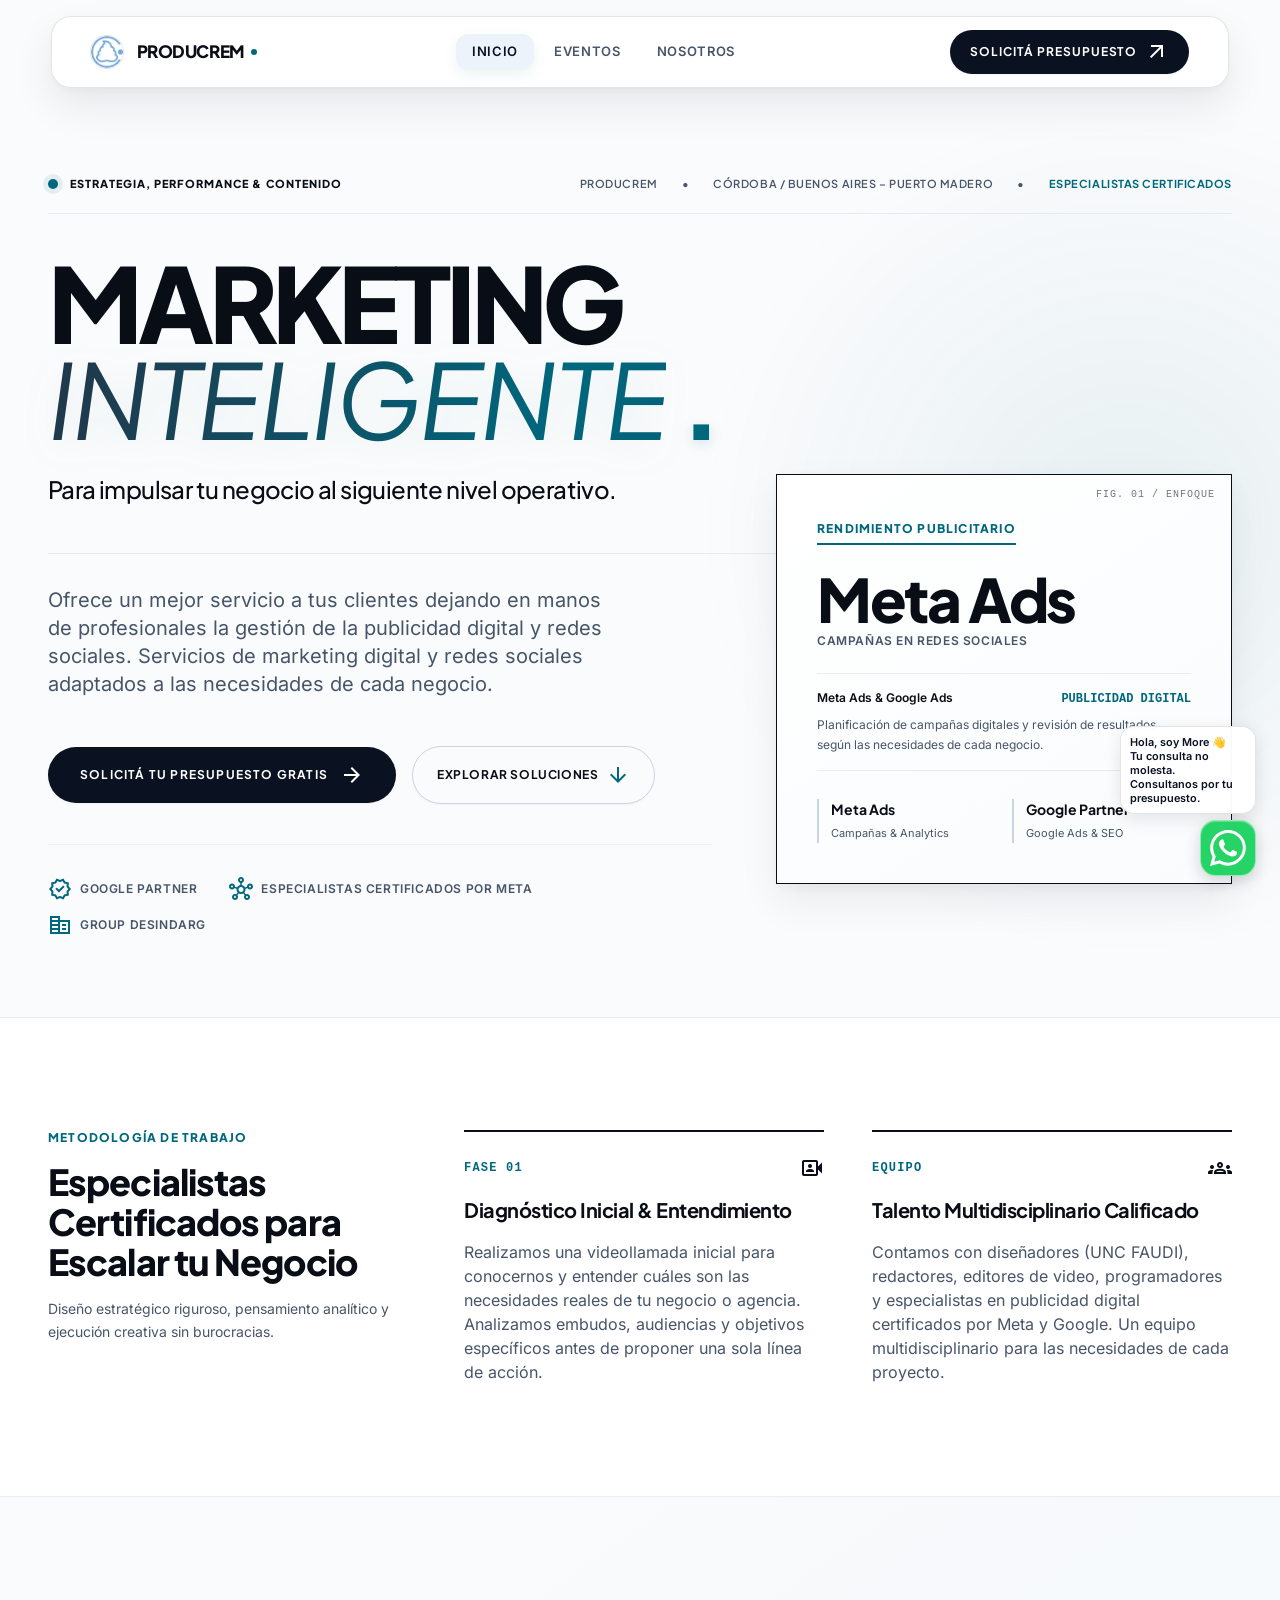
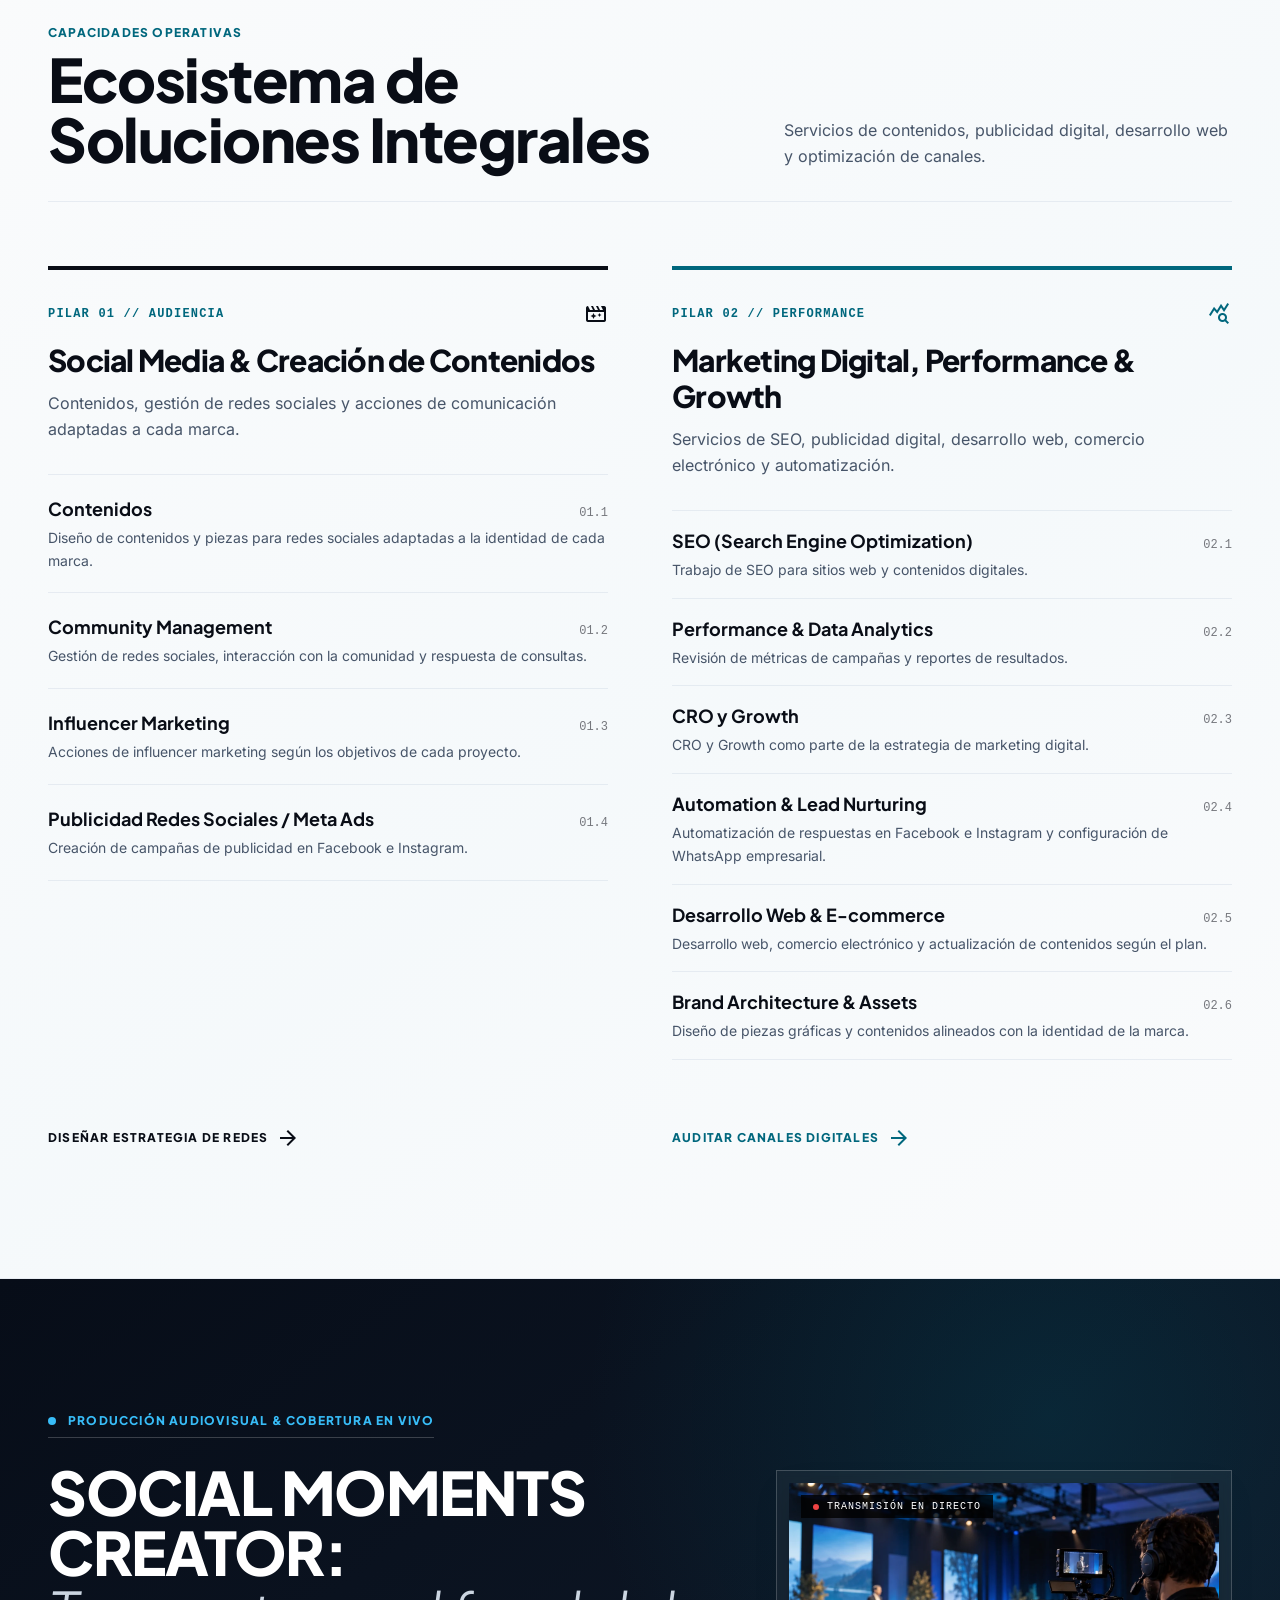
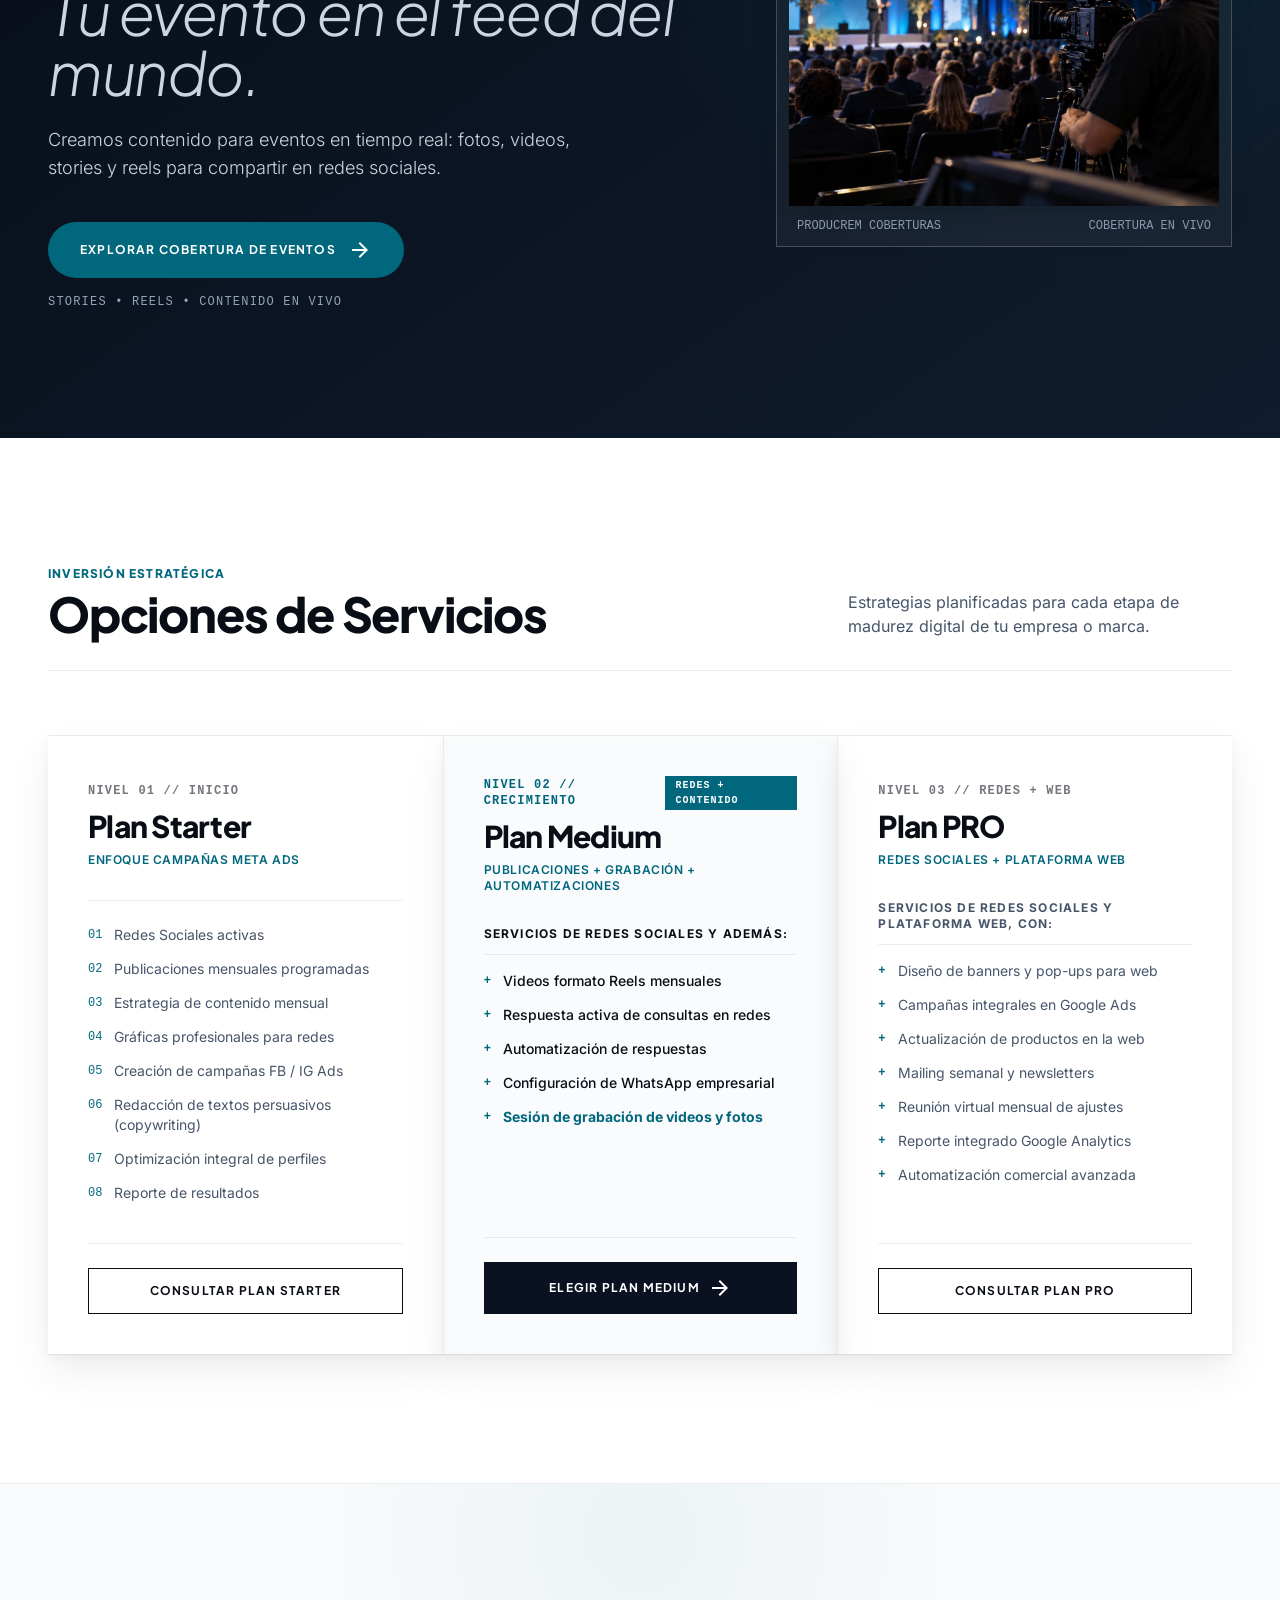
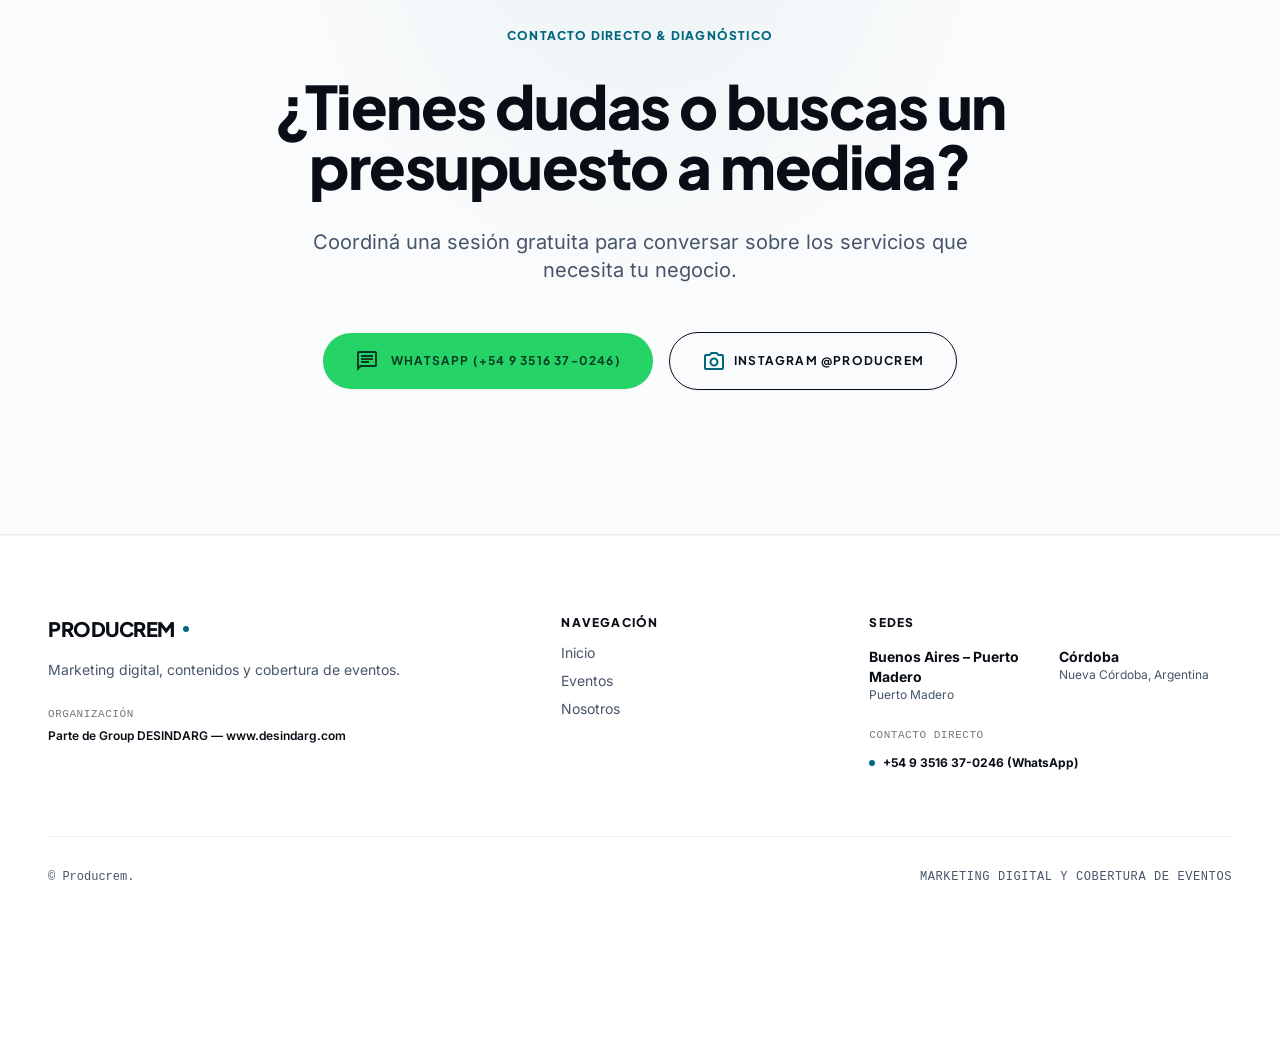
<file: index.html>
<!DOCTYPE html>

<html class="scroll-smooth" lang="es"><head>
<meta charset="utf-8"/>
<meta content="width=device-width, initial-scale=1.0" name="viewport"/>
<meta content="web_standard" name="shell-type"/>
<title>Producrem | Marketing Digital y Eventos</title>




<style>
    @layer base {
      html, body {
        margin: 0;
        padding: 0;
        text-rendering: optimizeLegibility;
        -webkit-font-smoothing: antialiased;
      }
      body {
        overscroll-behavior-y: none;
      }
    }
    ::selection {
      background-color: #00677d;
      color: #ffffff;
    }
  </style>
<link href="tailwind-home.css" rel="stylesheet"/>
<link href="fonts-home.css" rel="stylesheet"/>
<link href="site.css" rel="stylesheet"/>
<script src="site.js" defer></script>
</head>
<body class="site-home site-polished bg-background font-sans text-on-surface antialiased selection:bg-secondary selection:text-white">
<!-- 1. HEADER EDITORIAL MINIMALISTA -->
<header class="fixed top-0 left-0 right-0 z-50 w-full bg-background/90 backdrop-blur-md border-b border-outline-variant/40 transition-colors duration-200">
<div class="max-w-7xl mx-auto h-20 px-6 lg:px-12 flex items-center justify-between">
<!-- Logo Producrem -->
<a class="flex items-center gap-3.5 group" data-path="inicio" href="index.html">
<img alt="" class="w-8 h-8 rounded-full object-cover ring-1 ring-black/10 group-hover:scale-105 transition-transform" src="producrem-logo.jpg" width="150" height="150" decoding="async" fetchpriority="high"/>
<div class="flex items-center gap-1.5">
<span class="font-display font-black tracking-tight text-[17px] text-on-surface">PRODUCREM</span>
<span class="w-1.5 h-1.5 rounded-full bg-secondary inline-block"></span>
</div>
</a>
<!-- Clean Editorial Navigation -->
<nav aria-label="Navegación principal" class="hidden md:flex items-center gap-8 text-[13px] tracking-wider uppercase font-semibold text-on-surface-variant">
<a aria-current="page" class="text-on-surface border-b-2 border-primary pb-0.5" data-path="inicio" href="index.html">Inicio</a>
<a class="hover:text-on-surface transition-colors" data-path="eventos" href="eventos.html">Eventos</a>
<a class="hover:text-on-surface transition-colors" data-path="nosotros" href="nosotros.html">Nosotros</a>
</nav>
<!-- Minimal CTA -->
<div class="hidden md:flex items-center gap-4">
<a class="inline-flex items-center justify-center gap-2 px-5 py-2.5 rounded-full bg-primary text-on-primary font-display font-bold text-xs uppercase tracking-widest hover:bg-secondary transition-all duration-300 shadow-sm" href="https://wa.me/5493516370246" rel="noopener noreferrer" target="_blank">
<span>Solicitá Presupuesto</span>
<span class="material-symbols-outlined text-[15px]">arrow_outward</span>
</a>
</div>
<details class="site-mobile-menu md:hidden">
<summary aria-label="Menú de navegación"><span class="material-symbols-outlined site-menu-open-icon" aria-hidden="true">menu</span><span class="material-symbols-outlined site-menu-close-icon" aria-hidden="true">close</span></summary>
<nav class="site-mobile-panel" aria-label="Navegación móvil">
<a data-path="inicio" href="index.html" aria-current="page">Inicio</a>
<a data-path="eventos" href="eventos.html">Eventos</a>
<a data-path="nosotros" href="nosotros.html">Nosotros</a>
<a class="site-mobile-contact" href="https://wa.me/5493516370246" rel="noopener noreferrer" target="_blank">Solicitá Presupuesto</a>
</nav>
</details>
</div>
</header>
<main class="w-full pt-20">
<!-- 2. HERO EDITORIAL MONUMENTAL -->
<section class="relative w-full border-b border-outline-variant/40 pt-16 lg:pt-24 pb-20 px-6 lg:px-12 bg-background overflow-hidden">
<div class="max-w-7xl mx-auto">
<!-- Category & Volume Meta -->
<div class="flex flex-wrap items-center justify-between border-b border-outline-variant/40 pb-5 mb-10 gap-4">
<div class="flex items-center gap-3">
<span class="site-hero-kicker-dot inline-block w-2.5 h-2.5 bg-secondary rounded-full"></span>
<span class="font-display uppercase tracking-widest font-extrabold text-[11px] text-on-surface">
              Estrategia, Performance &amp; Contenido
            </span>
</div>
<div class="flex items-center gap-6 font-display text-[11px] uppercase tracking-wider text-on-surface-variant font-semibold">
<span>Producrem</span>
<span class="hidden sm:inline">•</span>
<span class="hidden sm:inline">Córdoba / Buenos Aires – Puerto Madero</span>
<span>•</span>
<span class="text-secondary font-bold">Especialistas certificados</span>
</div>
</div>
<!-- Monumental Typographic Headline -->
<div class="space-y-3 mb-12">
<h1 class="font-display font-black tracking-tightest leading-[0.92] text-[46px] sm:text-[68px] md:text-[84px] lg:text-[104px] text-on-surface uppercase">
            Marketing<br/>
<span class="site-hero-accent font-light italic tracking-tight text-on-surface-variant">Inteligente</span>
<span class="site-hero-dot inline-block text-secondary not-italic">.</span>
</h1>
<p class="font-display text-lg sm:text-2xl text-on-surface font-medium max-w-3xl pt-4 tracking-tight">
            Para impulsar tu negocio al siguiente nivel operativo.
          </p>
</div>
<!-- Two-Column Editorial Spread -->
<div class="grid grid-cols-1 lg:grid-cols-12 gap-12 lg:gap-16 pt-8 border-t border-outline-variant/40 items-start">
<!-- Column Left: Manifesto paragraph & CTAs -->
<div class="lg:col-span-7 flex flex-col justify-between h-full space-y-10">
<p class="text-on-surface-variant text-lg sm:text-xl leading-relaxed font-normal max-w-xl">
              Ofrece un mejor servicio a tus clientes dejando en manos de profesionales la gestión de la publicidad digital y redes sociales. Servicios de marketing digital y redes sociales adaptados a las necesidades de cada negocio.
            </p>
<div class="flex flex-wrap items-center gap-4 pt-2">
<a class="inline-flex items-center gap-3 px-8 py-4 bg-primary text-on-primary font-display font-bold text-xs uppercase tracking-widest rounded-full hover:bg-secondary transition-colors group shadow-sm" href="https://wa.me/5493516370246" rel="noopener noreferrer" target="_blank">
<span>Solicitá tu Presupuesto Gratis</span>
<span class="material-symbols-outlined text-[16px] group-hover:translate-x-1 transition-transform">arrow_forward</span>
</a>
<a class="inline-flex items-center gap-2 px-6 py-4 border border-outline-variant text-on-surface font-display font-bold text-xs uppercase tracking-wider rounded-full hover:border-on-surface transition-colors" href="#ecosistema">
<span>Explorar Soluciones</span>
<span class="material-symbols-outlined text-[16px] text-secondary">arrow_downward</span>
</a>
</div>
<!-- Certified Endorsement Line -->
<div class="pt-8 border-t border-outline-variant/30 flex flex-wrap items-center gap-y-3 gap-x-8 text-xs uppercase tracking-wider font-semibold text-on-surface-variant">
<div class="flex items-center gap-2">
<span class="material-symbols-outlined text-secondary text-[18px]">verified</span>
<span>Google Partner</span>
</div>
<div class="flex items-center gap-2">
<span class="material-symbols-outlined text-secondary text-[18px]">hub</span>
<span>Especialistas certificados por Meta</span>
</div>
<div class="flex items-center gap-2">
<span class="material-symbols-outlined text-secondary text-[18px]">corporate_fare</span>
<span>Group DESINDARG</span>
</div>
</div>
</div>
<!-- Column Right: Editorial Architecture Frame (No floating generic card) -->
<div class="lg:col-span-5">
<div class="site-feature-card border border-on-surface bg-surface-container-lowest p-8 lg:p-10 relative">
<!-- Corner index mark -->
<span class="absolute top-3 right-4 font-mono text-[10px] uppercase tracking-widest text-outline">FIG. 01 / ENFOQUE</span>
<div class="space-y-6">
<div class="inline-block border-b-2 border-secondary pb-1">
<span class="font-display text-xs uppercase tracking-widest font-extrabold text-secondary">Rendimiento Publicitario</span>
</div>
<div>
<div class="font-display font-black text-5xl sm:text-6xl text-on-surface tracking-tighter leading-none mb-1">
                    Meta Ads
                  </div>
<p class="font-sans text-xs text-on-surface-variant uppercase tracking-wider font-semibold">
                    Campañas en redes sociales
                  </p>
</div>
<div class="py-4 border-y border-outline-variant/40 space-y-2">
<div class="flex justify-between items-baseline text-xs">
<span class="font-semibold text-on-surface">Meta Ads &amp; Google Ads</span>
<span class="font-mono text-secondary font-bold">PUBLICIDAD DIGITAL</span>
</div>
<p class="text-xs text-on-surface-variant leading-relaxed">
                    Planificación de campañas digitales y revisión de resultados según las necesidades de cada negocio.
                  </p>
</div>
<div class="grid grid-cols-2 gap-4 pt-1">
<div class="border-l-2 border-outline-variant pl-3">
<span class="block font-display font-bold text-sm text-on-surface">Meta Ads</span>
<span class="text-[11px] text-on-surface-variant">Campañas &amp; Analytics</span>
</div>
<div class="border-l-2 border-outline-variant pl-3">
<span class="block font-display font-bold text-sm text-on-surface">Google Partner</span>
<span class="text-[11px] text-on-surface-variant">Google Ads &amp; SEO</span>
</div>
</div>
</div>
</div>
</div>
</div>
</div>
</section>
<!-- 3. MANIFIESTO Y VALOR: Editorial Text & Method -->
<section class="w-full border-b border-outline-variant/40 px-6 lg:px-12 py-20 lg:py-28 bg-white">
<div class="max-w-7xl mx-auto">
<div class="grid grid-cols-1 lg:grid-cols-12 gap-12 lg:gap-16">
<!-- Left: Subheader -->
<div class="lg:col-span-4 space-y-4">
<span class="font-display text-xs uppercase tracking-widest font-extrabold text-secondary block">
              Metodología de Trabajo
            </span>
<h2 class="font-display font-extrabold text-3xl sm:text-4xl text-on-surface tracking-tight leading-tight">
              Especialistas Certificados para Escalar tu Negocio
            </h2>
<p class="text-on-surface-variant text-sm leading-relaxed">
              Diseño estratégico riguroso, pensamiento analítico y ejecución creativa sin burocracias.
            </p>
</div>
<!-- Right: Two Long-form Editorial Columns -->
<div class="lg:col-span-8 grid grid-cols-1 md:grid-cols-2 gap-8 lg:gap-12">
<div class="site-method-card border-t-2 border-on-surface pt-6 space-y-4">
<div class="flex items-center justify-between">
<span class="font-mono text-xs font-bold text-secondary tracking-widest">FASE 01</span>
<span class="material-symbols-outlined text-on-surface text-[22px]">video_camera_front</span>
</div>
<h3 class="font-display font-bold text-xl text-on-surface tracking-tight">
                Diagnóstico Inicial &amp; Entendimiento
              </h3>
<p class="text-on-surface-variant text-sm sm:text-base leading-relaxed">
                Realizamos una videollamada inicial para conocernos y entender cuáles son las necesidades reales de tu negocio o agencia. Analizamos embudos, audiencias y objetivos específicos antes de proponer una sola línea de acción.
              </p>
</div>
<div class="site-method-card border-t-2 border-on-surface pt-6 space-y-4">
<div class="flex items-center justify-between">
<span class="font-mono text-xs font-bold text-secondary tracking-widest">EQUIPO</span>
<span class="material-symbols-outlined text-on-surface text-[22px]">groups</span>
</div>
<h3 class="font-display font-bold text-xl text-on-surface tracking-tight">
                Talento Multidisciplinario Calificado
              </h3>
<p class="text-on-surface-variant text-sm sm:text-base leading-relaxed">
                Contamos con diseñadores (UNC FAUDI), redactores, editores de video, programadores y especialistas en publicidad digital certificados por Meta y Google. Un equipo multidisciplinario para las necesidades de cada proyecto.
              </p>
</div>
</div>
</div>
</div>
</section>
<!-- 4. ECOSISTEMA DE SOLUCIONES: Editorial Spread & Typographic Hierarchy -->
<section class="w-full border-b border-outline-variant/40 px-6 lg:px-12 py-20 lg:py-32 bg-background" id="ecosistema">
<div class="max-w-7xl mx-auto">
<!-- Header -->
<div class="flex flex-col lg:flex-row lg:items-end justify-between border-b border-outline-variant/40 pb-8 mb-16 gap-6">
<div class="max-w-2xl">
<span class="font-display text-xs uppercase tracking-widest font-extrabold text-secondary block mb-2">
              Capacidades Operativas
            </span>
<h2 class="font-display font-black text-3xl sm:text-5xl lg:text-6xl text-on-surface tracking-tight">
              Ecosistema de Soluciones Integrales
            </h2>
</div>
<p class="text-on-surface-variant text-base max-w-md font-normal leading-relaxed">
            Servicios de contenidos, publicidad digital, desarrollo web y optimización de canales.
          </p>
</div>
<!-- 2 Massive Editorial Pillars -->
<div class="grid grid-cols-1 lg:grid-cols-2 gap-12 lg:gap-16">
<!-- Pillar 1: Social Media & Contenidos -->
<div class="flex flex-col justify-between border-t-4 border-on-surface pt-8 space-y-10">
<div>
<div class="flex items-center justify-between mb-4">
<span class="font-mono text-xs font-bold uppercase tracking-widest text-secondary">PILAR 01 // AUDIENCIA</span>
<span class="material-symbols-outlined text-on-surface text-[26px]">movie_filter</span>
</div>
<h3 class="font-display font-extrabold text-2xl sm:text-3xl text-on-surface tracking-tight mb-3">
                Social Media &amp; Creación de Contenidos
              </h3>
<p class="text-on-surface-variant text-base leading-relaxed mb-8">
                Contenidos, gestión de redes sociales y acciones de comunicación adaptadas a cada marca.
              </p>
<!-- Typographic Line Items -->
<div class="divide-y divide-outline-variant/40 border-y border-outline-variant/40">
<div class="py-5 group">
<div class="flex items-baseline justify-between gap-4 mb-1">
<span class="font-display font-bold text-lg text-on-surface">Contenidos</span>
<span class="font-mono text-xs text-outline group-hover:text-secondary transition-colors">01.1</span>
</div>
<p class="text-sm text-on-surface-variant leading-relaxed">
                    Diseño de contenidos y piezas para redes sociales adaptadas a la identidad de cada marca.
                  </p>
</div>
<div class="py-5 group">
<div class="flex items-baseline justify-between gap-4 mb-1">
<span class="font-display font-bold text-lg text-on-surface">Community Management</span>
<span class="font-mono text-xs text-outline group-hover:text-secondary transition-colors">01.2</span>
</div>
<p class="text-sm text-on-surface-variant leading-relaxed">
                    Gestión de redes sociales, interacción con la comunidad y respuesta de consultas.
                  </p>
</div>
<div class="py-5 group">
<div class="flex items-baseline justify-between gap-4 mb-1">
<span class="font-display font-bold text-lg text-on-surface">Influencer Marketing</span>
<span class="font-mono text-xs text-outline group-hover:text-secondary transition-colors">01.3</span>
</div>
<p class="text-sm text-on-surface-variant leading-relaxed">
                    Acciones de influencer marketing según los objetivos de cada proyecto.
                  </p>
</div>
<div class="py-5 group">
<div class="flex items-baseline justify-between gap-4 mb-1">
<span class="font-display font-bold text-lg text-on-surface">Publicidad Redes Sociales / Meta Ads</span>
<span class="font-mono text-xs text-outline group-hover:text-secondary transition-colors">01.4</span>
</div>
<p class="text-sm text-on-surface-variant leading-relaxed">
                    Creación de campañas de publicidad en Facebook e Instagram.
                  </p>
</div>
</div>
</div>
<div class="pt-6">
<a class="inline-flex items-center gap-2 font-display text-xs uppercase tracking-widest font-extrabold text-on-surface hover:text-secondary transition-colors" href="https://wa.me/5493516370246" rel="noopener noreferrer" target="_blank">
<span>Diseñar estrategia de redes</span>
<span class="material-symbols-outlined text-[16px]">arrow_forward</span>
</a>
</div>
</div>
<!-- Pillar 2: Marketing Digital & Performance -->
<div class="flex flex-col justify-between border-t-4 border-secondary pt-8 space-y-10">
<div>
<div class="flex items-center justify-between mb-4">
<span class="font-mono text-xs font-bold uppercase tracking-widest text-secondary">PILAR 02 // PERFORMANCE</span>
<span class="material-symbols-outlined text-secondary text-[26px]">query_stats</span>
</div>
<h3 class="font-display font-extrabold text-2xl sm:text-3xl text-on-surface tracking-tight mb-3">
                Marketing Digital, Performance &amp; Growth
              </h3>
<p class="text-on-surface-variant text-base leading-relaxed mb-8">
                Servicios de SEO, publicidad digital, desarrollo web, comercio electrónico y automatización.
              </p>
<!-- Typographic Line Items -->
<div class="divide-y divide-outline-variant/40 border-y border-outline-variant/40">
<div class="py-4 group">
<div class="flex items-baseline justify-between gap-4 mb-1">
<span class="font-display font-bold text-lg text-on-surface">SEO (Search Engine Optimization)</span>
<span class="font-mono text-xs text-outline group-hover:text-secondary transition-colors">02.1</span>
</div>
<p class="text-sm text-on-surface-variant leading-relaxed">
                    Trabajo de SEO para sitios web y contenidos digitales.
                  </p>
</div>
<div class="py-4 group">
<div class="flex items-baseline justify-between gap-4 mb-1">
<span class="font-display font-bold text-lg text-on-surface">Performance &amp; Data Analytics</span>
<span class="font-mono text-xs text-outline group-hover:text-secondary transition-colors">02.2</span>
</div>
<p class="text-sm text-on-surface-variant leading-relaxed">
                    Revisión de métricas de campañas y reportes de resultados.
                  </p>
</div>
<div class="py-4 group">
<div class="flex items-baseline justify-between gap-4 mb-1">
<span class="font-display font-bold text-lg text-on-surface">CRO y Growth</span>
<span class="font-mono text-xs text-outline group-hover:text-secondary transition-colors">02.3</span>
</div>
<p class="text-sm text-on-surface-variant leading-relaxed">
                    CRO y Growth como parte de la estrategia de marketing digital.
                  </p>
</div>
<div class="py-4 group">
<div class="flex items-baseline justify-between gap-4 mb-1">
<span class="font-display font-bold text-lg text-on-surface">Automation &amp; Lead Nurturing</span>
<span class="font-mono text-xs text-outline group-hover:text-secondary transition-colors">02.4</span>
</div>
<p class="text-sm text-on-surface-variant leading-relaxed">
                    Automatización de respuestas en Facebook e Instagram y configuración de WhatsApp empresarial.
                  </p>
</div>
<div class="py-4 group">
<div class="flex items-baseline justify-between gap-4 mb-1">
<span class="font-display font-bold text-lg text-on-surface">Desarrollo Web &amp; E-commerce</span>
<span class="font-mono text-xs text-outline group-hover:text-secondary transition-colors">02.5</span>
</div>
<p class="text-sm text-on-surface-variant leading-relaxed">
                    Desarrollo web, comercio electrónico y actualización de contenidos según el plan.
                  </p>
</div>
<div class="py-4 group">
<div class="flex items-baseline justify-between gap-4 mb-1">
<span class="font-display font-bold text-lg text-on-surface">Brand Architecture &amp; Assets</span>
<span class="font-mono text-xs text-outline group-hover:text-secondary transition-colors">02.6</span>
</div>
<p class="text-sm text-on-surface-variant leading-relaxed">
                    Diseño de piezas gráficas y contenidos alineados con la identidad de la marca.
                  </p>
</div>
</div>
</div>
<div class="pt-6">
<a class="inline-flex items-center gap-2 font-display text-xs uppercase tracking-widest font-extrabold text-secondary hover:text-on-surface transition-colors" href="https://wa.me/5493516370246" rel="noopener noreferrer" target="_blank">
<span>Auditar canales digitales</span>
<span class="material-symbols-outlined text-[16px]">arrow_forward</span>
</a>
</div>
</div>
</div>
</div>
</section>
<!-- 5. BANNER EDITORIAL DE EVENTOS: Cinematográfico a sangre / Midnight architecture -->
<section class="w-full bg-[#070d18] text-white py-20 lg:py-32 px-6 lg:px-12 relative overflow-hidden">
<div class="max-w-7xl mx-auto relative z-10">
<div class="grid grid-cols-1 lg:grid-cols-12 gap-12 lg:gap-16 items-center">
<!-- Left Column -->
<div class="lg:col-span-7 space-y-6">
<div class="inline-flex items-center gap-3 border-b border-white/20 pb-2">
<span class="w-2 h-2 rounded-full bg-secondary-container animate-pulse"></span>
<span class="font-display uppercase tracking-widest font-extrabold text-xs text-secondary-container">
                Producción Audiovisual &amp; Cobertura en Vivo
              </span>
</div>
<h2 class="font-display font-black text-3xl sm:text-5xl lg:text-6xl tracking-tight leading-tight uppercase">
              Social Moments Creator: <br/>
<span class="font-light italic text-slate-300 normal-case">Tu evento en el feed del mundo.</span>
</h2>
<p class="text-slate-300 text-base sm:text-lg font-light leading-relaxed max-w-xl">
              Creamos contenido para eventos en tiempo real: fotos, videos, stories y reels para compartir en redes sociales.
            </p>
<div class="pt-4 flex flex-wrap items-center gap-4">
<a class="inline-flex items-center gap-3 px-8 py-4 bg-secondary text-white font-display font-bold text-xs uppercase tracking-widest rounded-full hover:bg-white hover:text-primary transition-all duration-300" data-path="eventos" href="eventos.html">
<span>Explorar Cobertura de Eventos</span>
<span class="material-symbols-outlined text-[16px]">arrow_forward</span>
</a>
<span class="text-xs uppercase tracking-widest text-slate-400 font-mono">Stories • Reels • Contenido en vivo</span>
</div>
</div>
<!-- Right Column: Cinematic Photography Spread Frame -->
<div class="lg:col-span-5">
<div class="relative border border-white/20 p-2 sm:p-3 bg-white/5 backdrop-blur-sm">
<div class="site-social-frame relative w-full aspect-[4/3] overflow-hidden">
<div class="w-full h-full bg-cover bg-center transition-transform duration-700 hover:scale-105" role="img" aria-label="Camarógrafo cubriendo una conferencia corporativa." style="background-image: url('inicio-cobertura-evento.webp')"></div>
<div class="absolute top-3 left-3 px-3 py-1 bg-black/80 text-white font-mono text-[10px] uppercase tracking-widest flex items-center gap-2">
<span class="w-1.5 h-1.5 rounded-full bg-red-500 animate-pulse"></span>
<span>TRANSMISIÓN EN DIRECTO</span>
</div>
</div>
<div class="pt-3 px-2 flex items-center justify-between font-mono text-xs text-slate-400">
<span>PRODUCREM COBERTURAS</span>
<span>COBERTURA EN VIVO</span>
</div>
</div>
</div>
</div>
</div>
</section>
<!-- 6. ESTRUCTURA DE PLANES TRANSPARENTES: Editorial Pricing Table -->
<section class="w-full border-b border-outline-variant/40 px-6 lg:px-12 py-20 lg:py-32 bg-white">
<div class="max-w-7xl mx-auto">
<div class="flex flex-col md:flex-row md:items-end justify-between border-b border-outline-variant/40 pb-8 mb-16 gap-6">
<div class="max-w-2xl">
<span class="font-display text-xs uppercase tracking-widest font-extrabold text-secondary block mb-2">
              Inversión Estratégica
            </span>
<h2 class="font-display font-black text-3xl sm:text-5xl text-on-surface tracking-tight">
              Opciones de Servicios
            </h2>
</div>
<p class="text-on-surface-variant text-base max-w-sm font-normal">
            Estrategias planificadas para cada etapa de madurez digital de tu empresa o marca.
          </p>
</div>
<!-- 3-Column Integrated Editorial Matrix (No cards, pure typographic architecture) -->
<div class="grid grid-cols-1 lg:grid-cols-3 border-y border-outline-variant/40 divide-y lg:divide-y-0 lg:divide-x divide-outline-variant/40">
<!-- Column 1: Starter -->
<div class="site-plan p-8 lg:p-10 flex flex-col justify-between space-y-10">
<div>
<div class="space-y-2 mb-8">
<span class="font-mono text-xs uppercase tracking-widest text-outline font-bold">NIVEL 01 // INICIO</span>
<h3 class="font-display font-extrabold text-3xl text-on-surface tracking-tight">Plan Starter</h3>
<p class="text-xs uppercase tracking-wider font-semibold text-secondary">Enfoque Campañas Meta Ads</p>
</div>
<ul class="space-y-3.5 text-sm text-on-surface-variant border-t border-outline-variant/40 pt-6">
<li class="flex items-start gap-3">
<span class="font-mono text-secondary text-xs mt-0.5">01</span>
<span>Redes Sociales activas</span>
</li>
<li class="flex items-start gap-3">
<span class="font-mono text-secondary text-xs mt-0.5">02</span>
<span>Publicaciones mensuales programadas</span>
</li>
<li class="flex items-start gap-3">
<span class="font-mono text-secondary text-xs mt-0.5">03</span>
<span>Estrategia de contenido mensual</span>
</li>
<li class="flex items-start gap-3">
<span class="font-mono text-secondary text-xs mt-0.5">04</span>
<span>Gráficas profesionales para redes</span>
</li>
<li class="flex items-start gap-3">
<span class="font-mono text-secondary text-xs mt-0.5">05</span>
<span>Creación de campañas FB / IG Ads</span>
</li>
<li class="flex items-start gap-3">
<span class="font-mono text-secondary text-xs mt-0.5">06</span>
<span>Redacción de textos persuasivos (copywriting)</span>
</li>
<li class="flex items-start gap-3">
<span class="font-mono text-secondary text-xs mt-0.5">07</span>
<span>Optimización integral de perfiles</span>
</li>
<li class="flex items-start gap-3">
<span class="font-mono text-secondary text-xs mt-0.5">08</span>
<span>Reporte de resultados</span>
</li>
</ul>
</div>
<div class="pt-6 border-t border-outline-variant/40">
<a class="w-full inline-flex items-center justify-center py-3.5 border border-on-surface text-on-surface font-display font-bold text-xs uppercase tracking-widest hover:bg-on-surface hover:text-white transition-colors" href="https://wa.me/5493516370246?text=Hola,%20me%20interesa%20el%20Plan%20Starter" rel="noopener noreferrer" target="_blank">
<span>Consultar Plan Starter</span>
</a>
</div>
</div>
<!-- Column 2: Medium (Destacado por contraste editorial) -->
<div class="site-plan p-8 lg:p-10 flex flex-col justify-between space-y-10 bg-slate-50/80 border-t-4 lg:border-t-0 lg:border-t-4 border-secondary relative">
<div>
<div class="space-y-2 mb-8">
<div class="flex items-center justify-between">
<span class="font-mono text-xs uppercase tracking-widest text-secondary font-bold">NIVEL 02 // CRECIMIENTO</span>
<span class="px-2.5 py-0.5 bg-secondary text-white font-mono text-[10px] uppercase tracking-widest font-bold">REDES + CONTENIDO</span>
</div>
<h3 class="font-display font-extrabold text-3xl text-on-surface tracking-tight">Plan Medium</h3>
<p class="text-xs uppercase tracking-wider font-semibold text-secondary">Publicaciones + Grabación + Automatizaciones</p>
</div>
<div class="text-xs uppercase tracking-widest font-bold text-on-surface pb-3 border-b border-outline-variant/40">
                Servicios de redes sociales y además:
              </div>
<ul class="space-y-3.5 text-sm text-on-surface font-medium pt-4">
<li class="flex items-start gap-3">
<span class="font-mono text-secondary text-xs mt-0.5 font-bold">+</span>
<span>Videos formato Reels mensuales</span>
</li>
<li class="flex items-start gap-3">
<span class="font-mono text-secondary text-xs mt-0.5 font-bold">+</span>
<span>Respuesta activa de consultas en redes</span>
</li>
<li class="flex items-start gap-3">
<span class="font-mono text-secondary text-xs mt-0.5 font-bold">+</span>
<span>Automatización de respuestas</span>
</li>
<li class="flex items-start gap-3">
<span class="font-mono text-secondary text-xs mt-0.5 font-bold">+</span>
<span>Configuración de WhatsApp empresarial</span>
</li>
<li class="flex items-start gap-3">
<span class="font-mono text-secondary text-xs mt-0.5 font-bold">+</span>
<span class="font-bold text-secondary">Sesión de grabación de videos y fotos</span>
</li>
</ul>
</div>
<div class="pt-6 border-t border-outline-variant/40">
<a class="w-full inline-flex items-center justify-center gap-2 py-3.5 bg-primary text-white font-display font-bold text-xs uppercase tracking-widest hover:bg-secondary transition-colors" href="https://wa.me/5493516370246?text=Hola,%20me%20interesa%20el%20Plan%20Medium" rel="noopener noreferrer" target="_blank">
<span>Elegir Plan Medium</span>
<span class="material-symbols-outlined text-[16px]">arrow_forward</span>
</a>
</div>
</div>
<!-- Column 3: PRO -->
<div class="site-plan p-8 lg:p-10 flex flex-col justify-between space-y-10">
<div>
<div class="space-y-2 mb-8">
<span class="font-mono text-xs uppercase tracking-widest text-outline font-bold">NIVEL 03 // REDES + WEB</span>
<h3 class="font-display font-extrabold text-3xl text-on-surface tracking-tight">Plan PRO</h3>
<p class="text-xs uppercase tracking-wider font-semibold text-secondary">Redes Sociales + Plataforma Web</p>
</div>
<div class="text-xs uppercase tracking-widest font-bold text-on-surface-variant pb-3 border-b border-outline-variant/40">
                Servicios de redes sociales y plataforma web, con:
              </div>
<ul class="space-y-3.5 text-sm text-on-surface-variant pt-4">
<li class="flex items-start gap-3">
<span class="font-mono text-secondary text-xs mt-0.5 font-bold">+</span>
<span>Diseño de banners y pop-ups para web</span>
</li>
<li class="flex items-start gap-3">
<span class="font-mono text-secondary text-xs mt-0.5 font-bold">+</span>
<span>Campañas integrales en Google Ads</span>
</li>
<li class="flex items-start gap-3">
<span class="font-mono text-secondary text-xs mt-0.5 font-bold">+</span>
<span>Actualización de productos en la web</span>
</li>
<li class="flex items-start gap-3">
<span class="font-mono text-secondary text-xs mt-0.5 font-bold">+</span>
<span>Mailing semanal y newsletters</span>
</li>
<li class="flex items-start gap-3">
<span class="font-mono text-secondary text-xs mt-0.5 font-bold">+</span>
<span>Reunión virtual mensual de ajustes</span>
</li>
<li class="flex items-start gap-3">
<span class="font-mono text-secondary text-xs mt-0.5 font-bold">+</span>
<span>Reporte integrado Google Analytics</span>
</li>
<li class="flex items-start gap-3">
<span class="font-mono text-secondary text-xs mt-0.5 font-bold">+</span>
<span>Automatización comercial avanzada</span>
</li>
</ul>
</div>
<div class="pt-6 border-t border-outline-variant/40">
<a class="w-full inline-flex items-center justify-center py-3.5 border border-on-surface text-on-surface font-display font-bold text-xs uppercase tracking-widest hover:bg-on-surface hover:text-white transition-colors" href="https://wa.me/5493516370246?text=Hola,%20me%20interesa%20el%20Plan%20PRO" rel="noopener noreferrer" target="_blank">
<span>Consultar Plan PRO</span>
</a>
</div>
</div>
</div>
</div>
</section>
<!-- 7. CIERRE / CONVERSIÓN: Editorial Statement -->
<section class="w-full px-6 lg:px-12 py-24 lg:py-36 bg-background">
<div class="max-w-5xl mx-auto text-center space-y-8">
<span class="font-display text-xs uppercase tracking-widest font-extrabold text-secondary block">
          Contacto Directo &amp; Diagnóstico
        </span>
<h2 class="font-display font-black text-4xl sm:text-6xl text-on-surface tracking-tight leading-tight">
          ¿Tienes dudas o buscas un presupuesto a medida?
        </h2>
<p class="text-on-surface-variant text-lg sm:text-xl font-normal max-w-2xl mx-auto leading-relaxed">
          Coordiná una sesión gratuita para conversar sobre los servicios que necesita tu negocio.
        </p>
<div class="pt-4 flex flex-wrap items-center justify-center gap-4">
<a class="site-whatsapp-cta inline-flex items-center gap-3 px-8 py-4 bg-primary text-white font-display font-bold text-xs uppercase tracking-widest rounded-full hover:bg-secondary transition-colors shadow-sm" href="https://wa.me/5493516370246" rel="noopener noreferrer" target="_blank">
<span class="material-symbols-outlined text-[18px]">chat</span>
<span>WhatsApp (+54 9 3516 37-0246)</span>
</a>
<a class="inline-flex items-center gap-2 px-8 py-4 border border-on-surface text-on-surface font-display font-bold text-xs uppercase tracking-widest rounded-full hover:bg-on-surface hover:text-white transition-colors" href="https://instagram.com/producrem" rel="noopener noreferrer" target="_blank">
<span class="material-symbols-outlined text-[18px] text-secondary">photo_camera</span>
<span>Instagram @producrem</span>
</a>
</div>
</div>
</section>
</main>
<!-- 8. FOOTER EDITORIAL CONSOLIDADO -->
<footer class="w-full border-t border-outline-variant/40 bg-white">
<div class="max-w-7xl mx-auto px-6 lg:px-12 py-16 lg:py-20">
<div class="grid grid-cols-1 md:grid-cols-12 gap-12 pb-16 border-b border-outline-variant/40">
<!-- Brand & Group DESINDARG -->
<div class="md:col-span-5 space-y-4">
<div class="flex items-center gap-2">
<span class="font-display font-black tracking-tight text-xl text-on-surface">PRODUCREM</span>
<span class="w-1.5 h-1.5 rounded-full bg-secondary"></span>
</div>
<p class="text-on-surface-variant text-sm leading-relaxed max-w-sm">
            Marketing digital, contenidos y cobertura de eventos.
          </p>
<div class="pt-2">
<span class="font-mono text-[11px] uppercase tracking-wider text-outline block">Organización</span>
<a class="text-xs font-semibold text-on-surface hover:text-secondary transition-colors" href="https://www.desindarg.com" rel="noopener noreferrer" target="_blank">
              Parte de Group DESINDARG — www.desindarg.com
            </a>
</div>
</div>
<!-- Navigation -->
<div class="md:col-span-3 space-y-3">
<span class="font-display text-xs uppercase tracking-widest font-extrabold text-on-surface block">
            Navegación
          </span>
<ul class="space-y-2 text-sm text-on-surface-variant">
<li><a class="hover:text-on-surface transition-colors" data-path="inicio" href="index.html">Inicio</a></li>
<li><a class="hover:text-on-surface transition-colors" data-path="eventos" href="eventos.html">Eventos</a></li>
<li><a class="hover:text-on-surface transition-colors" data-path="nosotros" href="nosotros.html">Nosotros</a></li>
</ul>
</div>
<!-- Sedes & Contacto -->
<div class="md:col-span-4 space-y-4">
<span class="font-display text-xs uppercase tracking-widest font-extrabold text-on-surface block">
            Sedes
          </span>
<div class="grid grid-cols-2 gap-4 text-sm">
<div>
<p class="font-bold text-on-surface">Buenos Aires – Puerto Madero</p>
<p class="text-xs text-on-surface-variant">Puerto Madero</p>
</div>
<div>
<p class="font-bold text-on-surface">Córdoba</p>
<p class="text-xs text-on-surface-variant">Nueva Córdoba, Argentina</p>
</div>
</div>
<div class="pt-2">
<span class="font-mono text-[11px] uppercase tracking-wider text-outline block mb-1">Contacto Directo</span>
<a class="inline-flex items-center gap-2 text-xs font-bold text-on-surface hover:text-secondary transition-colors" href="https://wa.me/5493516370246" rel="noopener noreferrer" target="_blank">
<span class="w-1.5 h-1.5 rounded-full bg-secondary"></span>
              +54 9 3516 37-0246 (WhatsApp)
            </a>
</div>
</div>
</div>
<!-- Copyright strip -->
<div class="pt-8 flex flex-col sm:flex-row items-center justify-between gap-4 font-mono text-xs text-on-surface-variant">
<p>© Producrem.</p>
<p class="uppercase tracking-wider">Marketing digital y cobertura de eventos</p>
</div>
</div>
</footer>
<a class="site-whatsapp-float" href="https://wa.me/5493516370246?text=Hola%2C%20More.%20Quisiera%20consultar%20por%20un%20presupuesto." target="_blank" rel="noopener noreferrer" aria-label="WhatsApp de Producrem. Hola, soy More. Tu consulta no molesta. Consultanos por tu presupuesto. Abre una pestaña nueva" title="Escribir por WhatsApp"><span class="site-whatsapp-message">Hola, soy More 👋<br/>Tu consulta no molesta.<br/>Consultanos por tu presupuesto.</span><span class="site-whatsapp-icon"><img src="whatsapp-icon.svg" alt="" width="28" height="28" aria-hidden="true"/></span></a>
</body></html>
</file>
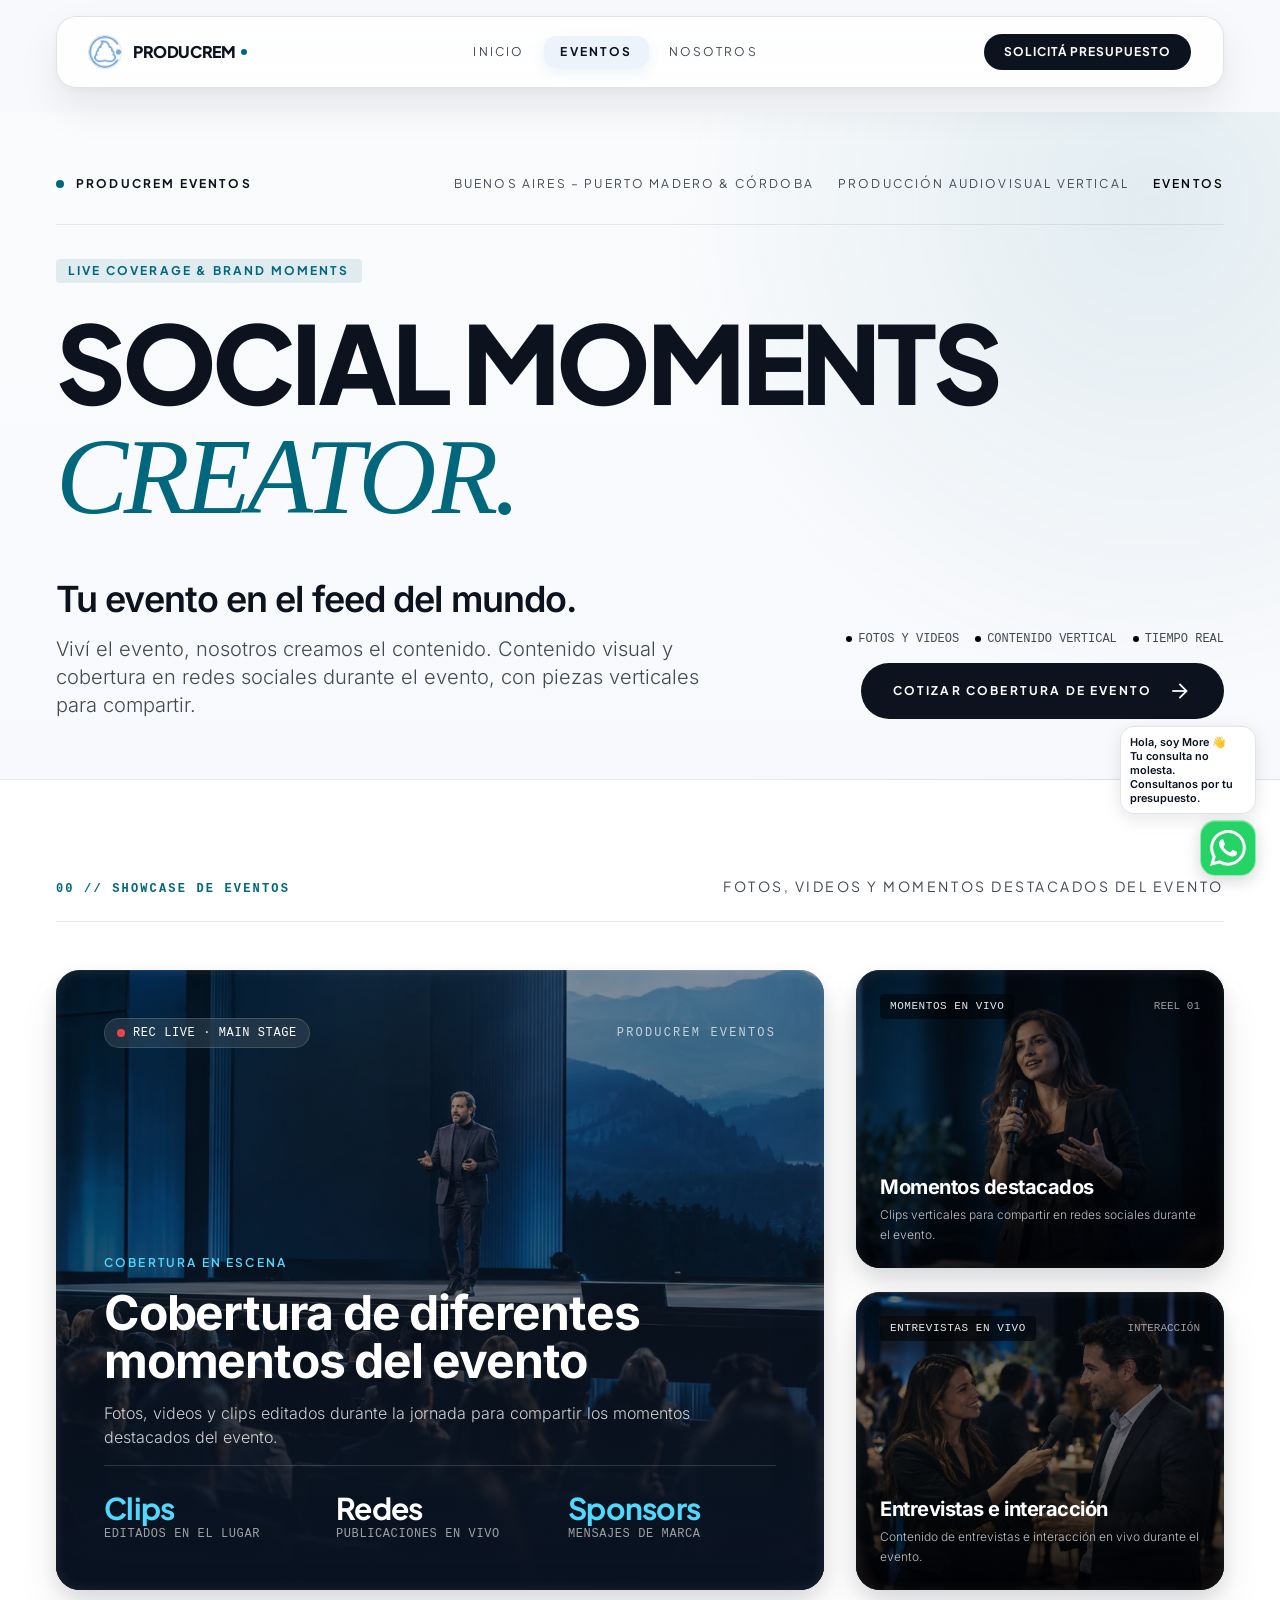
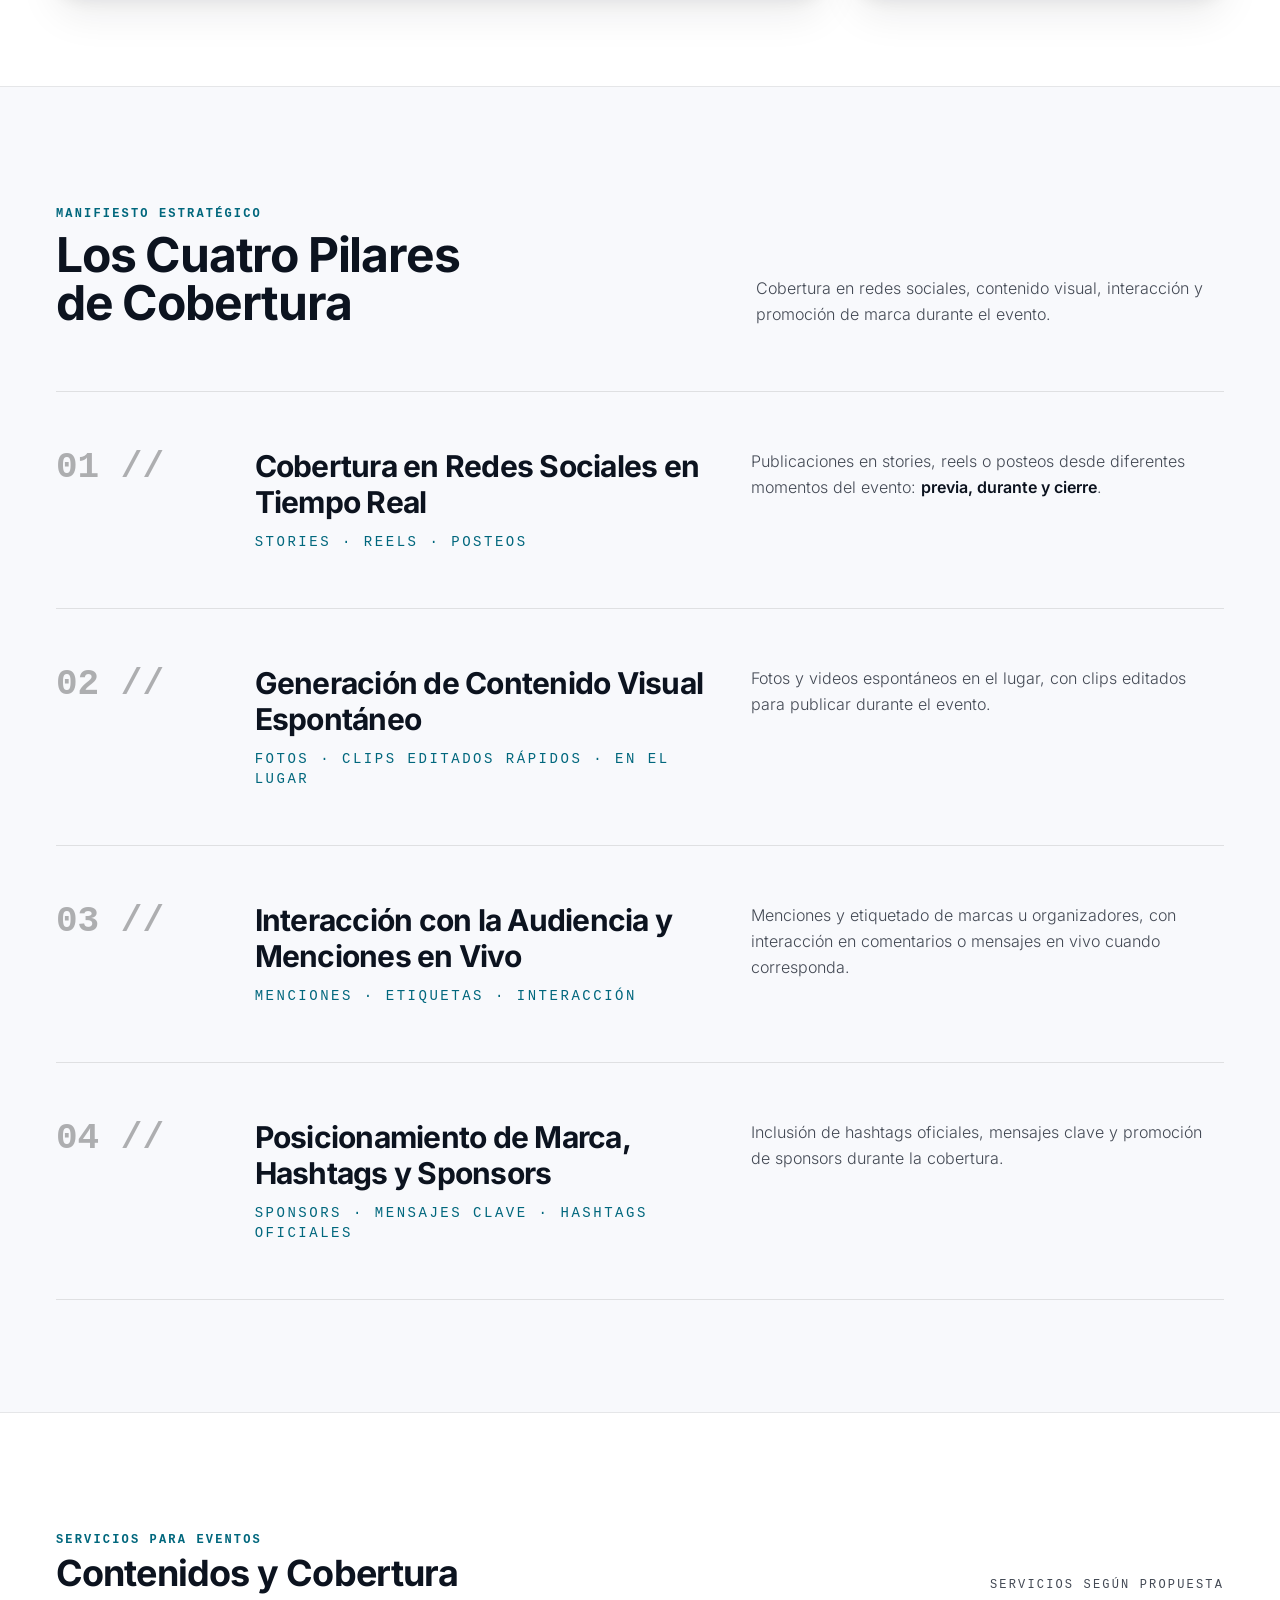
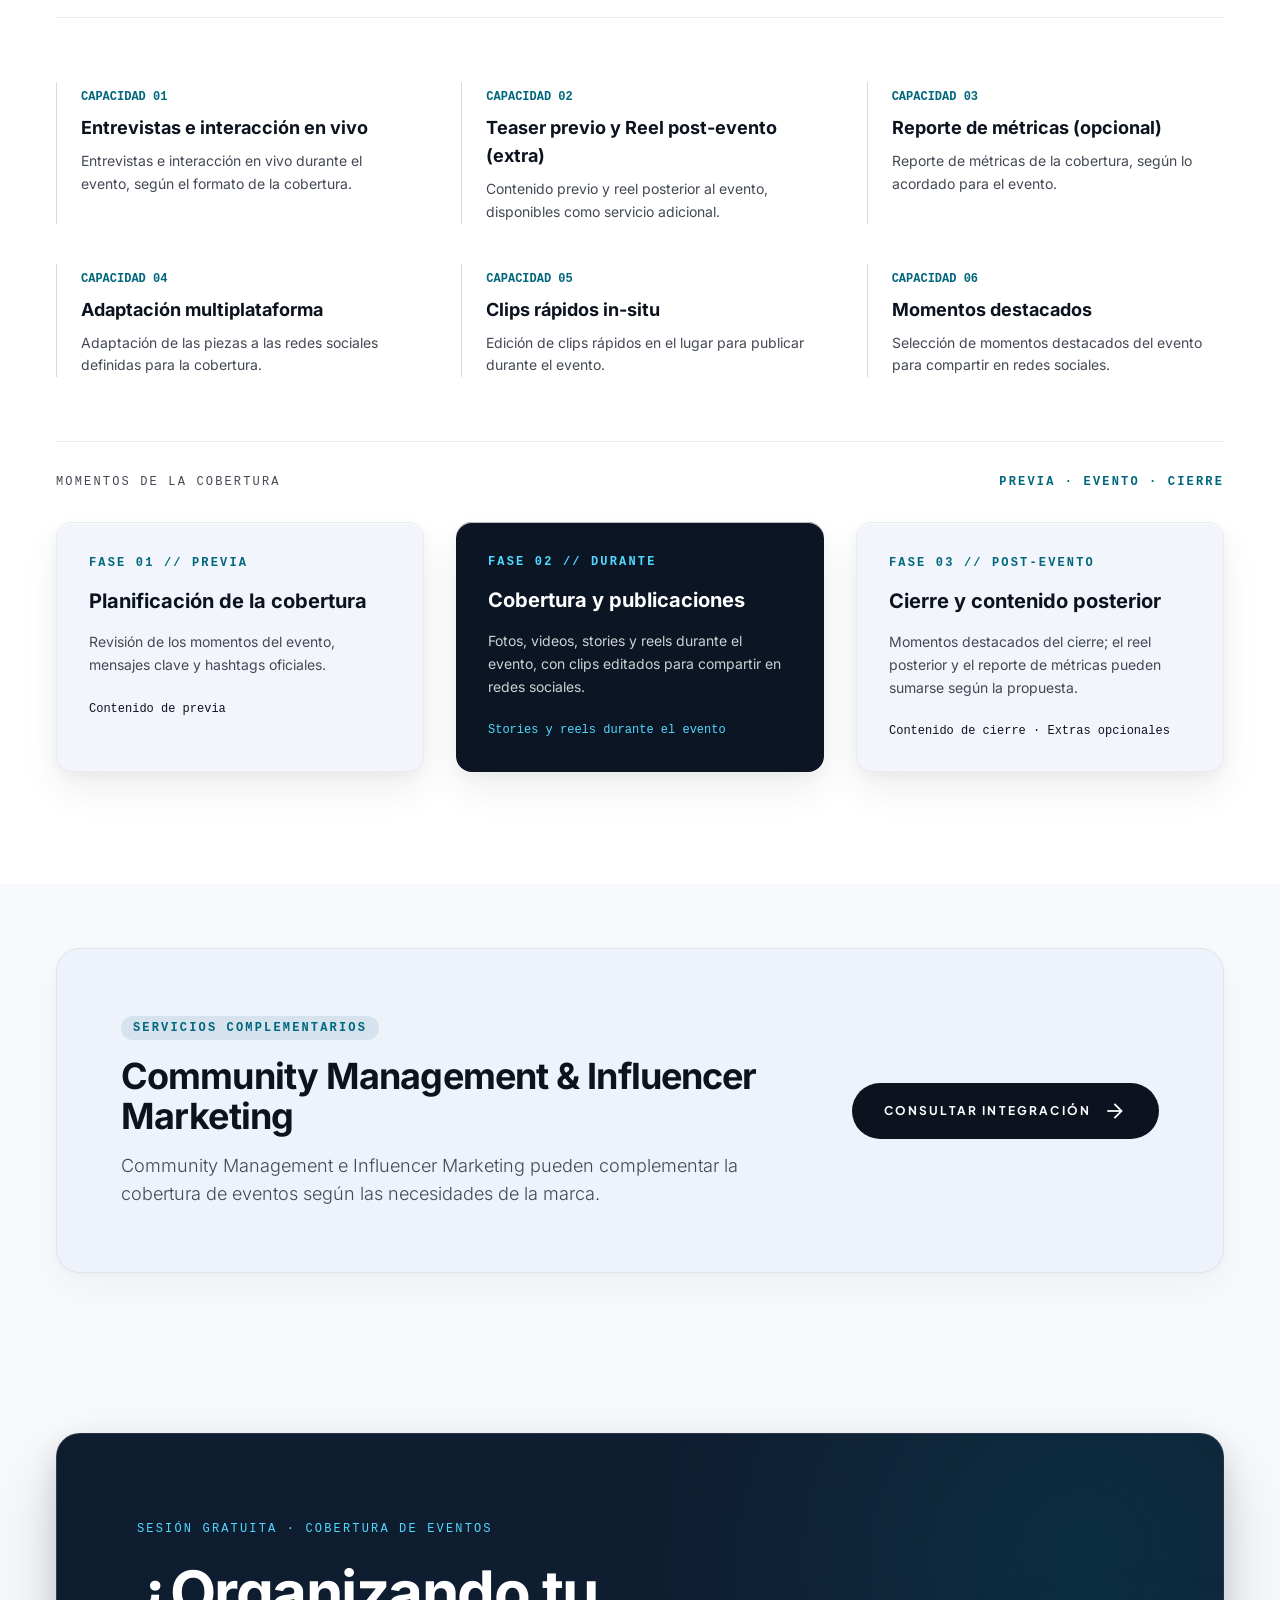
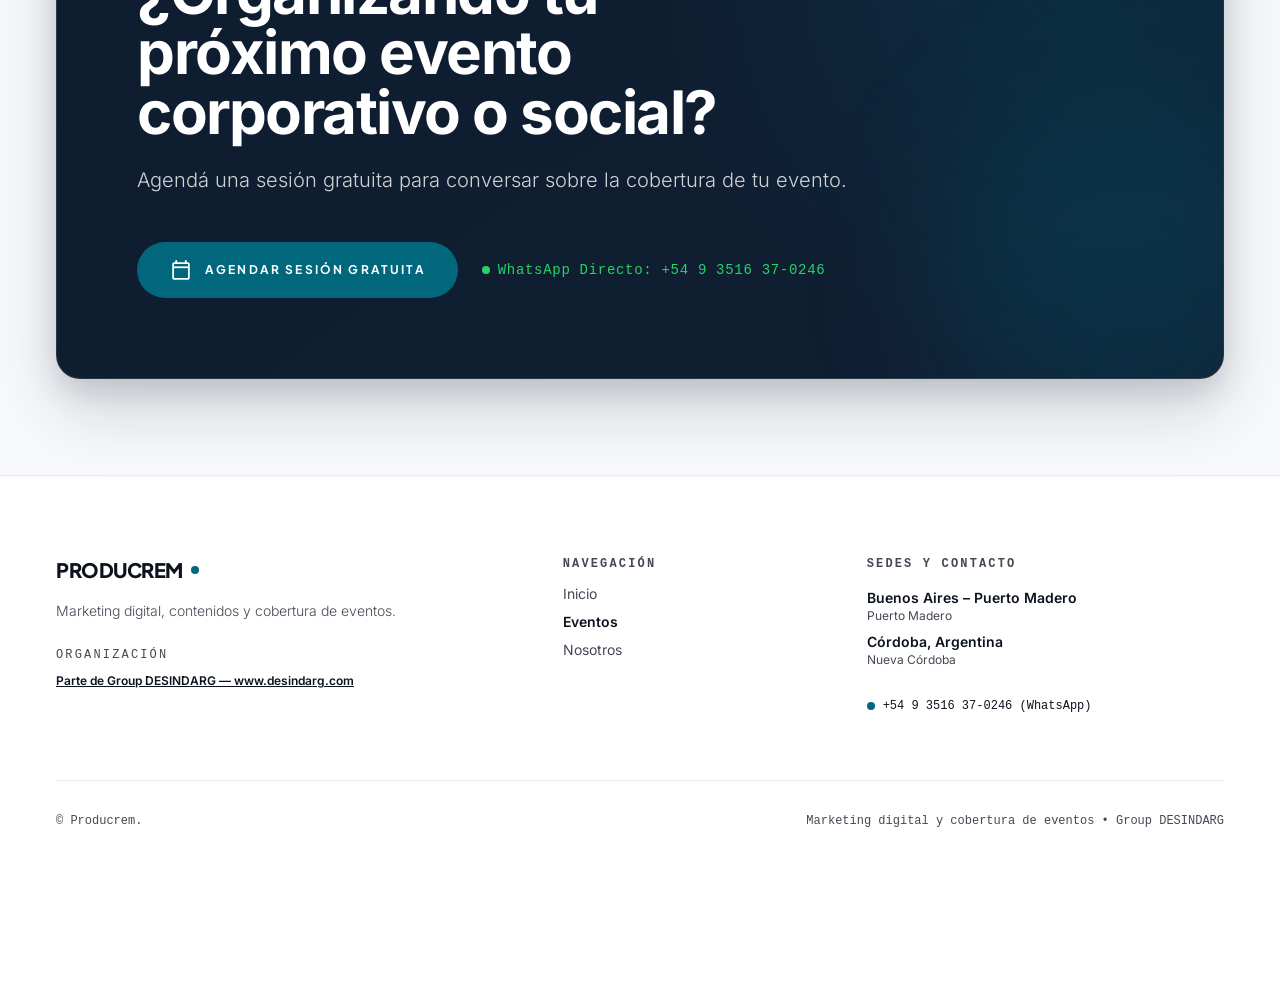
<file: eventos.html>
<!DOCTYPE html>

<html class="scroll-smooth" lang="es"><head>
<meta charset="utf-8"/>
<meta content="width=device-width, initial-scale=1.0" name="viewport"/>
<title>Producrem | Eventos y Cobertura en Redes Sociales</title>




<link href="tailwind-events.css" rel="stylesheet"/>
<style>
    @layer base {
      html, body { margin: 0; padding: 0; }
      body { -webkit-font-smoothing: antialiased; }
    }
    .material-symbols-outlined {
      font-variation-settings: 'FILL' 0, 'wght' 350, 'GRAD' 0, 'opsz' 24;
    }
  </style>
<link href="fonts-events.css" rel="stylesheet"/>
<link href="site.css" rel="stylesheet"/>
<script src="site.js" defer></script>
</head>
<body class="site-events site-polished bg-background text-on-surface font-body-default selection:bg-secondary selection:text-white">
<!-- HEADER -->
<header class="fixed top-0 left-0 right-0 z-50 w-full px-4 sm:px-8 lg:px-14 py-4 transition-all">
<div class="max-w-7xl mx-auto h-16 px-6 lg:px-8 rounded-full bg-surface-bright/85 backdrop-blur-xl border border-black/[0.06] shadow-[0_4px_24px_rgba(0,0,0,0.03)] flex items-center justify-between">
<a class="flex items-center gap-3 group" data-path="inicio" href="index.html">
<div class="relative flex items-center justify-center">
<img alt="" class="w-7 h-7 rounded-full object-cover ring-1 ring-black/10" src="producrem-logo.jpg" width="150" height="150" decoding="async" fetchpriority="high"/>
</div>
<div class="flex items-center gap-1.5">
<span class="font-headline-sm font-extrabold tracking-tight text-on-surface text-base">PRODUCREM</span>
<span class="w-1.5 h-1.5 rounded-full bg-secondary inline-block"></span>
</div>
</a>
<nav aria-label="Navegación principal" class="hidden md:flex items-center gap-1">
<a class="px-4 py-2 font-label-badge text-xs uppercase tracking-widest text-on-surface-variant hover:text-on-surface transition-colors" data-path="inicio" href="index.html">INICIO</a>
<a aria-current="page" class="px-4 py-2 font-label-badge text-xs uppercase tracking-widest text-on-surface bg-surface-container font-bold rounded-full" data-path="eventos" href="eventos.html">EVENTOS</a>
<a class="px-4 py-2 font-label-badge text-xs uppercase tracking-widest text-on-surface-variant hover:text-on-surface transition-colors" data-path="nosotros" href="nosotros.html">NOSOTROS</a>
</nav>
<div class="hidden md:flex items-center gap-3">
<a class="inline-flex items-center justify-center px-5 py-2.5 rounded-full bg-primary text-on-primary font-label-badge text-xs uppercase tracking-widest font-bold transition-all duration-200 hover:bg-neutral-800" href="https://wa.me/5493516370246" rel="noopener noreferrer" target="_blank">
<span>Solicitá Presupuesto</span>
</a>
</div>
<details class="site-mobile-menu md:hidden">
<summary aria-label="Menú de navegación"><span class="material-symbols-outlined site-menu-open-icon" aria-hidden="true">menu</span><span class="material-symbols-outlined site-menu-close-icon" aria-hidden="true">close</span></summary>
<nav class="site-mobile-panel" aria-label="Navegación móvil">
<a data-path="inicio" href="index.html">Inicio</a>
<a data-path="eventos" href="eventos.html" aria-current="page">Eventos</a>
<a data-path="nosotros" href="nosotros.html">Nosotros</a>
<a class="site-mobile-contact" href="https://wa.me/5493516370246" rel="noopener noreferrer" target="_blank">Solicitá Presupuesto</a>
</nav>
</details>
</div>
</header>
<main class="w-full pt-28">
<!-- HERO CINEMATOGRÁFICO MONUMENTAL Y ASIMÉTRICO -->
<section class="relative w-full pt-10 pb-20 lg:pt-16 lg:pb-28 px-4 sm:px-8 lg:px-14 border-b border-black/[0.06]">
<div class="max-w-7xl mx-auto">
<!-- Editorial Index Meta -->
<div class="flex flex-wrap items-center justify-between gap-4 pb-8 mb-8 border-b border-black/[0.08] text-xs font-label-badge uppercase tracking-widest text-on-surface-variant">
<div class="flex items-center gap-3">
<span class="w-2 h-2 rounded-full bg-secondary animate-pulse"></span>
<span class="text-on-surface font-bold">PRODUCREM EVENTOS</span>
</div>
<div class="flex items-center gap-6">
<span>BUENOS AIRES – PUERTO MADERO &amp; CÓRDOBA</span>
<span class="hidden sm:inline">PRODUCCIÓN AUDIOVISUAL VERTICAL</span>
<span class="text-black font-semibold">EVENTOS</span>
</div>
</div>
<!-- Monumental Typography -->
<div class="space-y-6">
<div class="inline-block text-secondary font-label-badge uppercase tracking-widest text-xs font-bold bg-secondary/10 px-3 py-1 rounded">
            Live Coverage &amp; Brand Moments
          </div>
<h1 class="text-5xl sm:text-7xl lg:text-[6.75rem] font-extrabold tracking-tighter leading-[0.92] text-on-surface font-display-hero">
            SOCIAL MOMENTS<br/>
<span class="text-secondary italic font-serif font-light">CREATOR.</span>
</h1>
<div class="grid grid-cols-1 lg:grid-cols-12 gap-8 pt-6 items-end">
<div class="lg:col-span-7 space-y-4">
<h2 class="text-2xl sm:text-3xl lg:text-4xl font-semibold tracking-tight text-on-surface">
                Tu evento en el feed del mundo.
              </h2>
<p class="text-lg sm:text-xl text-on-surface-variant font-light leading-relaxed max-w-2xl">
                Viví el evento, nosotros creamos el contenido. Contenido visual y cobertura en redes sociales durante el evento, con piezas verticales para compartir.
              </p>
</div>
<div class="lg:col-span-5 flex flex-col lg:items-end justify-end space-y-4">
<div class="flex items-center gap-4 text-xs font-mono text-on-surface-variant">
<span class="flex items-center gap-1.5"><span class="w-1.5 h-1.5 bg-black rounded-full"></span> FOTOS Y VIDEOS</span>
<span class="flex items-center gap-1.5"><span class="w-1.5 h-1.5 bg-black rounded-full"></span> CONTENIDO VERTICAL</span>
<span class="flex items-center gap-1.5"><span class="w-1.5 h-1.5 bg-black rounded-full"></span> TIEMPO REAL</span>
</div>
<a class="inline-flex items-center justify-between gap-4 w-full sm:w-auto px-8 py-4 rounded-full bg-primary text-on-primary font-label-badge text-xs uppercase tracking-widest font-bold hover:bg-neutral-800 transition-all group" href="https://wa.me/5493516370246?text=Hola%20Producrem,%20quiero%20cotizar%20la%20cobertura%20de%20nuestro%20próximo%20evento." rel="noopener noreferrer" target="_blank">
<span>Cotizar Cobertura de Evento</span>
<span class="material-symbols-outlined text-base group-hover:translate-x-1 transition-transform">arrow_forward</span>
</a>
</div>
</div>
</div>
</div>
</section>
<!-- COMPOSICIÓN EDITORIAL DE COBERTURA: FOTOGRAFÍA PROTAGONISTA SIN CARDS GENÉRICAS -->
<section class="w-full py-16 lg:py-24 px-4 sm:px-8 lg:px-14 bg-surface-bright">
<div class="max-w-7xl mx-auto space-y-12">
<div class="flex flex-col md:flex-row md:items-baseline justify-between gap-4 pb-6 border-b border-black/[0.08]">
<span class="font-mono text-xs uppercase tracking-widest text-secondary font-bold">00 // SHOWCASE DE EVENTOS</span>
<span class="font-headline-sm text-sm uppercase tracking-widest text-on-surface-variant">Fotos, videos y momentos destacados del evento</span>
</div>
<!-- Asymmetric Editorial Grid (Large Hero Canvas + 2 Vertical Cine-Stills) -->
<div class="grid grid-cols-1 lg:grid-cols-12 gap-8 items-stretch">
<!-- Master Stage Canvas (8 Cols) -->
<div class="site-cine-card lg:col-span-8 relative min-h-[540px] lg:min-h-[620px] rounded-3xl overflow-hidden bg-primary-container text-white flex flex-col justify-between p-8 sm:p-12 group">
<img alt="Orador frente a un auditorio durante una conferencia" class="absolute inset-0 w-full h-full object-cover object-center opacity-65 group-hover:scale-105 transition-transform duration-700 ease-out" src="evento-escenario.webp" width="1916" height="821" decoding="async" loading="lazy"/>
<div class="absolute inset-0 bg-gradient-to-t from-primary-container via-primary-container/40 to-transparent"></div>
<!-- Top Cine Badges -->
<div class="relative z-10 flex items-center justify-between gap-4">
<div class="inline-flex items-center gap-2 px-3 py-1.5 rounded-full bg-white/10 backdrop-blur-md border border-white/15 text-xs font-mono tracking-wider">
<span class="w-2 h-2 rounded-full bg-red-500 animate-pulse"></span>
<span>REC LIVE · MAIN STAGE</span>
</div>
<span class="text-xs font-mono tracking-widest uppercase text-white/70">PRODUCREM EVENTOS</span>
</div>
<!-- Bottom Editorial Content -->
<div class="relative z-10 space-y-4 max-w-2xl">
<span class="text-xs font-label-badge uppercase tracking-widest text-secondary-container font-semibold">Cobertura en Escena</span>
<h3 class="text-3xl sm:text-4xl lg:text-5xl font-bold tracking-tight leading-tight">
                Cobertura de diferentes momentos del evento
              </h3>
<p class="text-white/80 text-sm sm:text-base font-light leading-relaxed">
                Fotos, videos y clips editados durante la jornada para compartir los momentos destacados del evento.
              </p>
<div class="pt-6 grid grid-cols-3 gap-6 border-t border-white/15">
<div>
<div class="text-2xl sm:text-3xl font-bold tracking-tight font-display-hero text-secondary-container">Clips</div>
<div class="text-xs text-white/60 uppercase font-mono tracking-wider">Editados en el lugar</div>
</div>
<div>
<div class="text-2xl sm:text-3xl font-bold tracking-tight font-display-hero text-white">Redes</div>
<div class="text-xs text-white/60 uppercase font-mono tracking-wider">Publicaciones en vivo</div>
</div>
<div>
<div class="text-2xl sm:text-3xl font-bold tracking-tight font-display-hero text-secondary-container">Sponsors</div>
<div class="text-xs text-white/60 uppercase font-mono tracking-wider">Mensajes de marca</div>
</div>
</div>
</div>
</div>
<!-- Vertical Stills / Stories Column (4 Cols) -->
<div class="lg:col-span-4 flex flex-col gap-6">
<!-- Still 1: Momentos en Vivo -->
<div class="site-cine-card relative rounded-3xl overflow-hidden bg-primary-container text-white flex-1 min-h-[290px] p-6 flex flex-col justify-between group">
<img alt="Oradora durante una conferencia" class="absolute inset-0 w-full h-full object-cover object-top opacity-70 group-hover:scale-105 transition-transform duration-700 ease-out" src="evento-keynote.webp" width="1122" height="1402" decoding="async" loading="lazy"/>
<div class="absolute inset-0 bg-gradient-to-t from-black/85 via-black/30 to-black/40"></div>
<div class="relative z-10 flex items-center justify-between">
<span class="px-2.5 py-1 rounded bg-black/50 backdrop-blur-md text-[11px] font-mono tracking-wider uppercase text-white/90">Momentos en vivo</span>
<span class="text-[11px] font-mono text-white/60">REEL 01</span>
</div>
<div class="relative z-10 space-y-1">
<h4 class="text-xl font-bold text-white tracking-tight">Momentos destacados</h4>
<p class="text-xs text-white/75 font-light leading-relaxed">Clips verticales para compartir en redes sociales durante el evento.</p>
</div>
</div>
<!-- Still 2: Networking & Aftermovie -->
<div class="site-cine-card relative rounded-3xl overflow-hidden bg-primary-container text-white flex-1 min-h-[290px] p-6 flex flex-col justify-between group">
<img alt="Entrevista durante un encuentro profesional" class="absolute inset-0 w-full h-full object-cover opacity-70 group-hover:scale-105 transition-transform duration-700 ease-out" src="evento-networking.webp" width="1536" height="1024" decoding="async" loading="lazy"/>
<div class="absolute inset-0 bg-gradient-to-t from-black/85 via-black/30 to-black/40"></div>
<div class="relative z-10 flex items-center justify-between">
<span class="px-2.5 py-1 rounded bg-black/50 backdrop-blur-md text-[11px] font-mono tracking-wider uppercase text-white/90">Entrevistas en vivo</span>
<span class="text-[11px] font-mono text-white/60">INTERACCIÓN</span>
</div>
<div class="relative z-10 space-y-1">
<h4 class="text-xl font-bold text-white tracking-tight">Entrevistas e interacción</h4>
<p class="text-xs text-white/75 font-light leading-relaxed">Contenido de entrevistas e interacción en vivo durante el evento.</p>
</div>
</div>
</div>
</div>
</div>
</section>
<!-- LOS CUATRO PILARES EN FORMATO EDITORIAL / MANIFIESTO (SIN CARDS REPETITIVAS) -->
<section class="w-full py-20 lg:py-28 px-4 sm:px-8 lg:px-14 border-t border-b border-black/[0.08] bg-background">
<div class="max-w-7xl mx-auto space-y-16">
<div class="grid grid-cols-1 lg:grid-cols-12 gap-8 items-end">
<div class="lg:col-span-7 space-y-2">
<span class="font-mono text-xs uppercase tracking-widest text-secondary font-bold">MANIFIESTO ESTRATÉGICO</span>
<h2 class="text-3xl sm:text-5xl font-extrabold tracking-tight text-on-surface">
              Los Cuatro Pilares de Cobertura
            </h2>
</div>
<div class="lg:col-span-5">
<p class="text-on-surface-variant text-base font-light leading-relaxed">
              Cobertura en redes sociales, contenido visual, interacción y promoción de marca durante el evento.
            </p>
</div>
</div>
<!-- Editorial Strips / Dossier Layout -->
<div class="divide-y divide-black/[0.1] border-t border-b border-black/[0.1]">
<!-- Pilar 01 -->
<article class="site-pillar py-10 lg:py-14 grid grid-cols-1 lg:grid-cols-12 gap-6 items-start group">
<div class="lg:col-span-2">
<span class="font-mono text-3xl sm:text-4xl font-extrabold text-black/30 group-hover:text-secondary transition-colors">01 //</span>
</div>
<div class="lg:col-span-5 space-y-3">
<h3 class="text-2xl sm:text-3xl font-bold text-on-surface tracking-tight group-hover:translate-x-1 transition-transform">
                Cobertura en Redes Sociales en Tiempo Real
              </h3>
<p class="text-sm font-mono uppercase tracking-widest text-secondary font-medium">Stories · Reels · Posteos</p>
</div>
<div class="lg:col-span-5 text-on-surface-variant text-base font-light leading-relaxed">
              Publicaciones en stories, reels o posteos desde diferentes momentos del evento: <strong class="text-on-surface font-semibold">previa, durante y cierre</strong>.
            </div>
</article>
<!-- Pilar 02 -->
<article class="site-pillar py-10 lg:py-14 grid grid-cols-1 lg:grid-cols-12 gap-6 items-start group">
<div class="lg:col-span-2">
<span class="font-mono text-3xl sm:text-4xl font-extrabold text-black/30 group-hover:text-secondary transition-colors">02 //</span>
</div>
<div class="lg:col-span-5 space-y-3">
<h3 class="text-2xl sm:text-3xl font-bold text-on-surface tracking-tight group-hover:translate-x-1 transition-transform">
                Generación de Contenido Visual Espontáneo
              </h3>
<p class="text-sm font-mono uppercase tracking-widest text-secondary font-medium">Fotos · Clips Editados Rápidos · En el Lugar</p>
</div>
<div class="lg:col-span-5 text-on-surface-variant text-base font-light leading-relaxed">
              Fotos y videos espontáneos en el lugar, con clips editados para publicar durante el evento.
            </div>
</article>
<!-- Pilar 03 -->
<article class="site-pillar py-10 lg:py-14 grid grid-cols-1 lg:grid-cols-12 gap-6 items-start group">
<div class="lg:col-span-2">
<span class="font-mono text-3xl sm:text-4xl font-extrabold text-black/30 group-hover:text-secondary transition-colors">03 //</span>
</div>
<div class="lg:col-span-5 space-y-3">
<h3 class="text-2xl sm:text-3xl font-bold text-on-surface tracking-tight group-hover:translate-x-1 transition-transform">
                Interacción con la Audiencia y Menciones en Vivo
              </h3>
<p class="text-sm font-mono uppercase tracking-widest text-secondary font-medium">Menciones · Etiquetas · Interacción</p>
</div>
<div class="lg:col-span-5 text-on-surface-variant text-base font-light leading-relaxed">
              Menciones y etiquetado de marcas u organizadores, con interacción en comentarios o mensajes en vivo cuando corresponda.
            </div>
</article>
<!-- Pilar 04 -->
<article class="site-pillar py-10 lg:py-14 grid grid-cols-1 lg:grid-cols-12 gap-6 items-start group">
<div class="lg:col-span-2">
<span class="font-mono text-3xl sm:text-4xl font-extrabold text-black/30 group-hover:text-secondary transition-colors">04 //</span>
</div>
<div class="lg:col-span-5 space-y-3">
<h3 class="text-2xl sm:text-3xl font-bold text-on-surface tracking-tight group-hover:translate-x-1 transition-transform">
                Posicionamiento de Marca, Hashtags y Sponsors
              </h3>
<p class="text-sm font-mono uppercase tracking-widest text-secondary font-medium">Sponsors · Mensajes clave · Hashtags oficiales</p>
</div>
<div class="lg:col-span-5 text-on-surface-variant text-base font-light leading-relaxed">
              Inclusión de hashtags oficiales, mensajes clave y promoción de sponsors durante la cobertura.
            </div>
</article>
</div>
</div>
</section>
<!-- CAPACIDADES DEL PAQUETE INTEGRAL & METODOLOGÍA TÉCNICA -->
<section class="w-full py-20 lg:py-28 px-4 sm:px-8 lg:px-14 bg-surface-bright">
<div class="max-w-7xl mx-auto space-y-16">
<div class="border-b border-black/[0.08] pb-6 flex flex-col sm:flex-row sm:items-end justify-between gap-4">
<div>
<span class="font-mono text-xs uppercase tracking-widest text-secondary font-bold">SERVICIOS PARA EVENTOS</span>
<h2 class="text-3xl sm:text-4xl font-extrabold tracking-tight text-on-surface mt-1">
              Contenidos y Cobertura
            </h2>
</div>
<div class="text-xs font-mono tracking-widest uppercase text-on-surface-variant">
            SERVICIOS SEGÚN PROPUESTA
          </div>
</div>
<!-- Technical Manifest Grid -->
<div class="grid grid-cols-1 md:grid-cols-2 lg:grid-cols-3 gap-x-12 gap-y-10">
<div class="space-y-2 border-l border-black/15 pl-6">
<span class="text-xs font-mono uppercase text-secondary font-bold">CAPACIDAD 01</span>
<h4 class="text-lg font-bold text-on-surface">Entrevistas e interacción en vivo</h4>
<p class="text-sm text-on-surface-variant leading-relaxed">Entrevistas e interacción en vivo durante el evento, según el formato de la cobertura.</p>
</div>
<div class="space-y-2 border-l border-black/15 pl-6">
<span class="text-xs font-mono uppercase text-secondary font-bold">CAPACIDAD 02</span>
<h4 class="text-lg font-bold text-on-surface">Teaser previo y Reel post-evento (extra)</h4>
<p class="text-sm text-on-surface-variant leading-relaxed">Contenido previo y reel posterior al evento, disponibles como servicio adicional.</p>
</div>
<div class="space-y-2 border-l border-black/15 pl-6">
<span class="text-xs font-mono uppercase text-secondary font-bold">CAPACIDAD 03</span>
<h4 class="text-lg font-bold text-on-surface">Reporte de métricas (opcional)</h4>
<p class="text-sm text-on-surface-variant leading-relaxed">Reporte de métricas de la cobertura, según lo acordado para el evento.</p>
</div>
<div class="space-y-2 border-l border-black/15 pl-6">
<span class="text-xs font-mono uppercase text-secondary font-bold">CAPACIDAD 04</span>
<h4 class="text-lg font-bold text-on-surface">Adaptación multiplataforma</h4>
<p class="text-sm text-on-surface-variant leading-relaxed">Adaptación de las piezas a las redes sociales definidas para la cobertura.</p>
</div>
<div class="space-y-2 border-l border-black/15 pl-6">
<span class="text-xs font-mono uppercase text-secondary font-bold">CAPACIDAD 05</span>
<h4 class="text-lg font-bold text-on-surface">Clips rápidos in-situ</h4>
<p class="text-sm text-on-surface-variant leading-relaxed">Edición de clips rápidos en el lugar para publicar durante el evento.</p>
</div>
<div class="space-y-2 border-l border-black/15 pl-6">
<span class="text-xs font-mono uppercase text-secondary font-bold">CAPACIDAD 06</span>
<h4 class="text-lg font-bold text-on-surface">Momentos destacados</h4>
<p class="text-sm text-on-surface-variant leading-relaxed">Selección de momentos destacados del evento para compartir en redes sociales.</p>
</div>
</div>
<!-- Fases Operativas: Linear Editorial Sequence -->
<div class="pt-8 border-t border-black/[0.08] space-y-8">
<div class="flex items-center justify-between">
<span class="text-xs font-mono uppercase tracking-widest text-on-surface-variant">MOMENTOS DE LA COBERTURA</span>
<span class="text-xs font-mono uppercase tracking-widest text-secondary font-semibold">PREVIA · EVENTO · CIERRE</span>
</div>
<div class="grid grid-cols-1 md:grid-cols-3 gap-8">
<div class="site-phase-card p-8 rounded-2xl bg-surface-container-low border border-black/[0.04] space-y-4">
<div class="text-xs font-mono uppercase tracking-widest text-secondary font-bold">FASE 01 // PREVIA</div>
<h3 class="text-xl font-bold text-on-surface">Planificación de la cobertura</h3>
<p class="text-sm text-on-surface-variant leading-relaxed">
                Revisión de los momentos del evento, mensajes clave y hashtags oficiales.
              </p>
<div class="pt-2 text-xs font-mono text-on-surface font-medium">Contenido de previa</div>
</div>
<div class="site-phase-card p-8 rounded-2xl bg-primary-container text-white space-y-4 shadow-xl">
<div class="text-xs font-mono uppercase tracking-widest text-secondary-container font-bold">FASE 02 // DURANTE</div>
<h3 class="text-xl font-bold text-white">Cobertura y publicaciones</h3>
<p class="text-sm text-white/80 leading-relaxed">
                Fotos, videos, stories y reels durante el evento, con clips editados para compartir en redes sociales.
              </p>
<div class="pt-2 text-xs font-mono text-secondary-container font-medium">Stories y reels durante el evento</div>
</div>
<div class="site-phase-card p-8 rounded-2xl bg-surface-container-low border border-black/[0.04] space-y-4">
<div class="text-xs font-mono uppercase tracking-widest text-secondary font-bold">FASE 03 // POST-EVENTO</div>
<h3 class="text-xl font-bold text-on-surface">Cierre y contenido posterior</h3>
<p class="text-sm text-on-surface-variant leading-relaxed">
                Momentos destacados del cierre; el reel posterior y el reporte de métricas pueden sumarse según la propuesta.
              </p>
<div class="pt-2 text-xs font-mono text-on-surface font-medium">Contenido de cierre · Extras opcionales</div>
</div>
</div>
</div>
</div>
</section>
<!-- SECCIÓN COMMUNITY MANAGEMENT & INFLUENCERS: BLOQUE EDITORIAL HORIZONTAL SOFISTICADO -->
<section class="w-full py-16 px-4 sm:px-8 lg:px-14 bg-background">
<div class="max-w-7xl mx-auto">
<div class="rounded-3xl p-8 sm:p-12 lg:p-16 bg-surface-container border border-black/[0.06] flex flex-col lg:flex-row items-start lg:items-center justify-between gap-10">
<div class="space-y-4 max-w-3xl">
<div class="inline-flex items-center gap-2 px-3 py-1 rounded-full bg-secondary/10 text-secondary text-xs font-mono uppercase tracking-widest font-semibold">
              Servicios Complementarios
            </div>
<h3 class="text-2xl sm:text-4xl font-bold text-on-surface tracking-tight">
              Community Management &amp; Influencer Marketing
            </h3>
<p class="text-on-surface-variant text-base sm:text-lg font-light leading-relaxed">
              Community Management e Influencer Marketing pueden complementar la cobertura de eventos según las necesidades de la marca.
            </p>
</div>
<div class="flex-shrink-0 w-full lg:w-auto">
<a class="inline-flex items-center justify-center gap-3 w-full lg:w-auto px-8 py-4 rounded-full bg-primary text-on-primary font-label-badge text-xs uppercase tracking-widest font-bold hover:bg-neutral-800 transition-all group" href="https://wa.me/5493516370246?text=Hola%20Producrem,%20me%20interesa%20sumar%20Community%20Management%20e%20Influencers%20a%20nuestro%20evento." rel="noopener noreferrer" target="_blank">
<span>Consultar Integración</span>
<span class="material-symbols-outlined text-base group-hover:translate-x-1 transition-transform">arrow_forward</span>
</a>
</div>
</div>
</div>
</section>
<!-- CTA FINAL: BLOQUE AZUL NOCHE ELEGANTE -->
<section class="w-full py-16 lg:py-24 px-4 sm:px-8 lg:px-14 bg-background">
<div class="max-w-7xl mx-auto">
<div class="relative rounded-3xl bg-primary-container text-white p-10 sm:p-16 lg:p-20 overflow-hidden shadow-2xl border border-white/10">
<div class="absolute -right-24 -bottom-24 w-96 h-96 rounded-full bg-secondary/20 blur-3xl pointer-events-none"></div>
<div class="relative z-10 max-w-3xl space-y-6">
<span class="inline-block text-xs font-mono uppercase tracking-widest text-secondary-container">
              Sesión Gratuita · Cobertura de Eventos
            </span>
<h2 class="text-3xl sm:text-5xl lg:text-6xl font-extrabold tracking-tight leading-tight">
              ¿Organizando tu próximo evento corporativo o social?
            </h2>
<p class="text-white/80 text-lg sm:text-xl font-light leading-relaxed">
              Agendá una sesión gratuita para conversar sobre la cobertura de tu evento.
            </p>
<div class="pt-6 flex flex-col sm:flex-row sm:items-center gap-6">
<a class="inline-flex items-center justify-center gap-3 px-8 py-4 rounded-full bg-secondary text-white font-label-badge text-xs uppercase tracking-widest font-bold hover:bg-cyan-600 transition-all" href="https://wa.me/5493516370246?text=Hola%20Producrem,%20quiero%20agendar%20una%20sesión%20gratuita%20para%20la%20cobertura%20de%20nuestro%20evento." rel="noopener noreferrer" target="_blank">
<span class="material-symbols-outlined text-lg">calendar_today</span>
<span>Agendar Sesión Gratuita</span>
</a>
<a class="site-whatsapp-link inline-flex items-center gap-2 text-white/90 hover:text-white font-mono text-sm tracking-wider transition-colors" href="https://wa.me/5493516370246" rel="noopener noreferrer" target="_blank">
<span class="w-2 h-2 rounded-full bg-emerald-400 animate-pulse"></span>
<span>WhatsApp Directo: +54 9 3516 37-0246</span>
</a>
</div>
</div>
</div>
</div>
</section>
</main>
<!-- FOOTER OFICIAL INSTITUCIONAL -->
<footer class="w-full bg-surface-bright border-t border-black/[0.08]">
<div class="max-w-7xl mx-auto px-4 sm:px-8 lg:px-14 py-16 lg:py-20">
<div class="grid grid-cols-1 md:grid-cols-12 gap-12 mb-16">
<div class="md:col-span-5 space-y-4">
<div class="flex items-center gap-2">
<span class="font-headline-sm font-extrabold tracking-tight text-on-surface text-xl">PRODUCREM</span>
<span class="w-2 h-2 rounded-full bg-secondary"></span>
</div>
<p class="text-sm text-on-surface-variant font-light leading-relaxed max-w-sm">
            Marketing digital, contenidos y cobertura de eventos.
          </p>
<div class="pt-2">
<span class="text-xs font-mono uppercase tracking-widest text-on-surface-variant block mb-1">Organización</span>
<a class="text-xs font-semibold text-on-surface hover:text-secondary transition-colors underline" href="https://www.desindarg.com" rel="noopener noreferrer" target="_blank">
              Parte de Group DESINDARG — www.desindarg.com
            </a>
</div>
</div>
<div class="md:col-span-3 space-y-3">
<span class="text-xs font-mono uppercase tracking-widest text-on-surface-variant font-bold block">Navegación</span>
<ul class="space-y-2 text-sm">
<li><a class="text-on-surface-variant hover:text-on-surface transition-colors" data-path="inicio" href="index.html">Inicio</a></li>
<li><a class="text-on-surface font-semibold" data-path="eventos" href="eventos.html">Eventos</a></li>
<li><a class="text-on-surface-variant hover:text-on-surface transition-colors" data-path="nosotros" href="nosotros.html">Nosotros</a></li>
</ul>
</div>
<div class="md:col-span-4 space-y-4">
<span class="text-xs font-mono uppercase tracking-widest text-on-surface-variant font-bold block">Sedes y Contacto</span>
<div class="space-y-2 text-sm text-on-surface">
<div>
<p class="font-semibold">Buenos Aires – Puerto Madero</p>
<p class="text-xs text-on-surface-variant">Puerto Madero</p>
</div>
<div>
<p class="font-semibold">Córdoba, Argentina</p>
<p class="text-xs text-on-surface-variant">Nueva Córdoba</p>
</div>
</div>
<div class="pt-2">
<a class="inline-flex items-center gap-2 text-xs font-mono text-on-surface hover:text-secondary transition-colors" href="https://wa.me/5493516370246" rel="noopener noreferrer" target="_blank">
<span class="w-2 h-2 rounded-full bg-secondary"></span>
<span>+54 9 3516 37-0246 (WhatsApp)</span>
</a>
</div>
</div>
</div>
<div class="pt-8 border-t border-black/[0.08] flex flex-col sm:flex-row items-center justify-between gap-4 text-xs font-mono text-on-surface-variant">
<p>© Producrem.</p>
<p>Marketing digital y cobertura de eventos • Group DESINDARG</p>
</div>
</div>
</footer>
<a class="site-whatsapp-float" href="https://wa.me/5493516370246?text=Hola%2C%20More.%20Quisiera%20consultar%20por%20un%20presupuesto." target="_blank" rel="noopener noreferrer" aria-label="WhatsApp de Producrem. Hola, soy More. Tu consulta no molesta. Consultanos por tu presupuesto. Abre una pestaña nueva" title="Escribir por WhatsApp"><span class="site-whatsapp-message">Hola, soy More 👋<br/>Tu consulta no molesta.<br/>Consultanos por tu presupuesto.</span><span class="site-whatsapp-icon"><img src="whatsapp-icon.svg" alt="" width="28" height="28" aria-hidden="true"/></span></a>
</body></html>
</file>
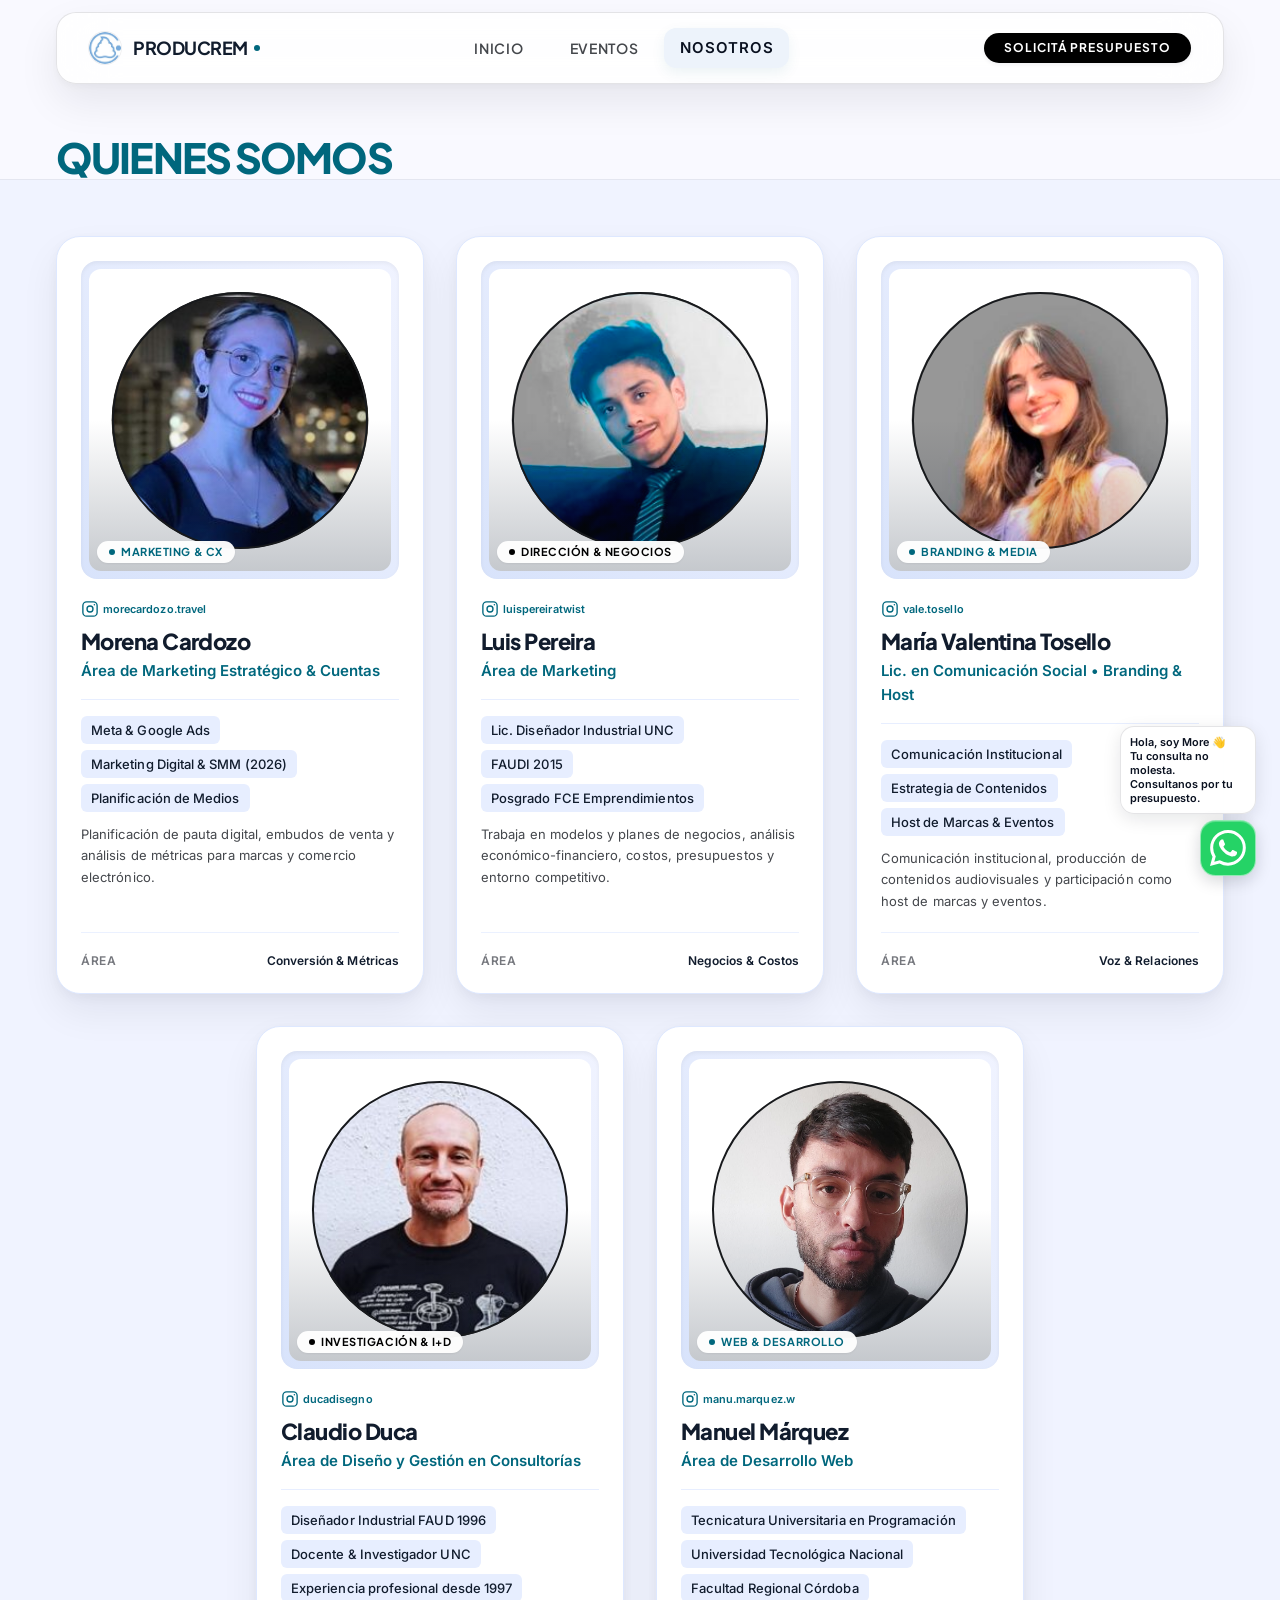
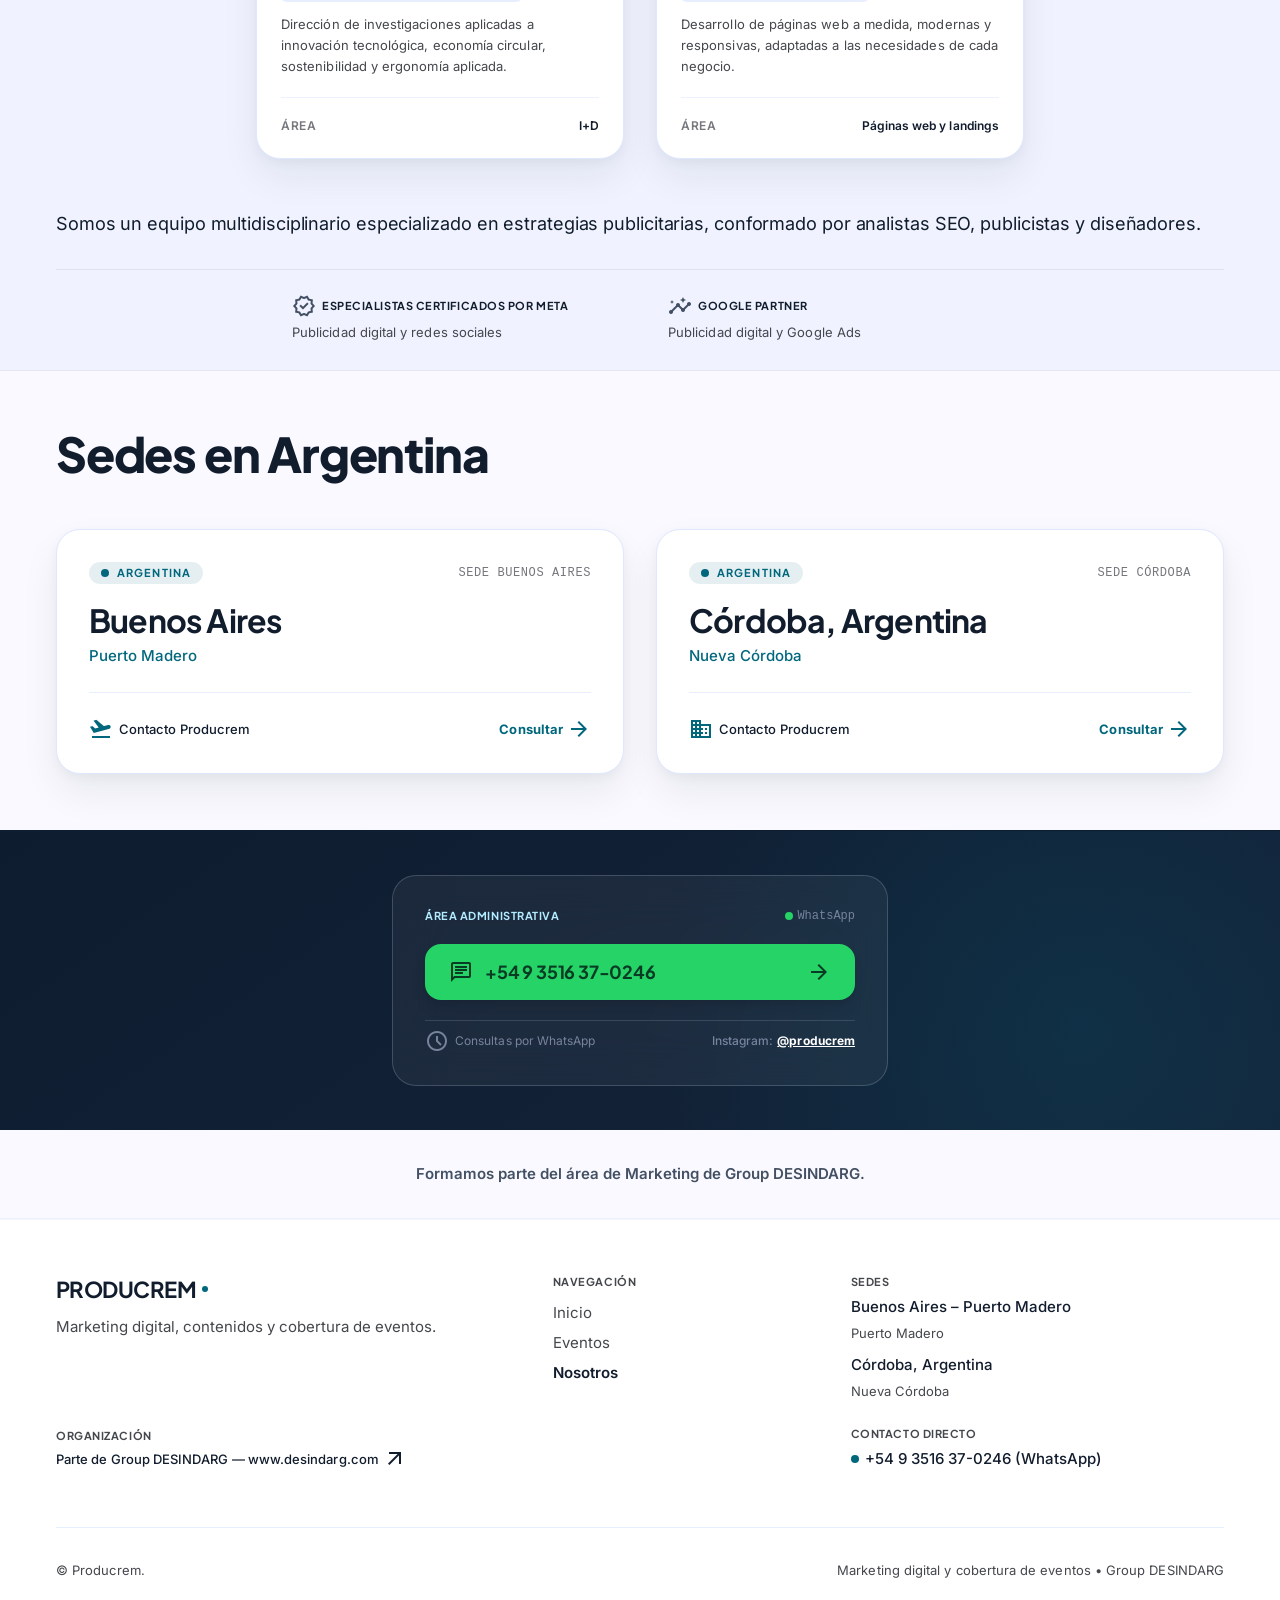
<file: nosotros.html>
<!DOCTYPE html>

<html lang="es"><head><meta charset="utf-8"/><meta content="width=device-width, initial-scale=1.0" name="viewport"/><meta content="web_standard" name="shell-type"/><title>Producrem | Nosotros</title>

<style>@layer base{html,body{margin:0;padding:0;}body{overscroll-behavior:none;}main>:first-child{margin-top:0!important;}main>:last-child{margin-bottom:0!important;}}</style><link href="tailwind-about.css" rel="stylesheet"/><link href="fonts-about.css" rel="stylesheet"/>
<link href="site.css" rel="stylesheet"/>
<script src="site.js" defer></script>
</head><body class="site-about site-polished bg-background font-body-default text-body-default text-on-surface antialiased selection:bg-secondary selection:text-white"><header class="fixed top-0 left-0 right-0 z-50 w-full transition-all duration-300 py-space-sm px-margin-mobile lg:px-margin"><div class="max-w-7xl mx-auto h-20 px-space-md lg:px-space-lg rounded-xl bg-surface-container-lowest/90 backdrop-blur-md shadow-[0_1px_12px_rgba(0,0,0,0.05)] border border-surface-container-high/60 flex items-center justify-between"><a class="flex items-center gap-space-sm group" data-path="inicio" href="index.html"><div class="relative flex items-center justify-center"><img alt="" class="w-8 h-8 rounded-full object-cover ring-1 ring-outline-variant/30" src="producrem-logo.jpg" width="150" height="150" decoding="async" fetchpriority="high"/></div><div class="flex items-center gap-1.5"><span class="font-headline-sm text-headline-sm font-bold tracking-tight text-on-surface">PRODUCREM</span><span class="w-1.5 h-1.5 rounded-full bg-secondary inline-block animate-pulse"></span></div></a><nav aria-label="Navegación principal" class="hidden md:flex items-center gap-space-xs p-1 rounded-xl" data-active-classes="text-on-surface bg-surface-container font-semibold rounded-lg"><a class="px-space-md py-space-xs font-label-lg text-label-lg uppercase tracking-wider text-on-surface-variant hover:text-on-surface transition-colors" data-path="inicio" href="index.html">INICIO</a><a class="px-space-md py-space-xs font-label-lg text-label-lg uppercase tracking-wider text-on-surface-variant hover:text-on-surface transition-colors" data-path="eventos" href="eventos.html">EVENTOS</a><a aria-current="page" class="px-space-md py-space-xs uppercase tracking-wider transition-colors text-on-surface bg-surface-container font-semibold rounded-lg" data-path="nosotros" href="nosotros.html">NOSOTROS</a></nav><div class="hidden md:flex items-center gap-space-sm"><a class="hidden sm:inline-flex items-center justify-center gap-space-xs px-space-md py-space-xs rounded-xl bg-primary text-on-primary font-label-lg text-label-lg transition-all duration-200 hover:bg-primary-container hover:text-on-primary-container shadow-[0_2px_4px_rgba(11,25,44,0.06)]" href="https://wa.me/5493516370246" rel="noopener noreferrer" target="_blank"><span>Solicitá Presupuesto</span></a></div><details class="site-mobile-menu md:hidden">
<summary aria-label="Menú de navegación"><span class="material-symbols-outlined site-menu-open-icon" aria-hidden="true">menu</span><span class="material-symbols-outlined site-menu-close-icon" aria-hidden="true">close</span></summary>
<nav class="site-mobile-panel" aria-label="Navegación móvil">
<a data-path="inicio" href="index.html">Inicio</a>
<a data-path="eventos" href="eventos.html">Eventos</a>
<a data-path="nosotros" href="nosotros.html" aria-current="page">Nosotros</a>
<a class="site-mobile-contact" href="https://wa.me/5493516370246" rel="noopener noreferrer" target="_blank">Solicitá Presupuesto</a>
</nav>
</details></div></header><main class="w-full pt-20 bg-background min-h-screen"><div class="flex flex-col w-full">
<!-- SECTION 1: EDITORIAL HEADER -->
<section class="site-about-intro relative w-full max-w-7xl mx-auto px-margin-mobile lg:px-margin pt-space-lg lg:pt-space-xl pb-space-lg overflow-hidden">
<h1 class="font-headline-xl text-secondary font-extrabold tracking-[-0.03em]">QUIENES SOMOS</h1>
</section>
<!-- SECTION 2: EQUIPO PROFESIONAL — PROTAGONISMO EDITORIAL DE RETRATO -->
<section class="site-about-team w-full bg-surface-container-low py-space-xl border-y border-outline-variant/30">
<div class="max-w-7xl mx-auto px-margin-mobile lg:px-margin">
<!-- Editorial Gallery: 5 High-Impact Visual Profiles -->
<div class="site-team-grid grid grid-cols-1 md:grid-cols-2 lg:grid-cols-4 gap-8">
<!-- PROFILE 1: MORENA CARDOZO -->
<article class="site-team-card group flex flex-col justify-between bg-surface-container-lowest rounded-3xl p-6 shadow-[0_4px_24px_rgba(0,0,0,0.03)] border border-surface-container-high transition-all duration-300 hover:-translate-y-1 hover:shadow-xl">
<div class="flex flex-col">
<!-- Portrait Hero Frame -->
<div class="relative w-full aspect-square rounded-2xl overflow-hidden bg-gradient-to-tr from-surface-container-highest to-surface-container-low p-2 shadow-inner">
<div class="w-full h-full rounded-xl overflow-hidden relative flex items-center justify-center bg-surface-container-lowest">
<img alt="Morena Cardozo" class="w-full h-full object-cover object-center group-hover:scale-105 transition-transform duration-500" src="morena-cardozo.jpg" width="300" height="300" decoding="async" loading="lazy"/>
<div class="absolute inset-0 bg-gradient-to-t from-primary-container/40 via-transparent to-transparent opacity-60"></div>
</div>
<!-- Role pill overlay -->
<span class="absolute bottom-4 left-4 inline-flex items-center gap-1.5 px-3 py-1 rounded-full bg-surface-container-lowest/95 backdrop-blur-md text-secondary font-label-badge text-label-badge uppercase tracking-wider font-bold shadow-sm">
<span class="w-1.5 h-1.5 rounded-full bg-secondary"></span>
              Marketing &amp; CX
            </span>
</div>
<!-- Name & Primary Title -->
<div class="pt-5 flex flex-col gap-1">
<div class="flex items-center">
<a class="site-team-instagram inline-flex items-center gap-1 font-body-sm text-body-sm font-semibold text-secondary hover:underline" href="https://instagram.com/morecardozo.travel" rel="noopener noreferrer" target="_blank" aria-label="Instagram de Morena Cardozo: @morecardozo.travel (abre una pestaña nueva)">
<svg viewBox="0 0 24 24" width="18" height="18" fill="none" stroke="currentColor" stroke-width="1.8" aria-hidden="true"><rect x="2.5" y="2.5" width="19" height="19" rx="5"/><circle cx="12" cy="12" r="4"/><circle cx="17.8" cy="6.3" r="1" fill="currentColor" stroke="none"/></svg>
<span>morecardozo.travel</span>
</a>
</div>
<h3 class="font-headline-md text-headline-md font-extrabold text-on-surface tracking-tight mt-1">Morena Cardozo</h3>
<p class="font-body-default text-body-default text-secondary font-semibold">Área de Marketing Estratégico &amp; Cuentas</p>
</div>
<!-- Editorial Credentials & Focus -->
<div class="pt-4 mt-4 border-t border-surface-container flex flex-col gap-3">
<div class="flex flex-wrap gap-1.5">
<span class="px-2.5 py-1 rounded-md bg-surface-container text-on-surface font-body-sm text-body-sm font-medium">Meta &amp; Google Ads</span>
<span class="px-2.5 py-1 rounded-md bg-surface-container text-on-surface font-body-sm text-body-sm font-medium">Marketing Digital &amp; SMM (2026)</span>
<span class="px-2.5 py-1 rounded-md bg-surface-container text-on-surface font-body-sm text-body-sm font-medium">Planificación de Medios</span>
</div>
<p class="font-body-sm text-body-sm text-on-surface-variant leading-relaxed">
              Planificación de pauta digital, embudos de venta y análisis de métricas para marcas y comercio electrónico.
            </p>
</div>
</div>
<div class="pt-5 mt-5 border-t border-surface-container-high/60 flex items-center justify-between text-body-sm text-on-surface-variant">
<span class="text-xs uppercase tracking-wider font-semibold text-outline">Área</span>
<span class="text-xs font-semibold text-on-surface">Conversión &amp; Métricas</span>
</div>
</article>
<!-- PROFILE 2: LUIS PEREIRA -->
<article class="site-team-card group flex flex-col justify-between bg-surface-container-lowest rounded-3xl p-6 shadow-[0_4px_24px_rgba(0,0,0,0.03)] border border-surface-container-high transition-all duration-300 hover:-translate-y-1 hover:shadow-xl">
<div class="flex flex-col">
<!-- Portrait Hero Frame -->
<div class="relative w-full aspect-square rounded-2xl overflow-hidden bg-gradient-to-tr from-surface-container-highest to-surface-container-low p-2 shadow-inner">
<div class="w-full h-full rounded-xl overflow-hidden relative flex items-center justify-center bg-surface-container-lowest">
<img alt="Luis Pereira" class="w-full h-full object-cover object-center group-hover:scale-105 transition-transform duration-500" src="luis-pereira.jpg" width="300" height="300" decoding="async" loading="lazy"/>
<div class="absolute inset-0 bg-gradient-to-t from-primary-container/40 via-transparent to-transparent opacity-60"></div>
</div>
<!-- Role pill overlay -->
<span class="absolute bottom-4 left-4 inline-flex items-center gap-1.5 px-3 py-1 rounded-full bg-surface-container-lowest/95 backdrop-blur-md text-primary font-label-badge text-label-badge uppercase tracking-wider font-bold shadow-sm">
<span class="w-1.5 h-1.5 rounded-full bg-primary"></span>
              Dirección &amp; Negocios
            </span>
</div>
<!-- Name & Primary Title -->
<div class="pt-5 flex flex-col gap-1">
<div class="flex items-center">
<a class="site-team-instagram inline-flex items-center gap-1 font-body-sm text-body-sm font-semibold text-secondary hover:underline" href="https://instagram.com/luispereiratwist" rel="noopener noreferrer" target="_blank" aria-label="Instagram de Luis Pereira: @luispereiratwist (abre una pestaña nueva)">
<svg viewBox="0 0 24 24" width="18" height="18" fill="none" stroke="currentColor" stroke-width="1.8" aria-hidden="true"><rect x="2.5" y="2.5" width="19" height="19" rx="5"/><circle cx="12" cy="12" r="4"/><circle cx="17.8" cy="6.3" r="1" fill="currentColor" stroke="none"/></svg>
<span>luispereiratwist</span>
</a>
</div>
<h3 class="font-headline-md text-headline-md font-extrabold text-on-surface tracking-tight mt-1">Luis Pereira</h3>
<p class="font-body-default text-body-default text-secondary font-semibold">Área de Marketing</p>
</div>
<!-- Editorial Credentials & Focus -->
<div class="pt-4 mt-4 border-t border-surface-container flex flex-col gap-3">
<div class="flex flex-col gap-1.5" style="align-items: flex-start;">
<span class="px-2.5 py-1 rounded-md bg-surface-container text-on-surface font-body-sm text-body-sm font-medium">Lic. Diseñador Industrial UNC</span>
<span class="px-2.5 py-1 rounded-md bg-surface-container text-on-surface font-body-sm text-body-sm font-medium">FAUDI 2015</span>
<span class="px-2.5 py-1 rounded-md bg-surface-container text-on-surface font-body-sm text-body-sm font-medium">Posgrado FCE Emprendimientos</span>
</div>
<p class="font-body-sm text-body-sm text-on-surface-variant leading-relaxed">
              Trabaja en modelos y planes de negocios, análisis económico-financiero, costos, presupuestos y entorno competitivo.
            </p>
</div>
</div>
<div class="pt-5 mt-5 border-t border-surface-container-high/60 flex items-center justify-between text-body-sm text-on-surface-variant">
<span class="text-xs uppercase tracking-wider font-semibold text-outline">Área</span>
<span class="text-xs font-semibold text-on-surface">Negocios &amp; Costos</span>
</div>
</article>
<!-- PROFILE 3: MARÍA VALENTINA TOSELLO -->
<article class="site-team-card group flex flex-col justify-between bg-surface-container-lowest rounded-3xl p-6 shadow-[0_4px_24px_rgba(0,0,0,0.03)] border border-surface-container-high transition-all duration-300 hover:-translate-y-1 hover:shadow-xl">
<div class="flex flex-col">
<!-- Portrait Hero Frame -->
<div class="relative w-full aspect-square rounded-2xl overflow-hidden bg-gradient-to-tr from-surface-container-highest to-surface-container-low p-2 shadow-inner">
<div class="w-full h-full rounded-xl overflow-hidden relative flex items-center justify-center bg-surface-container-lowest">
<img alt="María Valentina Tosello" class="w-full h-full object-cover object-center group-hover:scale-105 transition-transform duration-500" src="maria-valentina-tosello.jpg" width="300" height="298" decoding="async" loading="lazy"/>
<div class="absolute inset-0 bg-gradient-to-t from-primary-container/40 via-transparent to-transparent opacity-60"></div>
</div>
<!-- Role pill overlay -->
<span class="absolute bottom-4 left-4 inline-flex items-center gap-1.5 px-3 py-1 rounded-full bg-surface-container-lowest/95 backdrop-blur-md text-secondary font-label-badge text-label-badge uppercase tracking-wider font-bold shadow-sm">
<span class="w-1.5 h-1.5 rounded-full bg-secondary"></span>
              Branding &amp; Media
            </span>
</div>
<!-- Name & Primary Title -->
<div class="pt-5 flex flex-col gap-1">
<div class="flex items-center">
<a class="site-team-instagram inline-flex items-center gap-1 font-body-sm text-body-sm font-semibold text-secondary hover:underline" href="https://www.instagram.com/vale.tosello/" rel="noopener noreferrer" target="_blank" aria-label="Instagram de María Valentina Tosello: @vale.tosello (abre una pestaña nueva)">
<svg viewBox="0 0 24 24" width="18" height="18" fill="none" stroke="currentColor" stroke-width="1.8" aria-hidden="true"><rect x="2.5" y="2.5" width="19" height="19" rx="5"/><circle cx="12" cy="12" r="4"/><circle cx="17.8" cy="6.3" r="1" fill="currentColor" stroke="none"/></svg>
<span>vale.tosello</span>
</a>
</div>
<h3 class="font-headline-md text-headline-md font-extrabold text-on-surface tracking-tight mt-1">María Valentina Tosello</h3>
<p class="font-body-default text-body-default text-secondary font-semibold">Lic. en Comunicación Social • Branding &amp; Host</p>
</div>
<!-- Editorial Credentials & Focus -->
<div class="pt-4 mt-4 border-t border-surface-container flex flex-col gap-3">
<div class="flex flex-wrap gap-1.5">
<span class="px-2.5 py-1 rounded-md bg-surface-container text-on-surface font-body-sm text-body-sm font-medium">Comunicación Institucional</span>
<span class="px-2.5 py-1 rounded-md bg-surface-container text-on-surface font-body-sm text-body-sm font-medium">Estrategia de Contenidos</span>
<span class="px-2.5 py-1 rounded-md bg-surface-container text-on-surface font-body-sm text-body-sm font-medium">Host de Marcas &amp; Eventos</span>
</div>
<p class="font-body-sm text-body-sm text-on-surface-variant leading-relaxed">
              Comunicación institucional, producción de contenidos audiovisuales y participación como host de marcas y eventos.
            </p>
</div>
</div>
<div class="pt-5 mt-5 border-t border-surface-container-high/60 flex items-center justify-between text-body-sm text-on-surface-variant">
<span class="text-xs uppercase tracking-wider font-semibold text-outline">Área</span>
<span class="text-xs font-semibold text-on-surface">Voz &amp; Relaciones</span>
</div>
</article>
<!-- PROFILE 4: DUCA CLAUDIO -->
<article class="site-team-card group flex flex-col justify-between bg-surface-container-lowest rounded-3xl p-6 shadow-[0_4px_24px_rgba(0,0,0,0.03)] border border-surface-container-high transition-all duration-300 hover:-translate-y-1 hover:shadow-xl">
<div class="flex flex-col">
<!-- Portrait Hero Frame -->
<div class="relative w-full aspect-square rounded-2xl overflow-hidden bg-gradient-to-tr from-surface-container-highest to-surface-container-low p-2 shadow-inner">
<div class="w-full h-full rounded-xl overflow-hidden relative flex items-center justify-center bg-surface-container-lowest">
<img alt="Claudio Duca" class="w-full h-full object-cover object-center group-hover:scale-105 transition-transform duration-500" src="duca-claudio.jpg" width="300" height="300" decoding="async" loading="lazy"/>
<div class="absolute inset-0 bg-gradient-to-t from-primary-container/40 via-transparent to-transparent opacity-60"></div>
</div>
<!-- Role pill overlay -->
<span class="absolute bottom-4 left-4 inline-flex items-center gap-1.5 px-3 py-1 rounded-full bg-surface-container-lowest/95 backdrop-blur-md text-primary font-label-badge text-label-badge uppercase tracking-wider font-bold shadow-sm">
<span class="w-1.5 h-1.5 rounded-full bg-primary"></span>
              Investigación &amp; I+D
            </span>
</div>
<!-- Name & Primary Title -->
<div class="pt-5 flex flex-col gap-1">
<div class="flex items-center">
<a class="site-team-instagram inline-flex items-center gap-1 font-body-sm text-body-sm font-semibold text-secondary hover:underline" href="https://instagram.com/ducadisegno" rel="noopener noreferrer" target="_blank" aria-label="Instagram de Claudio Duca: @ducadisegno (abre una pestaña nueva)">
<svg viewBox="0 0 24 24" width="18" height="18" fill="none" stroke="currentColor" stroke-width="1.8" aria-hidden="true"><rect x="2.5" y="2.5" width="19" height="19" rx="5"/><circle cx="12" cy="12" r="4"/><circle cx="17.8" cy="6.3" r="1" fill="currentColor" stroke="none"/></svg>
<span>ducadisegno</span>
</a>
</div>
<h3 class="font-headline-md text-headline-md font-extrabold text-on-surface tracking-tight mt-1">Claudio Duca</h3>
<p class="font-body-default text-body-default text-secondary font-semibold">Área de Diseño y Gestión en Consultorías</p>
</div>
<!-- Editorial Credentials & Focus -->
<div class="pt-4 mt-4 border-t border-surface-container flex flex-col gap-3">
<div class="flex flex-wrap gap-1.5">
<span class="px-2.5 py-1 rounded-md bg-surface-container text-on-surface font-body-sm text-body-sm font-medium">Diseñador Industrial FAUD 1996</span>
<span class="px-2.5 py-1 rounded-md bg-surface-container text-on-surface font-body-sm text-body-sm font-medium">Docente &amp; Investigador UNC</span>
<span class="px-2.5 py-1 rounded-md bg-surface-container text-on-surface font-body-sm text-body-sm font-medium">Experiencia profesional desde 1997</span>
</div>
<p class="font-body-sm text-body-sm text-on-surface-variant leading-relaxed">
              Dirección de investigaciones aplicadas a innovación tecnológica, economía circular, sostenibilidad y ergonomía aplicada.
            </p>
</div>
</div>
<div class="pt-5 mt-5 border-t border-surface-container-high/60 flex items-center justify-between text-body-sm text-on-surface-variant">
<span class="text-xs uppercase tracking-wider font-semibold text-outline">Área</span>
<span class="text-xs font-semibold text-on-surface">I+D</span>
</div>
</article>
<!-- PROFILE 5: MANUEL MÁRQUEZ -->
<article class="site-team-card group flex flex-col justify-between bg-surface-container-lowest rounded-3xl p-6 shadow-[0_4px_24px_rgba(0,0,0,0.03)] border border-surface-container-high transition-all duration-300 hover:-translate-y-1 hover:shadow-xl">
<div class="flex flex-col">
<!-- Portrait Hero Frame -->
<div class="relative w-full aspect-square rounded-2xl overflow-hidden bg-gradient-to-tr from-surface-container-highest to-surface-container-low p-2 shadow-inner">
<div class="w-full h-full rounded-xl overflow-hidden relative flex items-center justify-center bg-surface-container-lowest">
<img alt="Manuel Márquez" class="site-team-portrait-manuel w-full h-full object-cover object-center group-hover:scale-105 transition-transform duration-500" src="manuel-marquez.jpg" width="640" height="640" decoding="async" loading="lazy"/>
<div class="absolute inset-0 bg-gradient-to-t from-primary-container/40 via-transparent to-transparent opacity-60"></div>
</div>
<!-- Role pill overlay -->
<span class="absolute bottom-4 left-4 inline-flex items-center gap-1.5 px-3 py-1 rounded-full bg-surface-container-lowest/95 backdrop-blur-md text-secondary font-label-badge text-label-badge uppercase tracking-wider font-bold shadow-sm">
<span class="w-1.5 h-1.5 rounded-full bg-secondary"></span>
              Web &amp; Desarrollo
            </span>
</div>
<!-- Name & Primary Title -->
<div class="pt-5 flex flex-col gap-1">
<div class="flex items-center">
<a class="site-team-instagram inline-flex items-center gap-1 font-body-sm text-body-sm font-semibold text-secondary hover:underline" href="https://www.instagram.com/manu.marquez.w/" rel="noopener noreferrer" target="_blank" aria-label="Instagram de Manuel Márquez: @manu.marquez.w (abre una pestaña nueva)">
<svg viewBox="0 0 24 24" width="18" height="18" fill="none" stroke="currentColor" stroke-width="1.8" aria-hidden="true"><rect x="2.5" y="2.5" width="19" height="19" rx="5"/><circle cx="12" cy="12" r="4"/><circle cx="17.8" cy="6.3" r="1" fill="currentColor" stroke="none"/></svg>
<span>manu.marquez.w</span>
</a>
</div>
<h3 class="font-headline-md text-headline-md font-extrabold text-on-surface tracking-tight mt-1">Manuel Márquez</h3>
<p class="font-body-default text-body-default text-secondary font-semibold">Área de Desarrollo Web</p>
</div>
<!-- Editorial Credentials & Focus -->
<div class="pt-4 mt-4 border-t border-surface-container flex flex-col gap-3">
<div class="flex flex-wrap gap-1.5">
<span class="px-2.5 py-1 rounded-md bg-surface-container text-on-surface font-body-sm text-body-sm font-medium">Tecnicatura Universitaria en Programación</span>
<span class="px-2.5 py-1 rounded-md bg-surface-container text-on-surface font-body-sm text-body-sm font-medium">Universidad Tecnológica Nacional</span>
<span class="px-2.5 py-1 rounded-md bg-surface-container text-on-surface font-body-sm text-body-sm font-medium">Facultad Regional Córdoba</span>
</div>
<p class="font-body-sm text-body-sm text-on-surface-variant leading-relaxed">
              Desarrollo de páginas web a medida, modernas y responsivas, adaptadas a las necesidades de cada negocio.
            </p>
</div>
</div>
<div class="pt-5 mt-5 border-t border-surface-container-high/60 flex items-center justify-between text-body-sm text-on-surface-variant">
<span class="text-xs uppercase tracking-wider font-semibold text-outline">Área</span>
<span class="text-xs font-semibold text-on-surface">Páginas web y landings</span>
</div>
</article>
</div>
<p class="site-about-statement font-body-lead text-body-lead text-on-surface max-w-4xl">Somos un equipo multidisciplinario especializado en estrategias publicitarias, conformado por analistas SEO, publicistas y diseñadores.</p>
<div class="site-about-credentials border-t border-outline-variant/40 grid grid-cols-1 md:grid-cols-2 gap-6">
<div class="flex flex-col gap-1"><div class="flex items-center gap-1.5"><span class="material-symbols-outlined text-lg" aria-hidden="true">verified</span><span class="font-label-badge text-label-badge uppercase tracking-wider font-bold text-on-surface">Especialistas certificados por Meta</span></div><p class="font-body-sm text-body-sm text-on-surface-variant">Publicidad digital y redes sociales</p></div>
<div class="flex flex-col gap-1"><div class="flex items-center gap-1.5"><span class="material-symbols-outlined text-lg" aria-hidden="true">insights</span><span class="font-label-badge text-label-badge uppercase tracking-wider font-bold text-on-surface">Google Partner</span></div><p class="font-body-sm text-body-sm text-on-surface-variant">Publicidad digital y Google Ads</p></div>
</div>
</div>
</section>
<!-- SECTION 3: SEDES ESTRATÉGICAS (GLOBAL HUBS) - EDITORIAL PRESENTATION -->
<section class="w-full max-w-7xl mx-auto px-margin-mobile lg:px-margin py-space-xl">
<div class="flex flex-col gap-space-lg">
<div class="flex flex-col md:flex-row md:items-end justify-between gap-4">
<div>
<h2 class="font-headline-xl text-headline-xl text-on-surface font-extrabold tracking-tight">Sedes en Argentina</h2>
</div>
</div>
<div class="grid grid-cols-1 md:grid-cols-2 gap-8 pt-4">
<!-- Sede Buenos Aires -->
<div class="site-location-card site-location-buenos-aires relative bg-surface-container-lowest rounded-3xl p-8 border border-surface-container-high shadow-sm hover:shadow-md transition-shadow">
<div class="flex items-center justify-between mb-4">
<div class="inline-flex items-center gap-2 px-3 py-1 rounded-full bg-secondary/10 text-secondary font-label-badge text-label-badge font-bold uppercase tracking-widest">
<span class="w-2 h-2 rounded-full bg-secondary"></span>
            Argentina
          </div>
<span class="font-mono text-xs uppercase tracking-wider text-outline">Sede Buenos Aires</span>
</div>
<h3 class="font-headline-lg text-headline-lg font-bold text-on-surface">Buenos Aires</h3>
<p class="text-secondary font-medium mt-1">Puerto Madero</p>
<div class="mt-6 pt-6 border-t border-surface-container flex items-center justify-between">
<span class="font-body-sm text-body-sm text-on-surface font-medium flex items-center gap-1.5">
<span class="material-symbols-outlined text-secondary text-base">flight_takeoff</span>
            Contacto Producrem
          </span>
<a class="font-body-sm text-body-sm text-secondary font-bold hover:underline inline-flex items-center gap-1" href="https://wa.me/5493516370246" rel="noopener noreferrer" target="_blank">
<span>Consultar</span>
<span class="material-symbols-outlined text-sm">arrow_forward</span>
</a>
</div>
</div>
<!-- Sede Argentina: Córdoba -->
<div class="site-location-card relative bg-surface-container-lowest rounded-3xl p-8 border border-surface-container-high shadow-sm hover:shadow-md transition-shadow">
<div class="flex items-center justify-between mb-4">
<div class="inline-flex items-center gap-2 px-3 py-1 rounded-full bg-secondary/10 text-secondary font-label-badge text-label-badge font-bold uppercase tracking-widest">
<span class="w-2 h-2 rounded-full bg-secondary"></span>
            Argentina
          </div>
<span class="font-mono text-xs uppercase tracking-wider text-outline">Sede Córdoba</span>
</div>
<h3 class="font-headline-lg text-headline-lg font-bold text-on-surface">Córdoba, Argentina</h3>
<p class="text-secondary font-medium mt-1">Nueva Córdoba</p>
<div class="mt-6 pt-6 border-t border-surface-container flex items-center justify-between">
<span class="font-body-sm text-body-sm text-on-surface font-medium flex items-center gap-1.5">
<span class="material-symbols-outlined text-secondary text-base">domain</span>
            Contacto Producrem
          </span>
<a class="font-body-sm text-body-sm text-secondary font-bold hover:underline inline-flex items-center gap-1" href="https://wa.me/5493516370246" rel="noopener noreferrer" target="_blank">
<span>Consultar</span>
<span class="material-symbols-outlined text-sm">arrow_forward</span>
</a>
</div>
</div>
</div>
</div>
</section>
<!-- SECTION 4: CALL TO ACTION (AZUL NOCHE REFINADO & CONTACTO DIRECTO) -->
<section class="site-about-contact w-full bg-primary-container text-on-primary py-space-xl border-t border-primary-container">
<div class="max-w-7xl mx-auto px-margin-mobile lg:px-margin">
<div class="site-about-contact-card bg-surface-container-lowest/5 border border-surface-container-highest/20 backdrop-blur-xl p-8 rounded-3xl flex flex-col gap-5">
<div class="flex items-center justify-between">
<span class="font-label-badge text-label-badge uppercase tracking-wider text-secondary-fixed font-bold">Área Administrativa</span>
<span class="inline-flex items-center gap-1 text-xs text-on-primary-container font-mono">
<span class="site-whatsapp-status-dot w-2 h-2 rounded-full bg-emerald-400"></span> WhatsApp
          </span>
</div>
<a class="site-whatsapp-cta site-contact-button flex items-center justify-between px-6 py-4 rounded-2xl bg-secondary text-on-secondary font-headline-sm text-headline-sm font-bold transition-all duration-300 hover:bg-secondary-fixed hover:text-on-secondary-fixed shadow-lg group" href="https://wa.me/5493516370246" rel="noopener noreferrer" target="_blank">
<div class="flex items-center gap-3">
<span class="site-contact-icon material-symbols-outlined text-2xl group-hover:scale-110 transition-transform">chat</span>
<span>+54 9 3516 37-0246</span>
</div>
<span class="site-contact-arrow material-symbols-outlined text-xl group-hover:translate-x-1 transition-transform">arrow_forward</span>
</a>
<div class="flex items-center justify-between text-body-sm text-on-primary-container pt-2 border-t border-surface-container-highest/15">
<span class="flex items-center gap-1.5 text-xs">
<span class="material-symbols-outlined text-sm">schedule</span>
            Consultas por WhatsApp
          </span>
<a class="flex items-center gap-1 text-xs hover:text-on-primary font-medium transition-colors" href="https://instagram.com/producrem" rel="noopener noreferrer" target="_blank">
<span>Instagram:</span>
<strong class="text-on-primary underline">@producrem</strong>
</a>
</div>
</div>
</div>
</section>
<div class="site-about-group-note max-w-7xl mx-auto px-margin-mobile lg:px-margin"><p>Formamos parte del área de Marketing de Group DESINDARG.</p></div>
</div></main><footer class="w-full bg-surface-container-lowest mt-0 border-t border-surface-container-high/60"><div class="max-w-7xl mx-auto px-margin-mobile lg:px-margin py-space-xl"><div class="grid grid-cols-1 md:grid-cols-12 gap-gutter mb-space-xl"><div class="md:col-span-5 flex flex-col justify-between space-y-space-md"><div class="space-y-space-sm"><div class="flex items-center gap-space-xs"><span class="font-headline-md text-headline-md font-bold tracking-tight text-on-surface">PRODUCREM</span><span class="w-1.5 h-1.5 rounded-full bg-secondary"></span></div><p class="font-body-default text-body-default text-on-surface-variant max-w-sm">Marketing digital, contenidos y cobertura de eventos.</p></div><div class="pt-space-xs"><p class="font-label-badge text-label-badge text-on-surface-variant uppercase tracking-wider mb-1">Organización</p><a class="font-body-sm text-body-sm text-on-surface hover:text-secondary transition-colors font-medium inline-flex items-center gap-1" href="https://www.desindarg.com" rel="noopener noreferrer" target="_blank"><span>Parte de Group DESINDARG — www.desindarg.com</span><span class="material-symbols-outlined text-xs">arrow_outward</span></a></div></div><div class="md:col-span-3 space-y-space-sm"><span class="font-label-badge text-label-badge uppercase text-on-surface-variant tracking-wider block">Navegación</span><ul class="space-y-space-xs"><li data-active-classes="text-on-surface font-semibold"><a class="font-body-default text-body-default text-on-surface-variant hover:text-on-surface transition-colors block" data-path="inicio" href="index.html">Inicio</a></li><li data-active-classes="text-on-surface font-semibold"><a class="font-body-default text-body-default text-on-surface-variant hover:text-on-surface transition-colors block" data-path="eventos" href="eventos.html">Eventos</a></li><li data-active-classes="text-on-surface font-semibold"><a class="font-body-default text-body-default text-on-surface font-semibold hover:text-on-surface transition-colors block" data-path="nosotros" href="nosotros.html">Nosotros</a></li></ul></div><div class="md:col-span-4 space-y-space-md"><div class="space-y-space-xs"><span class="font-label-badge text-label-badge uppercase text-on-surface-variant tracking-wider block">Sedes</span><div class="space-y-1"><p class="font-body-default text-body-default text-on-surface font-medium">Buenos Aires – Puerto Madero</p><p class="font-body-sm text-body-sm text-on-surface-variant">Puerto Madero</p></div><div class="space-y-1 pt-1"><p class="font-body-default text-body-default text-on-surface font-medium">Córdoba, Argentina</p><p class="font-body-sm text-body-sm text-on-surface-variant">Nueva Córdoba</p></div></div><div class="space-y-space-xs pt-space-xs"><span class="font-label-badge text-label-badge uppercase text-on-surface-variant tracking-wider block">Contacto Directo</span><a class="inline-flex items-center gap-space-xs font-body-default text-body-default text-on-surface hover:text-secondary transition-colors font-medium" href="https://wa.me/5493516370246" rel="noopener noreferrer" target="_blank"><span class="w-2 h-2 rounded-full bg-secondary inline-block"></span>+54 9 3516 37-0246 (WhatsApp)</a></div></div></div><div class="pt-space-lg border-t border-surface-container flex flex-col sm:flex-row items-center justify-between gap-space-sm"><p class="font-body-sm text-body-sm text-on-surface-variant">© Producrem.</p><p class="font-body-sm text-body-sm text-on-surface-variant">Marketing digital y cobertura de eventos • Group DESINDARG</p></div></div></footer><a class="site-whatsapp-float" href="https://wa.me/5493516370246?text=Hola%2C%20More.%20Quisiera%20consultar%20por%20un%20presupuesto." target="_blank" rel="noopener noreferrer" aria-label="WhatsApp de Producrem. Hola, soy More. Tu consulta no molesta. Consultanos por tu presupuesto. Abre una pestaña nueva" title="Escribir por WhatsApp"><span class="site-whatsapp-message">Hola, soy More 👋<br/>Tu consulta no molesta.<br/>Consultanos por tu presupuesto.</span><span class="site-whatsapp-icon"><img src="whatsapp-icon.svg" alt="" width="28" height="28" aria-hidden="true"/></span></a></body></html>
</file>
<file: fonts-home.css>
/* cyrillic-ext */
@font-face {
  font-family: 'Inter';
  font-style: normal;
  font-weight: 300;
  font-display: swap;
  src: url(95b9ea830580b57e.woff2) format('woff2');
  unicode-range: U+0460-052F, U+1C80-1C8A, U+20B4, U+2DE0-2DFF, U+A640-A69F, U+FE2E-FE2F;
}
/* cyrillic */
@font-face {
  font-family: 'Inter';
  font-style: normal;
  font-weight: 300;
  font-display: swap;
  src: url(1e8edb2fc100b7f7.woff2) format('woff2');
  unicode-range: U+0301, U+0400-045F, U+0490-0491, U+04B0-04B1, U+2116;
}
/* greek-ext */
@font-face {
  font-family: 'Inter';
  font-style: normal;
  font-weight: 300;
  font-display: swap;
  src: url(6d0a674525fee3dd.woff2) format('woff2');
  unicode-range: U+1F00-1FFF;
}
/* greek */
@font-face {
  font-family: 'Inter';
  font-style: normal;
  font-weight: 300;
  font-display: swap;
  src: url(dbc85b0dfbaaa315.woff2) format('woff2');
  unicode-range: U+0370-0377, U+037A-037F, U+0384-038A, U+038C, U+038E-03A1, U+03A3-03FF;
}
/* vietnamese */
@font-face {
  font-family: 'Inter';
  font-style: normal;
  font-weight: 300;
  font-display: swap;
  src: url(4c2d4a14f23a8ed5.woff2) format('woff2');
  unicode-range: U+0102-0103, U+0110-0111, U+0128-0129, U+0168-0169, U+01A0-01A1, U+01AF-01B0, U+0300-0301, U+0303-0304, U+0308-0309, U+0323, U+0329, U+1EA0-1EF9, U+20AB;
}
/* latin-ext */
@font-face {
  font-family: 'Inter';
  font-style: normal;
  font-weight: 300;
  font-display: swap;
  src: url(a9d11b3ffe7aa537.woff2) format('woff2');
  unicode-range: U+0100-02BA, U+02BD-02C5, U+02C7-02CC, U+02CE-02D7, U+02DD-02FF, U+0304, U+0308, U+0329, U+1D00-1DBF, U+1E00-1E9F, U+1EF2-1EFF, U+2020, U+20A0-20AB, U+20AD-20C0, U+2113, U+2C60-2C7F, U+A720-A7FF;
}
/* latin */
@font-face {
  font-family: 'Inter';
  font-style: normal;
  font-weight: 300;
  font-display: swap;
  src: url(e3237528af752eed.woff2) format('woff2');
  unicode-range: U+0000-00FF, U+0131, U+0152-0153, U+02BB-02BC, U+02C6, U+02DA, U+02DC, U+0304, U+0308, U+0329, U+2000-206F, U+20AC, U+2122, U+2191, U+2193, U+2212, U+2215, U+FEFF, U+FFFD;
}
/* cyrillic-ext */
@font-face {
  font-family: 'Inter';
  font-style: normal;
  font-weight: 400;
  font-display: swap;
  src: url(95b9ea830580b57e.woff2) format('woff2');
  unicode-range: U+0460-052F, U+1C80-1C8A, U+20B4, U+2DE0-2DFF, U+A640-A69F, U+FE2E-FE2F;
}
/* cyrillic */
@font-face {
  font-family: 'Inter';
  font-style: normal;
  font-weight: 400;
  font-display: swap;
  src: url(1e8edb2fc100b7f7.woff2) format('woff2');
  unicode-range: U+0301, U+0400-045F, U+0490-0491, U+04B0-04B1, U+2116;
}
/* greek-ext */
@font-face {
  font-family: 'Inter';
  font-style: normal;
  font-weight: 400;
  font-display: swap;
  src: url(6d0a674525fee3dd.woff2) format('woff2');
  unicode-range: U+1F00-1FFF;
}
/* greek */
@font-face {
  font-family: 'Inter';
  font-style: normal;
  font-weight: 400;
  font-display: swap;
  src: url(dbc85b0dfbaaa315.woff2) format('woff2');
  unicode-range: U+0370-0377, U+037A-037F, U+0384-038A, U+038C, U+038E-03A1, U+03A3-03FF;
}
/* vietnamese */
@font-face {
  font-family: 'Inter';
  font-style: normal;
  font-weight: 400;
  font-display: swap;
  src: url(4c2d4a14f23a8ed5.woff2) format('woff2');
  unicode-range: U+0102-0103, U+0110-0111, U+0128-0129, U+0168-0169, U+01A0-01A1, U+01AF-01B0, U+0300-0301, U+0303-0304, U+0308-0309, U+0323, U+0329, U+1EA0-1EF9, U+20AB;
}
/* latin-ext */
@font-face {
  font-family: 'Inter';
  font-style: normal;
  font-weight: 400;
  font-display: swap;
  src: url(a9d11b3ffe7aa537.woff2) format('woff2');
  unicode-range: U+0100-02BA, U+02BD-02C5, U+02C7-02CC, U+02CE-02D7, U+02DD-02FF, U+0304, U+0308, U+0329, U+1D00-1DBF, U+1E00-1E9F, U+1EF2-1EFF, U+2020, U+20A0-20AB, U+20AD-20C0, U+2113, U+2C60-2C7F, U+A720-A7FF;
}
/* latin */
@font-face {
  font-family: 'Inter';
  font-style: normal;
  font-weight: 400;
  font-display: swap;
  src: url(e3237528af752eed.woff2) format('woff2');
  unicode-range: U+0000-00FF, U+0131, U+0152-0153, U+02BB-02BC, U+02C6, U+02DA, U+02DC, U+0304, U+0308, U+0329, U+2000-206F, U+20AC, U+2122, U+2191, U+2193, U+2212, U+2215, U+FEFF, U+FFFD;
}
/* cyrillic-ext */
@font-face {
  font-family: 'Inter';
  font-style: normal;
  font-weight: 500;
  font-display: swap;
  src: url(95b9ea830580b57e.woff2) format('woff2');
  unicode-range: U+0460-052F, U+1C80-1C8A, U+20B4, U+2DE0-2DFF, U+A640-A69F, U+FE2E-FE2F;
}
/* cyrillic */
@font-face {
  font-family: 'Inter';
  font-style: normal;
  font-weight: 500;
  font-display: swap;
  src: url(1e8edb2fc100b7f7.woff2) format('woff2');
  unicode-range: U+0301, U+0400-045F, U+0490-0491, U+04B0-04B1, U+2116;
}
/* greek-ext */
@font-face {
  font-family: 'Inter';
  font-style: normal;
  font-weight: 500;
  font-display: swap;
  src: url(6d0a674525fee3dd.woff2) format('woff2');
  unicode-range: U+1F00-1FFF;
}
/* greek */
@font-face {
  font-family: 'Inter';
  font-style: normal;
  font-weight: 500;
  font-display: swap;
  src: url(dbc85b0dfbaaa315.woff2) format('woff2');
  unicode-range: U+0370-0377, U+037A-037F, U+0384-038A, U+038C, U+038E-03A1, U+03A3-03FF;
}
/* vietnamese */
@font-face {
  font-family: 'Inter';
  font-style: normal;
  font-weight: 500;
  font-display: swap;
  src: url(4c2d4a14f23a8ed5.woff2) format('woff2');
  unicode-range: U+0102-0103, U+0110-0111, U+0128-0129, U+0168-0169, U+01A0-01A1, U+01AF-01B0, U+0300-0301, U+0303-0304, U+0308-0309, U+0323, U+0329, U+1EA0-1EF9, U+20AB;
}
/* latin-ext */
@font-face {
  font-family: 'Inter';
  font-style: normal;
  font-weight: 500;
  font-display: swap;
  src: url(a9d11b3ffe7aa537.woff2) format('woff2');
  unicode-range: U+0100-02BA, U+02BD-02C5, U+02C7-02CC, U+02CE-02D7, U+02DD-02FF, U+0304, U+0308, U+0329, U+1D00-1DBF, U+1E00-1E9F, U+1EF2-1EFF, U+2020, U+20A0-20AB, U+20AD-20C0, U+2113, U+2C60-2C7F, U+A720-A7FF;
}
/* latin */
@font-face {
  font-family: 'Inter';
  font-style: normal;
  font-weight: 500;
  font-display: swap;
  src: url(e3237528af752eed.woff2) format('woff2');
  unicode-range: U+0000-00FF, U+0131, U+0152-0153, U+02BB-02BC, U+02C6, U+02DA, U+02DC, U+0304, U+0308, U+0329, U+2000-206F, U+20AC, U+2122, U+2191, U+2193, U+2212, U+2215, U+FEFF, U+FFFD;
}
/* cyrillic-ext */
@font-face {
  font-family: 'Inter';
  font-style: normal;
  font-weight: 600;
  font-display: swap;
  src: url(95b9ea830580b57e.woff2) format('woff2');
  unicode-range: U+0460-052F, U+1C80-1C8A, U+20B4, U+2DE0-2DFF, U+A640-A69F, U+FE2E-FE2F;
}
/* cyrillic */
@font-face {
  font-family: 'Inter';
  font-style: normal;
  font-weight: 600;
  font-display: swap;
  src: url(1e8edb2fc100b7f7.woff2) format('woff2');
  unicode-range: U+0301, U+0400-045F, U+0490-0491, U+04B0-04B1, U+2116;
}
/* greek-ext */
@font-face {
  font-family: 'Inter';
  font-style: normal;
  font-weight: 600;
  font-display: swap;
  src: url(6d0a674525fee3dd.woff2) format('woff2');
  unicode-range: U+1F00-1FFF;
}
/* greek */
@font-face {
  font-family: 'Inter';
  font-style: normal;
  font-weight: 600;
  font-display: swap;
  src: url(dbc85b0dfbaaa315.woff2) format('woff2');
  unicode-range: U+0370-0377, U+037A-037F, U+0384-038A, U+038C, U+038E-03A1, U+03A3-03FF;
}
/* vietnamese */
@font-face {
  font-family: 'Inter';
  font-style: normal;
  font-weight: 600;
  font-display: swap;
  src: url(4c2d4a14f23a8ed5.woff2) format('woff2');
  unicode-range: U+0102-0103, U+0110-0111, U+0128-0129, U+0168-0169, U+01A0-01A1, U+01AF-01B0, U+0300-0301, U+0303-0304, U+0308-0309, U+0323, U+0329, U+1EA0-1EF9, U+20AB;
}
/* latin-ext */
@font-face {
  font-family: 'Inter';
  font-style: normal;
  font-weight: 600;
  font-display: swap;
  src: url(a9d11b3ffe7aa537.woff2) format('woff2');
  unicode-range: U+0100-02BA, U+02BD-02C5, U+02C7-02CC, U+02CE-02D7, U+02DD-02FF, U+0304, U+0308, U+0329, U+1D00-1DBF, U+1E00-1E9F, U+1EF2-1EFF, U+2020, U+20A0-20AB, U+20AD-20C0, U+2113, U+2C60-2C7F, U+A720-A7FF;
}
/* latin */
@font-face {
  font-family: 'Inter';
  font-style: normal;
  font-weight: 600;
  font-display: swap;
  src: url(e3237528af752eed.woff2) format('woff2');
  unicode-range: U+0000-00FF, U+0131, U+0152-0153, U+02BB-02BC, U+02C6, U+02DA, U+02DC, U+0304, U+0308, U+0329, U+2000-206F, U+20AC, U+2122, U+2191, U+2193, U+2212, U+2215, U+FEFF, U+FFFD;
}
/* cyrillic-ext */
@font-face {
  font-family: 'Inter';
  font-style: normal;
  font-weight: 700;
  font-display: swap;
  src: url(95b9ea830580b57e.woff2) format('woff2');
  unicode-range: U+0460-052F, U+1C80-1C8A, U+20B4, U+2DE0-2DFF, U+A640-A69F, U+FE2E-FE2F;
}
/* cyrillic */
@font-face {
  font-family: 'Inter';
  font-style: normal;
  font-weight: 700;
  font-display: swap;
  src: url(1e8edb2fc100b7f7.woff2) format('woff2');
  unicode-range: U+0301, U+0400-045F, U+0490-0491, U+04B0-04B1, U+2116;
}
/* greek-ext */
@font-face {
  font-family: 'Inter';
  font-style: normal;
  font-weight: 700;
  font-display: swap;
  src: url(6d0a674525fee3dd.woff2) format('woff2');
  unicode-range: U+1F00-1FFF;
}
/* greek */
@font-face {
  font-family: 'Inter';
  font-style: normal;
  font-weight: 700;
  font-display: swap;
  src: url(dbc85b0dfbaaa315.woff2) format('woff2');
  unicode-range: U+0370-0377, U+037A-037F, U+0384-038A, U+038C, U+038E-03A1, U+03A3-03FF;
}
/* vietnamese */
@font-face {
  font-family: 'Inter';
  font-style: normal;
  font-weight: 700;
  font-display: swap;
  src: url(4c2d4a14f23a8ed5.woff2) format('woff2');
  unicode-range: U+0102-0103, U+0110-0111, U+0128-0129, U+0168-0169, U+01A0-01A1, U+01AF-01B0, U+0300-0301, U+0303-0304, U+0308-0309, U+0323, U+0329, U+1EA0-1EF9, U+20AB;
}
/* latin-ext */
@font-face {
  font-family: 'Inter';
  font-style: normal;
  font-weight: 700;
  font-display: swap;
  src: url(a9d11b3ffe7aa537.woff2) format('woff2');
  unicode-range: U+0100-02BA, U+02BD-02C5, U+02C7-02CC, U+02CE-02D7, U+02DD-02FF, U+0304, U+0308, U+0329, U+1D00-1DBF, U+1E00-1E9F, U+1EF2-1EFF, U+2020, U+20A0-20AB, U+20AD-20C0, U+2113, U+2C60-2C7F, U+A720-A7FF;
}
/* latin */
@font-face {
  font-family: 'Inter';
  font-style: normal;
  font-weight: 700;
  font-display: swap;
  src: url(e3237528af752eed.woff2) format('woff2');
  unicode-range: U+0000-00FF, U+0131, U+0152-0153, U+02BB-02BC, U+02C6, U+02DA, U+02DC, U+0304, U+0308, U+0329, U+2000-206F, U+20AC, U+2122, U+2191, U+2193, U+2212, U+2215, U+FEFF, U+FFFD;
}
/* cyrillic-ext */
@font-face {
  font-family: 'Plus Jakarta Sans';
  font-style: italic;
  font-weight: 300;
  font-display: swap;
  src: url(f9de5e4708a7a11e.woff2) format('woff2');
  unicode-range: U+0460-052F, U+1C80-1C8A, U+20B4, U+2DE0-2DFF, U+A640-A69F, U+FE2E-FE2F;
}
/* vietnamese */
@font-face {
  font-family: 'Plus Jakarta Sans';
  font-style: italic;
  font-weight: 300;
  font-display: swap;
  src: url(686b608b320731d6.woff2) format('woff2');
  unicode-range: U+0102-0103, U+0110-0111, U+0128-0129, U+0168-0169, U+01A0-01A1, U+01AF-01B0, U+0300-0301, U+0303-0304, U+0308-0309, U+0323, U+0329, U+1EA0-1EF9, U+20AB;
}
/* latin-ext */
@font-face {
  font-family: 'Plus Jakarta Sans';
  font-style: italic;
  font-weight: 300;
  font-display: swap;
  src: url(e08c81221e2a0691.woff2) format('woff2');
  unicode-range: U+0100-02BA, U+02BD-02C5, U+02C7-02CC, U+02CE-02D7, U+02DD-02FF, U+0304, U+0308, U+0329, U+1D00-1DBF, U+1E00-1E9F, U+1EF2-1EFF, U+2020, U+20A0-20AB, U+20AD-20C0, U+2113, U+2C60-2C7F, U+A720-A7FF;
}
/* latin */
@font-face {
  font-family: 'Plus Jakarta Sans';
  font-style: italic;
  font-weight: 300;
  font-display: swap;
  src: url(493b804143a7630e.woff2) format('woff2');
  unicode-range: U+0000-00FF, U+0131, U+0152-0153, U+02BB-02BC, U+02C6, U+02DA, U+02DC, U+0304, U+0308, U+0329, U+2000-206F, U+20AC, U+2122, U+2191, U+2193, U+2212, U+2215, U+FEFF, U+FFFD;
}
/* cyrillic-ext */
@font-face {
  font-family: 'Plus Jakarta Sans';
  font-style: italic;
  font-weight: 400;
  font-display: swap;
  src: url(f9de5e4708a7a11e.woff2) format('woff2');
  unicode-range: U+0460-052F, U+1C80-1C8A, U+20B4, U+2DE0-2DFF, U+A640-A69F, U+FE2E-FE2F;
}
/* vietnamese */
@font-face {
  font-family: 'Plus Jakarta Sans';
  font-style: italic;
  font-weight: 400;
  font-display: swap;
  src: url(686b608b320731d6.woff2) format('woff2');
  unicode-range: U+0102-0103, U+0110-0111, U+0128-0129, U+0168-0169, U+01A0-01A1, U+01AF-01B0, U+0300-0301, U+0303-0304, U+0308-0309, U+0323, U+0329, U+1EA0-1EF9, U+20AB;
}
/* latin-ext */
@font-face {
  font-family: 'Plus Jakarta Sans';
  font-style: italic;
  font-weight: 400;
  font-display: swap;
  src: url(e08c81221e2a0691.woff2) format('woff2');
  unicode-range: U+0100-02BA, U+02BD-02C5, U+02C7-02CC, U+02CE-02D7, U+02DD-02FF, U+0304, U+0308, U+0329, U+1D00-1DBF, U+1E00-1E9F, U+1EF2-1EFF, U+2020, U+20A0-20AB, U+20AD-20C0, U+2113, U+2C60-2C7F, U+A720-A7FF;
}
/* latin */
@font-face {
  font-family: 'Plus Jakarta Sans';
  font-style: italic;
  font-weight: 400;
  font-display: swap;
  src: url(493b804143a7630e.woff2) format('woff2');
  unicode-range: U+0000-00FF, U+0131, U+0152-0153, U+02BB-02BC, U+02C6, U+02DA, U+02DC, U+0304, U+0308, U+0329, U+2000-206F, U+20AC, U+2122, U+2191, U+2193, U+2212, U+2215, U+FEFF, U+FFFD;
}
/* cyrillic-ext */
@font-face {
  font-family: 'Plus Jakarta Sans';
  font-style: italic;
  font-weight: 600;
  font-display: swap;
  src: url(f9de5e4708a7a11e.woff2) format('woff2');
  unicode-range: U+0460-052F, U+1C80-1C8A, U+20B4, U+2DE0-2DFF, U+A640-A69F, U+FE2E-FE2F;
}
/* vietnamese */
@font-face {
  font-family: 'Plus Jakarta Sans';
  font-style: italic;
  font-weight: 600;
  font-display: swap;
  src: url(686b608b320731d6.woff2) format('woff2');
  unicode-range: U+0102-0103, U+0110-0111, U+0128-0129, U+0168-0169, U+01A0-01A1, U+01AF-01B0, U+0300-0301, U+0303-0304, U+0308-0309, U+0323, U+0329, U+1EA0-1EF9, U+20AB;
}
/* latin-ext */
@font-face {
  font-family: 'Plus Jakarta Sans';
  font-style: italic;
  font-weight: 600;
  font-display: swap;
  src: url(e08c81221e2a0691.woff2) format('woff2');
  unicode-range: U+0100-02BA, U+02BD-02C5, U+02C7-02CC, U+02CE-02D7, U+02DD-02FF, U+0304, U+0308, U+0329, U+1D00-1DBF, U+1E00-1E9F, U+1EF2-1EFF, U+2020, U+20A0-20AB, U+20AD-20C0, U+2113, U+2C60-2C7F, U+A720-A7FF;
}
/* latin */
@font-face {
  font-family: 'Plus Jakarta Sans';
  font-style: italic;
  font-weight: 600;
  font-display: swap;
  src: url(493b804143a7630e.woff2) format('woff2');
  unicode-range: U+0000-00FF, U+0131, U+0152-0153, U+02BB-02BC, U+02C6, U+02DA, U+02DC, U+0304, U+0308, U+0329, U+2000-206F, U+20AC, U+2122, U+2191, U+2193, U+2212, U+2215, U+FEFF, U+FFFD;
}
/* cyrillic-ext */
@font-face {
  font-family: 'Plus Jakarta Sans';
  font-style: normal;
  font-weight: 300;
  font-display: swap;
  src: url(22bd9b393960a42c.woff2) format('woff2');
  unicode-range: U+0460-052F, U+1C80-1C8A, U+20B4, U+2DE0-2DFF, U+A640-A69F, U+FE2E-FE2F;
}
/* vietnamese */
@font-face {
  font-family: 'Plus Jakarta Sans';
  font-style: normal;
  font-weight: 300;
  font-display: swap;
  src: url(effc6711249e7349.woff2) format('woff2');
  unicode-range: U+0102-0103, U+0110-0111, U+0128-0129, U+0168-0169, U+01A0-01A1, U+01AF-01B0, U+0300-0301, U+0303-0304, U+0308-0309, U+0323, U+0329, U+1EA0-1EF9, U+20AB;
}
/* latin-ext */
@font-face {
  font-family: 'Plus Jakarta Sans';
  font-style: normal;
  font-weight: 300;
  font-display: swap;
  src: url(94d65887a83f1282.woff2) format('woff2');
  unicode-range: U+0100-02BA, U+02BD-02C5, U+02C7-02CC, U+02CE-02D7, U+02DD-02FF, U+0304, U+0308, U+0329, U+1D00-1DBF, U+1E00-1E9F, U+1EF2-1EFF, U+2020, U+20A0-20AB, U+20AD-20C0, U+2113, U+2C60-2C7F, U+A720-A7FF;
}
/* latin */
@font-face {
  font-family: 'Plus Jakarta Sans';
  font-style: normal;
  font-weight: 300;
  font-display: swap;
  src: url(d8c30647abfeffe6.woff2) format('woff2');
  unicode-range: U+0000-00FF, U+0131, U+0152-0153, U+02BB-02BC, U+02C6, U+02DA, U+02DC, U+0304, U+0308, U+0329, U+2000-206F, U+20AC, U+2122, U+2191, U+2193, U+2212, U+2215, U+FEFF, U+FFFD;
}
/* cyrillic-ext */
@font-face {
  font-family: 'Plus Jakarta Sans';
  font-style: normal;
  font-weight: 400;
  font-display: swap;
  src: url(22bd9b393960a42c.woff2) format('woff2');
  unicode-range: U+0460-052F, U+1C80-1C8A, U+20B4, U+2DE0-2DFF, U+A640-A69F, U+FE2E-FE2F;
}
/* vietnamese */
@font-face {
  font-family: 'Plus Jakarta Sans';
  font-style: normal;
  font-weight: 400;
  font-display: swap;
  src: url(effc6711249e7349.woff2) format('woff2');
  unicode-range: U+0102-0103, U+0110-0111, U+0128-0129, U+0168-0169, U+01A0-01A1, U+01AF-01B0, U+0300-0301, U+0303-0304, U+0308-0309, U+0323, U+0329, U+1EA0-1EF9, U+20AB;
}
/* latin-ext */
@font-face {
  font-family: 'Plus Jakarta Sans';
  font-style: normal;
  font-weight: 400;
  font-display: swap;
  src: url(94d65887a83f1282.woff2) format('woff2');
  unicode-range: U+0100-02BA, U+02BD-02C5, U+02C7-02CC, U+02CE-02D7, U+02DD-02FF, U+0304, U+0308, U+0329, U+1D00-1DBF, U+1E00-1E9F, U+1EF2-1EFF, U+2020, U+20A0-20AB, U+20AD-20C0, U+2113, U+2C60-2C7F, U+A720-A7FF;
}
/* latin */
@font-face {
  font-family: 'Plus Jakarta Sans';
  font-style: normal;
  font-weight: 400;
  font-display: swap;
  src: url(d8c30647abfeffe6.woff2) format('woff2');
  unicode-range: U+0000-00FF, U+0131, U+0152-0153, U+02BB-02BC, U+02C6, U+02DA, U+02DC, U+0304, U+0308, U+0329, U+2000-206F, U+20AC, U+2122, U+2191, U+2193, U+2212, U+2215, U+FEFF, U+FFFD;
}
/* cyrillic-ext */
@font-face {
  font-family: 'Plus Jakarta Sans';
  font-style: normal;
  font-weight: 500;
  font-display: swap;
  src: url(22bd9b393960a42c.woff2) format('woff2');
  unicode-range: U+0460-052F, U+1C80-1C8A, U+20B4, U+2DE0-2DFF, U+A640-A69F, U+FE2E-FE2F;
}
/* vietnamese */
@font-face {
  font-family: 'Plus Jakarta Sans';
  font-style: normal;
  font-weight: 500;
  font-display: swap;
  src: url(effc6711249e7349.woff2) format('woff2');
  unicode-range: U+0102-0103, U+0110-0111, U+0128-0129, U+0168-0169, U+01A0-01A1, U+01AF-01B0, U+0300-0301, U+0303-0304, U+0308-0309, U+0323, U+0329, U+1EA0-1EF9, U+20AB;
}
/* latin-ext */
@font-face {
  font-family: 'Plus Jakarta Sans';
  font-style: normal;
  font-weight: 500;
  font-display: swap;
  src: url(94d65887a83f1282.woff2) format('woff2');
  unicode-range: U+0100-02BA, U+02BD-02C5, U+02C7-02CC, U+02CE-02D7, U+02DD-02FF, U+0304, U+0308, U+0329, U+1D00-1DBF, U+1E00-1E9F, U+1EF2-1EFF, U+2020, U+20A0-20AB, U+20AD-20C0, U+2113, U+2C60-2C7F, U+A720-A7FF;
}
/* latin */
@font-face {
  font-family: 'Plus Jakarta Sans';
  font-style: normal;
  font-weight: 500;
  font-display: swap;
  src: url(d8c30647abfeffe6.woff2) format('woff2');
  unicode-range: U+0000-00FF, U+0131, U+0152-0153, U+02BB-02BC, U+02C6, U+02DA, U+02DC, U+0304, U+0308, U+0329, U+2000-206F, U+20AC, U+2122, U+2191, U+2193, U+2212, U+2215, U+FEFF, U+FFFD;
}
/* cyrillic-ext */
@font-face {
  font-family: 'Plus Jakarta Sans';
  font-style: normal;
  font-weight: 600;
  font-display: swap;
  src: url(22bd9b393960a42c.woff2) format('woff2');
  unicode-range: U+0460-052F, U+1C80-1C8A, U+20B4, U+2DE0-2DFF, U+A640-A69F, U+FE2E-FE2F;
}
/* vietnamese */
@font-face {
  font-family: 'Plus Jakarta Sans';
  font-style: normal;
  font-weight: 600;
  font-display: swap;
  src: url(effc6711249e7349.woff2) format('woff2');
  unicode-range: U+0102-0103, U+0110-0111, U+0128-0129, U+0168-0169, U+01A0-01A1, U+01AF-01B0, U+0300-0301, U+0303-0304, U+0308-0309, U+0323, U+0329, U+1EA0-1EF9, U+20AB;
}
/* latin-ext */
@font-face {
  font-family: 'Plus Jakarta Sans';
  font-style: normal;
  font-weight: 600;
  font-display: swap;
  src: url(94d65887a83f1282.woff2) format('woff2');
  unicode-range: U+0100-02BA, U+02BD-02C5, U+02C7-02CC, U+02CE-02D7, U+02DD-02FF, U+0304, U+0308, U+0329, U+1D00-1DBF, U+1E00-1E9F, U+1EF2-1EFF, U+2020, U+20A0-20AB, U+20AD-20C0, U+2113, U+2C60-2C7F, U+A720-A7FF;
}
/* latin */
@font-face {
  font-family: 'Plus Jakarta Sans';
  font-style: normal;
  font-weight: 600;
  font-display: swap;
  src: url(d8c30647abfeffe6.woff2) format('woff2');
  unicode-range: U+0000-00FF, U+0131, U+0152-0153, U+02BB-02BC, U+02C6, U+02DA, U+02DC, U+0304, U+0308, U+0329, U+2000-206F, U+20AC, U+2122, U+2191, U+2193, U+2212, U+2215, U+FEFF, U+FFFD;
}
/* cyrillic-ext */
@font-face {
  font-family: 'Plus Jakarta Sans';
  font-style: normal;
  font-weight: 700;
  font-display: swap;
  src: url(22bd9b393960a42c.woff2) format('woff2');
  unicode-range: U+0460-052F, U+1C80-1C8A, U+20B4, U+2DE0-2DFF, U+A640-A69F, U+FE2E-FE2F;
}
/* vietnamese */
@font-face {
  font-family: 'Plus Jakarta Sans';
  font-style: normal;
  font-weight: 700;
  font-display: swap;
  src: url(effc6711249e7349.woff2) format('woff2');
  unicode-range: U+0102-0103, U+0110-0111, U+0128-0129, U+0168-0169, U+01A0-01A1, U+01AF-01B0, U+0300-0301, U+0303-0304, U+0308-0309, U+0323, U+0329, U+1EA0-1EF9, U+20AB;
}
/* latin-ext */
@font-face {
  font-family: 'Plus Jakarta Sans';
  font-style: normal;
  font-weight: 700;
  font-display: swap;
  src: url(94d65887a83f1282.woff2) format('woff2');
  unicode-range: U+0100-02BA, U+02BD-02C5, U+02C7-02CC, U+02CE-02D7, U+02DD-02FF, U+0304, U+0308, U+0329, U+1D00-1DBF, U+1E00-1E9F, U+1EF2-1EFF, U+2020, U+20A0-20AB, U+20AD-20C0, U+2113, U+2C60-2C7F, U+A720-A7FF;
}
/* latin */
@font-face {
  font-family: 'Plus Jakarta Sans';
  font-style: normal;
  font-weight: 700;
  font-display: swap;
  src: url(d8c30647abfeffe6.woff2) format('woff2');
  unicode-range: U+0000-00FF, U+0131, U+0152-0153, U+02BB-02BC, U+02C6, U+02DA, U+02DC, U+0304, U+0308, U+0329, U+2000-206F, U+20AC, U+2122, U+2191, U+2193, U+2212, U+2215, U+FEFF, U+FFFD;
}
/* cyrillic-ext */
@font-face {
  font-family: 'Plus Jakarta Sans';
  font-style: normal;
  font-weight: 800;
  font-display: swap;
  src: url(22bd9b393960a42c.woff2) format('woff2');
  unicode-range: U+0460-052F, U+1C80-1C8A, U+20B4, U+2DE0-2DFF, U+A640-A69F, U+FE2E-FE2F;
}
/* vietnamese */
@font-face {
  font-family: 'Plus Jakarta Sans';
  font-style: normal;
  font-weight: 800;
  font-display: swap;
  src: url(effc6711249e7349.woff2) format('woff2');
  unicode-range: U+0102-0103, U+0110-0111, U+0128-0129, U+0168-0169, U+01A0-01A1, U+01AF-01B0, U+0300-0301, U+0303-0304, U+0308-0309, U+0323, U+0329, U+1EA0-1EF9, U+20AB;
}
/* latin-ext */
@font-face {
  font-family: 'Plus Jakarta Sans';
  font-style: normal;
  font-weight: 800;
  font-display: swap;
  src: url(94d65887a83f1282.woff2) format('woff2');
  unicode-range: U+0100-02BA, U+02BD-02C5, U+02C7-02CC, U+02CE-02D7, U+02DD-02FF, U+0304, U+0308, U+0329, U+1D00-1DBF, U+1E00-1E9F, U+1EF2-1EFF, U+2020, U+20A0-20AB, U+20AD-20C0, U+2113, U+2C60-2C7F, U+A720-A7FF;
}
/* latin */
@font-face {
  font-family: 'Plus Jakarta Sans';
  font-style: normal;
  font-weight: 800;
  font-display: swap;
  src: url(d8c30647abfeffe6.woff2) format('woff2');
  unicode-range: U+0000-00FF, U+0131, U+0152-0153, U+02BB-02BC, U+02C6, U+02DA, U+02DC, U+0304, U+0308, U+0329, U+2000-206F, U+20AC, U+2122, U+2191, U+2193, U+2212, U+2215, U+FEFF, U+FFFD;
}

/* fallback */
@font-face {
  font-family: 'Material Symbols Outlined';
  font-style: normal;
  font-weight: 100 700;
  font-display: swap;
  src: url(268cf3cf3732097a.woff2) format('woff2');
}

.material-symbols-outlined {
  font-family: 'Material Symbols Outlined';
  font-weight: normal;
  font-style: normal;
  font-size: 24px;
  line-height: 1;
  letter-spacing: normal;
  text-transform: none;
  display: inline-block;
  white-space: nowrap;
  word-wrap: normal;
  direction: ltr;
  -webkit-font-feature-settings: 'liga';
  -webkit-font-smoothing: antialiased;
}
</file>
<file: site.css>
/* Small production refinements shared by the three Stitch pages. */
html { scroll-padding-top: 6rem; }
.site-polished footer { padding-bottom: 4.5rem; }

a:focus-visible,
summary:focus-visible {
  outline: 2px solid #00677d;
  outline-offset: 4px;
  box-shadow: 0 0 0 4px #fff;
}

.site-mobile-menu {
  display: none;
  position: relative;
  flex: none;
  color: #111c2d;
}

.site-mobile-menu > summary {
  display: flex;
  width: 2.75rem;
  height: 2.75rem;
  align-items: center;
  justify-content: center;
  cursor: pointer;
  list-style: none;
  border: 1px solid rgba(17, 28, 45, .16);
  border-radius: .75rem;
  background: rgba(255, 255, 255, .9);
  transition: background-color .2s ease, border-color .2s ease;
}

.site-mobile-menu > summary::-webkit-details-marker { display: none; }
.site-mobile-menu > summary:hover,
.site-mobile-menu[open] > summary { background: #e7eeff; border-color: #00677d; }
.site-mobile-menu .site-menu-close-icon { display: none; }
.site-mobile-menu[open] .site-menu-open-icon { display: none; }
.site-mobile-menu[open] .site-menu-close-icon { display: inline; }

.site-mobile-panel {
  position: absolute;
  top: calc(100% + .75rem);
  right: 0;
  z-index: 60;
  display: grid;
  width: min(18rem, calc(100vw - 2rem));
  gap: .125rem;
  padding: .5rem;
  border: 1px solid rgba(17, 28, 45, .12);
  border-radius: .875rem;
  background: #fff;
  box-shadow: 0 12px 32px rgba(17, 28, 45, .14);
  animation: site-menu-enter .18s ease-out;
}

.site-mobile-panel a {
  display: block;
  padding: .75rem 1rem;
  border-radius: .625rem;
  color: #111c2d;
  font-family: 'Plus Jakarta Sans', sans-serif;
  font-size: .75rem;
  font-weight: 700;
  letter-spacing: .08em;
  text-transform: uppercase;
  transition: background-color .2s ease, color .2s ease;
}

.site-mobile-panel a:hover,
.site-mobile-panel a[aria-current="page"] { background: #e7eeff; }
.site-mobile-panel .site-mobile-contact {
  margin-top: .375rem;
  background: #0a1120;
  color: #fff;
  text-align: center;
}
.site-mobile-panel .site-mobile-contact:hover { background: #00677d; color: #fff; }

.site-events .site-mobile-menu > summary { border-radius: 9999px; }
.site-events .site-mobile-panel a[aria-current="page"],
.site-events .site-mobile-panel a:hover { background: #e7eeff; }
.site-events .site-mobile-panel .site-mobile-contact { background: #000; }
.site-events .site-mobile-panel .site-mobile-contact:hover { background: #00677d; }
.site-about .site-mobile-panel .site-mobile-contact { background: #000; }

/* Editorial polish shared by the three existing layouts. */
.site-polished main h1,
.site-polished main h2 { text-wrap: balance; }

.site-polished header,
.site-polished header > div {
  transition: background-color .45s ease, border-color .45s ease, box-shadow .45s ease, backdrop-filter .45s ease;
}
.site-home header {
  background-color: rgba(250, 251, 252, .84);
  -webkit-backdrop-filter: blur(18px) saturate(1.18);
  backdrop-filter: blur(18px) saturate(1.18);
  box-shadow: 0 1px 0 rgba(10, 17, 32, .04);
}
.site-events header > div,
.site-about header > div {
  background-color: rgba(255, 255, 255, .87);
  -webkit-backdrop-filter: blur(20px) saturate(1.22);
  backdrop-filter: blur(20px) saturate(1.22);
  box-shadow: 0 2px 8px rgba(10, 17, 32, .035), 0 14px 36px rgba(10, 17, 32, .055);
}
.site-scrolled.site-home header {
  background-color: rgba(250, 251, 252, .94);
  border-bottom-color: rgba(10, 17, 32, .12);
  box-shadow: 0 8px 28px rgba(10, 17, 32, .075);
}
.site-scrolled.site-events header > div,
.site-scrolled.site-about header > div {
  background-color: rgba(255, 255, 255, .95);
  border-color: rgba(10, 17, 32, .11);
  box-shadow: 0 4px 12px rgba(10, 17, 32, .045), 0 18px 42px rgba(10, 17, 32, .11);
}
.site-polished header nav a {
  transition: color .35s ease, background-color .35s ease, box-shadow .35s ease, border-color .35s ease, transform .35s cubic-bezier(.2, .75, .2, 1);
}
.site-polished header nav a[aria-current="page"] {
  box-shadow: 0 5px 14px rgba(0, 103, 125, .075);
}
.site-home header nav a[aria-current="page"] {
  border-bottom-color: #00677d;
  box-shadow: none;
}

.site-polished header a[data-path="inicio"] .bg-secondary.rounded-full {
  animation: site-teal-glow 4s ease-in-out infinite;
}
.site-polished main .animate-pulse {
  animation: site-teal-glow 3.6s ease-in-out infinite;
}
.site-polished main .bg-red-500.animate-pulse {
  animation-name: site-red-glow;
}
@keyframes site-teal-glow {
  0%, 100% { opacity: 1; box-shadow: 0 0 0 0 rgba(0, 103, 125, .20); }
  50% { opacity: .82; box-shadow: 0 0 0 5px rgba(0, 103, 125, 0); }
}
@keyframes site-red-glow {
  0%, 100% { opacity: 1; box-shadow: 0 0 0 0 rgba(239, 68, 68, .18); }
  50% { opacity: .82; box-shadow: 0 0 0 5px rgba(239, 68, 68, 0); }
}

.site-home .site-feature-card {
  background: linear-gradient(145deg, #fff 0%, #f9fcfd 100%);
  box-shadow: 0 2px 4px rgba(10, 17, 32, .035), 0 16px 36px rgba(10, 17, 32, .055);
  transition: box-shadow .45s ease, transform .45s ease, border-color .45s ease;
}
.site-home main section:first-child {
  background: radial-gradient(circle at var(--hero-x, 88%) var(--hero-y, 48%), rgba(0, 103, 125, .075), transparent 35%), #fafbfc;
}
.site-home .site-hero-accent {
  color: #134f61;
  background: linear-gradient(105deg, #20394c 4%, #00677d 57%, #0c5670 100%);
  background-size: 145% 100%;
  -webkit-background-clip: text;
  background-clip: text;
  -webkit-text-fill-color: transparent;
  font-weight: 500;
  filter: drop-shadow(0 8px 18px rgba(0, 103, 125, .075));
  transition: filter .4s ease;
}
.site-home .site-hero-kicker-dot {
  box-shadow: 0 0 0 5px rgba(0, 103, 125, .085);
}
.site-home .site-hero-dot { text-shadow: 0 3px 14px rgba(0, 103, 125, .18); transition: transform .4s cubic-bezier(.2, .75, .2, 1); }
.site-home .site-method-card {
  transition: border-color .4s ease, transform .4s cubic-bezier(.2, .75, .2, 1), box-shadow .4s ease;
}
.site-home #ecosistema {
  background: linear-gradient(145deg, #fafbfc 0%, #f5f9fb 58%, #fafbfc 100%);
}
.site-home #ecosistema div.group {
  transition: background-color .35s ease, box-shadow .35s ease, transform .35s cubic-bezier(.2, .75, .2, 1);
}
.site-home .site-social-frame {
  box-shadow: 0 12px 32px rgba(0, 0, 0, .18);
  transition: transform .45s cubic-bezier(.2, .75, .2, 1), box-shadow .45s ease;
}
.site-home .site-social-frame > [role="img"] {
  transition: transform .75s cubic-bezier(.2, .75, .2, 1), filter .75s ease;
}
.site-home .site-plan {
  transition: background-color .4s ease, box-shadow .4s ease, transform .4s cubic-bezier(.2, .75, .2, 1);
}
.site-home .site-plan a { transition: color .35s ease, background-color .35s ease, box-shadow .35s ease, transform .35s cubic-bezier(.2, .75, .2, 1); }
.site-home .site-plan h3 { transition: color .35s ease, transform .35s ease; }
.site-home .site-plan:hover {
  background-color: rgba(0, 103, 125, .035);
  box-shadow: inset 0 3px 0 rgba(0, 103, 125, .32);
}
.site-home .site-plan:hover h3 { color: #00677d; transform: translateX(3px); }
.site-home .site-plan.bg-slate-50\/80:hover {
  background-color: #f0f7f9;
}
.site-home main section:nth-of-type(4) {
  background: radial-gradient(circle at 88% 22%, rgba(0, 103, 125, .18), transparent 34%), #070d18;
}
.site-home main section:nth-last-of-type(1) {
  background: radial-gradient(circle at 50% 8%, rgba(0, 103, 125, .055), transparent 42%), #fafbfc;
}

.site-events main section:first-child {
  background: radial-gradient(circle at var(--hero-x, 90%) var(--hero-y, 14%), rgba(0, 103, 125, .095), transparent 38%), linear-gradient(180deg, #fafbfd 0%, #f8f9fc 100%);
}
.site-events .site-cine-card {
  box-shadow: inset 0 0 0 1px rgba(255, 255, 255, .10), 0 8px 18px rgba(10, 17, 32, .07);
  transition: transform .5s cubic-bezier(.2, .75, .2, 1), box-shadow .5s ease;
}
.site-events .site-cine-card::after {
  content: "";
  position: absolute;
  inset: 0;
  border-radius: inherit;
  box-shadow: inset 0 1px 12px rgba(255, 255, 255, .06), inset 0 -30px 45px rgba(3, 10, 22, .10);
  pointer-events: none;
}
.site-events .site-pillar {
  transition: background-color .4s ease, padding-inline .4s ease, transform .4s cubic-bezier(.2, .75, .2, 1), box-shadow .4s ease;
}
.site-events .site-pillar > div:first-child span {
  display: inline-block;
  transition: color .4s ease, transform .4s ease;
}
.site-events .site-pillar:hover { background-color: rgba(0, 103, 125, .032); }
.site-events .site-pillar:hover > div:first-child span { transform: translateX(5px); }
.site-events .site-pillar h3 { transition-duration: .4s; }
.site-events .site-phase-card {
  transition: transform .45s ease, box-shadow .45s ease, border-color .45s ease;
}
.site-events main section:nth-last-of-type(2) > div > div {
  box-shadow: 0 2px 8px rgba(10, 17, 32, .025), 0 16px 38px rgba(10, 17, 32, .035);
}

.site-about .site-team-card,
.site-about .site-location-card {
  transition: transform .45s cubic-bezier(.2, .75, .2, 1), box-shadow .45s ease, border-color .45s ease;
}
.site-about .site-team-card img { transition-duration: .7s; }
.site-about .site-team-card img,
.site-events .site-cine-card img { transition: transform .7s cubic-bezier(.2, .75, .2, 1), filter .7s ease; }
.site-about .site-team-portrait-manuel {
  object-fit: cover;
}
.site-about .site-team-card .aspect-square img {
  width: 105%;
  height: 105%;
  max-width: none;
  flex: none;
  clip-path: circle(40.48% at center);
}
.site-about .site-team-card:hover .aspect-square img {
  clip-path: circle(38.55% at center);
}
.site-about .site-team-card .aspect-square img[src="duca-claudio.jpg"] {
  width: 110%;
  height: 110%;
  clip-path: circle(38.64% at center);
}
.site-about .site-team-card:hover .aspect-square img[src="duca-claudio.jpg"] {
  clip-path: circle(36.8% at center);
}
.site-about .site-team-card .aspect-square img[src="manuel-marquez.jpg"] {
  width: 85%;
  height: 85%;
  object-position: center 28%;
  clip-path: circle(50% at center);
}
.site-about .site-team-card:hover .aspect-square img[src="manuel-marquez.jpg"] {
  clip-path: circle(47.62% at center);
}
.site-about .site-team-card .aspect-square > div::after {
  content: "";
  position: absolute;
  inset: 7.5%;
  border: 2px solid #17191c;
  border-radius: 50%;
  pointer-events: none;
}
@media (min-width: 768px) and (max-width: 1023px) {
  .site-about .site-team-grid > article:last-child {
    grid-column: 1 / -1;
    width: calc((100% - 2rem) / 2);
    justify-self: center;
  }
}
@media (min-width: 1024px) {
  .site-about .site-team-grid { grid-template-columns: repeat(6, minmax(0, 1fr)); }
  .site-about .site-team-grid > article { grid-column: span 2; }
  .site-about .site-team-grid > article:nth-child(4) { grid-column: 2 / span 2; }
  .site-about .site-team-grid > article:nth-child(5) { grid-column: 4 / span 2; }
}
.site-about .site-team-card:hover { border-color: rgba(0, 103, 125, .20); }
.site-about .site-location-card:hover { border-color: rgba(0, 103, 125, .18); }
.site-about .site-about-intro h1 {
  font-size: clamp(1.68rem, 3.36vw, 2.6rem);
  line-height: 1.04;
  letter-spacing: -.045em;
}
.site-about .site-about-statement {
  margin-top: clamp(2rem, 4vw, 3.5rem);
  line-height: 1.5;
}
.site-about .site-about-team { padding-bottom: 1.75rem; }
.site-about .site-about-credentials {
  margin-top: 2rem;
  padding-top: 1.5rem;
  grid-template-columns: repeat(2, minmax(0, 20rem));
  justify-content: center;
  column-gap: 3.5rem;
  row-gap: 1rem;
  color: #435063;
}
@media (max-width: 899px) {
  .site-about .site-about-credentials { grid-template-columns: repeat(2, minmax(0, 1fr)); column-gap: 2rem; }
}
@media (max-width: 767px) {
  .site-about .site-about-credentials { grid-template-columns: minmax(0, 1fr); }
}
.site-about .site-team-instagram { max-width: 100%; align-items: center; white-space: nowrap; font-size: clamp(.68rem, .85vw, .8rem); }
.site-about .site-team-instagram svg { flex: none; }
.site-about .site-about-contact-card { width: min(100%, 31rem); margin-inline: auto; }
.site-about .site-location-buenos-aires { display: flex; flex-direction: column; }
.site-about .site-location-buenos-aires > div:last-child { margin-top: auto; }
.site-about .site-location-buenos-aires > p { margin-bottom: 1.5rem; }
.site-about .site-about-group-note { padding-block: 2rem; }
.site-about .site-about-group-note p { margin: 0; color: #435063; font-weight: 600; }
.site-about main section:first-child .grid > div {
  transition: transform .4s cubic-bezier(.2, .75, .2, 1), color .4s ease;
}
.site-about .site-about-contact {
  background: radial-gradient(circle at 84% 65%, rgba(0, 103, 125, .16), transparent 35%), #0e1c2f;
}

.site-polished :is(header, main) a[href^="https://wa.me/"][class*="bg-"],
.site-home main a[data-path="eventos"][class*="bg-"],
.site-home main a[href="#ecosistema"] {
  transition: color .35s ease, background-color .35s ease, border-color .35s ease, box-shadow .35s ease, transform .35s cubic-bezier(.2, .75, .2, 1);
}
.site-home main a[class*="border"][class*="rounded-full"] {
  box-shadow: 0 1px 2px rgba(10, 17, 32, .045);
}
.site-polished main a .material-symbols-outlined:last-child {
  transition: transform .35s cubic-bezier(.2, .75, .2, 1);
}
.site-polished main a:hover .material-symbols-outlined:last-child { transform: translateX(4px); }
.site-home main a[href="#ecosistema"]:hover .material-symbols-outlined:last-child { transform: translateY(4px); }

.site-polished footer {
  box-shadow: inset 0 1px 0 rgba(10, 17, 32, .035);
}
.site-polished footer a { transition: color .35s ease, opacity .35s ease; }
.site-polished footer li a { display: inline-block; transition: color .35s ease, transform .35s cubic-bezier(.2, .75, .2, 1); }

/* WhatsApp keeps its own brand color; generic contact buttons retain Producrem colors. */
.site-whatsapp-float {
  position: fixed;
  right: calc(1.5rem + env(safe-area-inset-right, 0px));
  bottom: calc(1.5rem + env(safe-area-inset-bottom, 0px));
  z-index: 45;
  display: flex;
  flex-direction: column;
  align-items: flex-end;
  gap: .35rem;
  max-width: calc(100vw - 2rem);
  text-decoration: none;
}
.site-whatsapp-icon {
  display: grid;
  flex: none;
  place-items: center;
  width: 3.5rem;
  height: 3.5rem;
  border: 1px solid rgba(255, 255, 255, .5);
  border-radius: 28%;
  background: #25d366;
  box-shadow: 0 5px 16px rgba(10, 17, 32, .17), inset 0 1px 0 rgba(255, 255, 255, .25);
  transition: transform .32s cubic-bezier(.2, .75, .2, 1), box-shadow .32s ease;
}
.site-whatsapp-float img { display: block; width: 2.25rem; height: 2.25rem; }
.site-whatsapp-message {
  display: block;
  max-width: 8.5rem;
  padding: .5rem .55rem;
  border: 1px solid rgba(10, 17, 32, .11);
  border-radius: .875rem;
  background: rgba(255, 255, 255, .97);
  color: #0a1120;
  font-family: 'Inter', sans-serif;
  font-size: .68rem;
  font-weight: 600;
  line-height: 1.3;
  box-shadow: 0 5px 18px rgba(10, 17, 32, .10);
}
.site-whatsapp-float:focus-visible {
  outline: 3px solid #075d37;
  outline-offset: 6px;
}
.site-polished a.site-whatsapp-cta {
  background-color: #25d366;
  color: #073b24;
  border-color: #25d366;
  transition: background-color .3s ease, color .3s ease, filter .3s ease, transform .35s ease, box-shadow .35s ease;
}
.site-polished a.site-whatsapp-cta:hover {
  background-color: #25d366;
  color: #073b24;
  filter: brightness(.96);
}
.site-events a.site-whatsapp-link,
.site-events a.site-whatsapp-link:hover { color: #25d366; }
.site-events a.site-whatsapp-link:hover { text-decoration: underline; text-underline-offset: .3em; }
.site-events a.site-whatsapp-link > span:first-child,
.site-about .site-whatsapp-status-dot { background-color: #25d366; }

@media (hover: hover) and (pointer: fine) {
  .site-polished main a[href^="https://wa.me/"][class*="bg-"],
  .site-home main a[data-path="eventos"][class*="bg-"] { position: relative; overflow: hidden; isolation: isolate; }
  .site-polished main a[href^="https://wa.me/"][class*="bg-"]::after,
  .site-home main a[data-path="eventos"][class*="bg-"]::after {
    content: "";
    position: absolute;
    inset: 0;
    pointer-events: none;
    background: linear-gradient(110deg, transparent 36%, rgba(255, 255, 255, .17) 50%, transparent 64%);
    transform: translateX(-130%);
    transition: transform .65s cubic-bezier(.2, .75, .2, 1);
  }
  .site-polished main a[href^="https://wa.me/"][class*="bg-"]:hover::after,
  .site-home main a[data-path="eventos"][class*="bg-"]:hover::after { transform: translateX(130%); }
  .site-polished header nav a:hover { transform: translateY(-2px); }
  .site-home main h1:hover .site-hero-accent { filter: drop-shadow(0 7px 18px rgba(0, 103, 125, .2)); }
  .site-home main h1:hover .site-hero-dot { transform: translateY(-3px) scale(1.08); }
  .site-whatsapp-float:hover .site-whatsapp-icon { transform: translateY(-2px) scale(1.04); box-shadow: 0 8px 20px rgba(10, 17, 32, .21); }
  .site-home .site-method-card:hover { border-color: #00677d; transform: translateY(-3px); box-shadow: 0 -6px 0 -5px rgba(0, 103, 125, .18); }
  .site-home #ecosistema div.group:hover { background-color: rgba(0, 103, 125, .04); box-shadow: inset 3px 0 0 rgba(0, 103, 125, .38); transform: translateX(4px); }
  .site-home .site-social-frame:hover { transform: translateY(-4px); box-shadow: 0 20px 42px rgba(0, 0, 0, .22); }
  .site-home .site-social-frame:hover > [role="img"] { transform: scale(1.045); filter: saturate(1.07) contrast(1.025); }
  .site-home .site-feature-card:hover { transform: translateY(-4px); border-color: #00677d; box-shadow: 0 8px 18px rgba(10, 17, 32, .055), 0 28px 54px rgba(10, 17, 32, .11); }
  .site-home .site-plan:hover { transform: translateY(-5px); box-shadow: 0 14px 30px rgba(10, 17, 32, .07); }
  .site-home .site-plan a:hover { transform: translateY(-2px); box-shadow: 0 8px 18px rgba(10, 17, 32, .13); }
  .site-events .site-cine-card:hover { transform: translateY(-5px); box-shadow: 0 14px 28px rgba(10, 17, 32, .11), 0 28px 55px rgba(10, 17, 32, .13); }
  .site-events .site-cine-card:hover img { filter: saturate(1.12) contrast(1.04); }
  .site-events .site-pillar:hover { transform: translateX(5px); box-shadow: inset 3px 0 0 rgba(0, 103, 125, .22); }
  .site-events .site-phase-card:hover { transform: translateY(-4px); box-shadow: 0 14px 30px rgba(10, 17, 32, .10); }
  .site-about .site-team-card:hover { transform: translateY(-6px); box-shadow: 0 8px 18px rgba(10, 17, 32, .06), 0 24px 46px rgba(10, 17, 32, .12); }
  .site-about .site-team-card:hover img { filter: saturate(1.06) contrast(1.025); }
  .site-about .site-location-card:hover { transform: translateY(-3px); box-shadow: 0 12px 30px rgba(10, 17, 32, .085); }
  .site-about main section:first-child .grid > div:hover { transform: translateY(-3px); }
  .site-polished footer li a:hover { transform: translateX(4px); }
  .site-polished :is(header, main) a[href^="https://wa.me/"][class*="bg-"]:hover,
  .site-home main a[data-path="eventos"][class*="bg-"]:hover,
  .site-home main a[href="#ecosistema"]:hover { transform: translateY(-2px) scale(1.012); box-shadow: 0 6px 12px rgba(10, 17, 32, .09), 0 14px 28px rgba(10, 17, 32, .12); }
}

@media (prefers-reduced-motion: no-preference) {
  .site-reveal-pending {
    opacity: 0;
    translate: 0 24px;
    transition: opacity .8s ease, translate .8s cubic-bezier(.2, .75, .2, 1);
    transition-delay: var(--site-reveal-delay, 0ms);
  }
  .site-section-reveal.site-reveal-pending { opacity: .72; }
  .site-reveal-pending.site-reveal-visible { opacity: 1; translate: 0 0; }
  .site-home main h1 { animation: site-hero-arrive .85s cubic-bezier(.2, .75, .2, 1) both; }
  .site-home .site-feature-card { animation: site-hero-arrive .8s cubic-bezier(.2, .75, .2, 1) .18s both; }
  .site-events main section:first-child h1,
  .site-about main section:first-child h1 { animation: site-hero-arrive .85s cubic-bezier(.2, .75, .2, 1) both; }
  .site-home .site-hero-accent { animation: site-hero-ink 8s ease-in-out 1s infinite alternate; }
  .site-home .site-hero-dot { animation: site-hero-dot-glow 4s ease-in-out infinite; }
}
@keyframes site-hero-arrive {
  from { opacity: .3; translate: 0 18px; scale: .985; }
  to { opacity: 1; translate: 0 0; scale: 1; }
}
@keyframes site-hero-ink {
  from { background-position: 0% 50%; }
  to { background-position: 100% 50%; }
}
@keyframes site-hero-dot-glow {
  0%, 100% { text-shadow: 0 3px 14px rgba(0, 103, 125, .12); }
  50% { text-shadow: 0 3px 20px rgba(0, 103, 125, .32); }
}

@keyframes site-menu-enter {
  from { opacity: 0; transform: translateY(-.35rem); }
  to { opacity: 1; transform: translateY(0); }
}

@media (max-width: 767px) {
  .site-mobile-menu { display: block; }
  .site-polished footer { padding-bottom: 6rem; }
  .site-whatsapp-float {
    right: calc(1rem + env(safe-area-inset-right, 0px));
    bottom: calc(1rem + env(safe-area-inset-bottom, 0px));
  }
  .site-whatsapp-icon { width: 3.25rem; height: 3.25rem; }
  .site-whatsapp-message { display: none; }
}

@media (max-width: 479px) {
  .site-events h1 { font-size: clamp(2rem, 9.2vw, 3rem); }
}

@media (max-width: 639px) {
  .site-about h1.font-headline-xl,
  .site-about h2.font-headline-xl { font-size: clamp(1.875rem, 8vw, 3rem); line-height: 1.15; overflow-wrap: break-word; }
}

/* Final composition pass: a common header rhythm and a tighter first viewport. */
.site-home header {
  padding: 1rem clamp(1rem, 4vw, 3.5rem);
  background: transparent;
  border-bottom: 0;
  box-shadow: none;
  -webkit-backdrop-filter: none;
  backdrop-filter: none;
}
.site-home header > div,
.site-events header > div,
.site-about header > div {
  height: 4.5rem;
  border: 1px solid rgba(10, 17, 32, .07);
  border-radius: 1.25rem;
  background: rgba(255, 255, 255, .91);
  -webkit-backdrop-filter: blur(20px) saturate(1.18);
  backdrop-filter: blur(20px) saturate(1.18);
  box-shadow: 0 4px 12px rgba(10, 17, 32, .035), 0 16px 34px rgba(10, 17, 32, .065);
}
.site-home header > div { padding-inline: clamp(1.25rem, 3vw, 2.5rem); }
.site-scrolled.site-home header { background: transparent; box-shadow: none; }
.site-scrolled.site-home header > div { background: rgba(255, 255, 255, .96); box-shadow: 0 8px 26px rgba(10, 17, 32, .12); }
.site-polished header a[data-path="inicio"] img { width: 2rem; height: 2rem; }
.site-home header > div > nav { gap: .25rem; }
.site-home header > div > nav a { padding: .5rem 1rem; border-radius: .75rem; }
.site-polished header > div > nav a[aria-current="page"] {
  padding: .5rem 1rem;
  border: 0;
  border-radius: .75rem;
  background: #edf3fb;
  color: #0a1120;
  box-shadow: 0 5px 14px rgba(0, 103, 125, .075);
}
.site-polished header > div > div > a[href^="https://wa.me/"] {
  border-radius: 9999px;
  font-size: .75rem;
  font-weight: 700;
  letter-spacing: .08em;
  text-transform: uppercase;
}
.site-events main section:first-child { padding-bottom: 3.75rem; }

@media (min-width: 1280px) {
  .site-home .site-feature-card { margin-top: -7rem; }
}

@media (max-width: 639px) {
  .site-about main section:first-child h1.font-headline-xl {
    font-size: clamp(1.75rem, 7.2vw, 2.2rem);
    line-height: 1.17;
    letter-spacing: -.025em;
  }
}

/* Deeper surfaces and interaction, retaining the editorial layout. */
.site-polished header > div {
  border-color: rgba(10, 17, 32, .11);
  background-color: rgba(255, 255, 255, .84);
  -webkit-backdrop-filter: blur(28px) saturate(1.22);
  backdrop-filter: blur(28px) saturate(1.22);
  box-shadow: 0 3px 9px rgba(10, 17, 32, .035), 0 18px 40px rgba(10, 17, 32, .08);
}
.site-scrolled.site-polished header > div {
  background-color: rgba(255, 255, 255, .94);
  box-shadow: 0 4px 12px rgba(10, 17, 32, .05), 0 20px 44px rgba(10, 17, 32, .13);
}
.site-polished header > div > nav a,
.site-polished footer li a {
  background-image: linear-gradient(#00677d, #00677d);
  background-size: 0 1px;
  background-repeat: no-repeat;
  background-position: left bottom 2px;
  transition: color .4s ease, background-size .4s cubic-bezier(.2, .75, .2, 1), transform .4s ease;
}
.site-home .site-plan,
.site-home .site-feature-card,
.site-events .site-phase-card,
.site-about .site-team-card,
.site-about .site-location-card {
  box-shadow: inset 0 1px 0 rgba(255, 255, 255, .72), 0 4px 12px rgba(10, 17, 32, .04), 0 18px 38px rgba(10, 17, 32, .065);
}
.site-events .site-cine-card {
  box-shadow: inset 0 1px 0 rgba(255, 255, 255, .14), 0 8px 20px rgba(10, 17, 32, .10), 0 24px 42px rgba(10, 17, 32, .08);
}
.site-events .site-cine-card::after {
  box-shadow: inset 0 1px 14px rgba(255, 255, 255, .09), inset 0 -42px 55px rgba(3, 10, 22, .14);
}
.site-about .site-team-card img,
.site-events .site-cine-card img { transition-duration: .55s; }
.site-home main section:nth-of-type(4) {
  background: radial-gradient(circle at 82% 18%, rgba(0, 103, 125, .22), transparent 38%), linear-gradient(145deg, #070d18, #101c2d);
}
.site-events main section:last-child > div > div {
  background: radial-gradient(circle at 88% 22%, rgba(0, 103, 125, .22), transparent 38%), linear-gradient(145deg, #0e1c2f, #111f33);
  box-shadow: 0 12px 28px rgba(10, 17, 32, .12), 0 32px 68px rgba(10, 17, 32, .16);
}
.site-about .site-about-contact {
  background: radial-gradient(circle at 84% 65%, rgba(0, 103, 125, .20), transparent 38%), linear-gradient(145deg, #0e1c2f, #14243a);
  padding-block: clamp(2rem, 4vw, 2.75rem);
}

@media (hover: hover) and (pointer: fine) {
  .site-polished header > div > nav a:hover,
  .site-polished footer li a:hover { background-size: 100% 1px; }
  .site-home .site-method-card:hover { transform: translateY(-5px); box-shadow: 0 12px 26px rgba(10, 17, 32, .075); }
  .site-home #ecosistema div.group:hover { transform: translateY(-4px); box-shadow: inset 3px 0 0 rgba(0, 103, 125, .38), 0 12px 26px rgba(10, 17, 32, .055); }
  .site-home .site-plan:hover,
  .site-home .site-feature-card:hover,
  .site-events .site-phase-card:hover,
  .site-about .site-location-card:hover { transform: translateY(-6px); box-shadow: 0 10px 22px rgba(10, 17, 32, .08), 0 28px 52px rgba(10, 17, 32, .12); }
  .site-about .site-team-card:hover { transform: translateY(-7px); box-shadow: inset 0 1px 0 rgba(255, 255, 255, .8), 0 12px 24px rgba(10, 17, 32, .08), 0 30px 56px rgba(10, 17, 32, .15); }
  .site-events .site-cine-card:hover { transform: translateY(-6px); box-shadow: 0 14px 28px rgba(10, 17, 32, .13), 0 32px 62px rgba(10, 17, 32, .17); }
  .site-events .site-cine-card:hover img,
  .site-about .site-team-card:hover img { transform: scale(1.05); }
  .site-events .site-pillar:hover { transform: translateY(-4px); box-shadow: inset 3px 0 0 rgba(0, 103, 125, .26), 0 12px 24px rgba(10, 17, 32, .055); }
  .site-events .site-pillar:hover > div:first-child span { color: #00677d; transform: translateX(8px); }
  .site-polished :is(header, main) a[href^="https://wa.me/"][class*="bg-"]:hover,
  .site-home main a[data-path="eventos"][class*="bg-"]:hover,
  .site-home main a[href="#ecosistema"]:hover,
  .site-home .site-plan a:hover {
    transform: translateY(-3px) scale(1.03);
    filter: brightness(1.04);
    box-shadow: 0 8px 16px rgba(10, 17, 32, .10), 0 18px 32px rgba(10, 17, 32, .15);
  }
}

@media (prefers-reduced-motion: no-preference) {
  .site-home main section:first-child > div > div:first-child,
  .site-events main section:first-child > div > div:first-child,
  .site-about main section:first-child > div:first-child {
    animation: site-hero-arrive .7s cubic-bezier(.2, .75, .2, 1) both;
  }
}

@media (max-width: 399px) {
  .site-about .site-contact-button { padding-inline: 1rem; font-size: .9rem; }
  .site-about .site-contact-icon,
  .site-about .site-contact-arrow { display: none; }
}

@media (max-width: 639px) {
  .site-about main .site-about-intro h1.font-headline-xl {
    font-size: clamp(1.48rem, 6vw, 1.92rem);
    line-height: 1.04;
    letter-spacing: -.045em;
  }
}

@media (prefers-reduced-motion: reduce) {
  html { scroll-behavior: auto !important; }
  *, *::before, *::after {
    animation-duration: .01ms !important;
    animation-iteration-count: 1 !important;
    scroll-behavior: auto !important;
    transition-duration: .01ms !important;
  }
}
</file>
<file: fonts-events.css>
/* cyrillic-ext */
@font-face {
  font-family: 'Inter';
  font-style: normal;
  font-weight: 300;
  font-display: swap;
  src: url(95b9ea830580b57e.woff2) format('woff2');
  unicode-range: U+0460-052F, U+1C80-1C8A, U+20B4, U+2DE0-2DFF, U+A640-A69F, U+FE2E-FE2F;
}
/* cyrillic */
@font-face {
  font-family: 'Inter';
  font-style: normal;
  font-weight: 300;
  font-display: swap;
  src: url(1e8edb2fc100b7f7.woff2) format('woff2');
  unicode-range: U+0301, U+0400-045F, U+0490-0491, U+04B0-04B1, U+2116;
}
/* greek-ext */
@font-face {
  font-family: 'Inter';
  font-style: normal;
  font-weight: 300;
  font-display: swap;
  src: url(6d0a674525fee3dd.woff2) format('woff2');
  unicode-range: U+1F00-1FFF;
}
/* greek */
@font-face {
  font-family: 'Inter';
  font-style: normal;
  font-weight: 300;
  font-display: swap;
  src: url(dbc85b0dfbaaa315.woff2) format('woff2');
  unicode-range: U+0370-0377, U+037A-037F, U+0384-038A, U+038C, U+038E-03A1, U+03A3-03FF;
}
/* vietnamese */
@font-face {
  font-family: 'Inter';
  font-style: normal;
  font-weight: 300;
  font-display: swap;
  src: url(4c2d4a14f23a8ed5.woff2) format('woff2');
  unicode-range: U+0102-0103, U+0110-0111, U+0128-0129, U+0168-0169, U+01A0-01A1, U+01AF-01B0, U+0300-0301, U+0303-0304, U+0308-0309, U+0323, U+0329, U+1EA0-1EF9, U+20AB;
}
/* latin-ext */
@font-face {
  font-family: 'Inter';
  font-style: normal;
  font-weight: 300;
  font-display: swap;
  src: url(a9d11b3ffe7aa537.woff2) format('woff2');
  unicode-range: U+0100-02BA, U+02BD-02C5, U+02C7-02CC, U+02CE-02D7, U+02DD-02FF, U+0304, U+0308, U+0329, U+1D00-1DBF, U+1E00-1E9F, U+1EF2-1EFF, U+2020, U+20A0-20AB, U+20AD-20C0, U+2113, U+2C60-2C7F, U+A720-A7FF;
}
/* latin */
@font-face {
  font-family: 'Inter';
  font-style: normal;
  font-weight: 300;
  font-display: swap;
  src: url(e3237528af752eed.woff2) format('woff2');
  unicode-range: U+0000-00FF, U+0131, U+0152-0153, U+02BB-02BC, U+02C6, U+02DA, U+02DC, U+0304, U+0308, U+0329, U+2000-206F, U+20AC, U+2122, U+2191, U+2193, U+2212, U+2215, U+FEFF, U+FFFD;
}
/* cyrillic-ext */
@font-face {
  font-family: 'Inter';
  font-style: normal;
  font-weight: 400;
  font-display: swap;
  src: url(95b9ea830580b57e.woff2) format('woff2');
  unicode-range: U+0460-052F, U+1C80-1C8A, U+20B4, U+2DE0-2DFF, U+A640-A69F, U+FE2E-FE2F;
}
/* cyrillic */
@font-face {
  font-family: 'Inter';
  font-style: normal;
  font-weight: 400;
  font-display: swap;
  src: url(1e8edb2fc100b7f7.woff2) format('woff2');
  unicode-range: U+0301, U+0400-045F, U+0490-0491, U+04B0-04B1, U+2116;
}
/* greek-ext */
@font-face {
  font-family: 'Inter';
  font-style: normal;
  font-weight: 400;
  font-display: swap;
  src: url(6d0a674525fee3dd.woff2) format('woff2');
  unicode-range: U+1F00-1FFF;
}
/* greek */
@font-face {
  font-family: 'Inter';
  font-style: normal;
  font-weight: 400;
  font-display: swap;
  src: url(dbc85b0dfbaaa315.woff2) format('woff2');
  unicode-range: U+0370-0377, U+037A-037F, U+0384-038A, U+038C, U+038E-03A1, U+03A3-03FF;
}
/* vietnamese */
@font-face {
  font-family: 'Inter';
  font-style: normal;
  font-weight: 400;
  font-display: swap;
  src: url(4c2d4a14f23a8ed5.woff2) format('woff2');
  unicode-range: U+0102-0103, U+0110-0111, U+0128-0129, U+0168-0169, U+01A0-01A1, U+01AF-01B0, U+0300-0301, U+0303-0304, U+0308-0309, U+0323, U+0329, U+1EA0-1EF9, U+20AB;
}
/* latin-ext */
@font-face {
  font-family: 'Inter';
  font-style: normal;
  font-weight: 400;
  font-display: swap;
  src: url(a9d11b3ffe7aa537.woff2) format('woff2');
  unicode-range: U+0100-02BA, U+02BD-02C5, U+02C7-02CC, U+02CE-02D7, U+02DD-02FF, U+0304, U+0308, U+0329, U+1D00-1DBF, U+1E00-1E9F, U+1EF2-1EFF, U+2020, U+20A0-20AB, U+20AD-20C0, U+2113, U+2C60-2C7F, U+A720-A7FF;
}
/* latin */
@font-face {
  font-family: 'Inter';
  font-style: normal;
  font-weight: 400;
  font-display: swap;
  src: url(e3237528af752eed.woff2) format('woff2');
  unicode-range: U+0000-00FF, U+0131, U+0152-0153, U+02BB-02BC, U+02C6, U+02DA, U+02DC, U+0304, U+0308, U+0329, U+2000-206F, U+20AC, U+2122, U+2191, U+2193, U+2212, U+2215, U+FEFF, U+FFFD;
}
/* cyrillic-ext */
@font-face {
  font-family: 'Inter';
  font-style: normal;
  font-weight: 500;
  font-display: swap;
  src: url(95b9ea830580b57e.woff2) format('woff2');
  unicode-range: U+0460-052F, U+1C80-1C8A, U+20B4, U+2DE0-2DFF, U+A640-A69F, U+FE2E-FE2F;
}
/* cyrillic */
@font-face {
  font-family: 'Inter';
  font-style: normal;
  font-weight: 500;
  font-display: swap;
  src: url(1e8edb2fc100b7f7.woff2) format('woff2');
  unicode-range: U+0301, U+0400-045F, U+0490-0491, U+04B0-04B1, U+2116;
}
/* greek-ext */
@font-face {
  font-family: 'Inter';
  font-style: normal;
  font-weight: 500;
  font-display: swap;
  src: url(6d0a674525fee3dd.woff2) format('woff2');
  unicode-range: U+1F00-1FFF;
}
/* greek */
@font-face {
  font-family: 'Inter';
  font-style: normal;
  font-weight: 500;
  font-display: swap;
  src: url(dbc85b0dfbaaa315.woff2) format('woff2');
  unicode-range: U+0370-0377, U+037A-037F, U+0384-038A, U+038C, U+038E-03A1, U+03A3-03FF;
}
/* vietnamese */
@font-face {
  font-family: 'Inter';
  font-style: normal;
  font-weight: 500;
  font-display: swap;
  src: url(4c2d4a14f23a8ed5.woff2) format('woff2');
  unicode-range: U+0102-0103, U+0110-0111, U+0128-0129, U+0168-0169, U+01A0-01A1, U+01AF-01B0, U+0300-0301, U+0303-0304, U+0308-0309, U+0323, U+0329, U+1EA0-1EF9, U+20AB;
}
/* latin-ext */
@font-face {
  font-family: 'Inter';
  font-style: normal;
  font-weight: 500;
  font-display: swap;
  src: url(a9d11b3ffe7aa537.woff2) format('woff2');
  unicode-range: U+0100-02BA, U+02BD-02C5, U+02C7-02CC, U+02CE-02D7, U+02DD-02FF, U+0304, U+0308, U+0329, U+1D00-1DBF, U+1E00-1E9F, U+1EF2-1EFF, U+2020, U+20A0-20AB, U+20AD-20C0, U+2113, U+2C60-2C7F, U+A720-A7FF;
}
/* latin */
@font-face {
  font-family: 'Inter';
  font-style: normal;
  font-weight: 500;
  font-display: swap;
  src: url(e3237528af752eed.woff2) format('woff2');
  unicode-range: U+0000-00FF, U+0131, U+0152-0153, U+02BB-02BC, U+02C6, U+02DA, U+02DC, U+0304, U+0308, U+0329, U+2000-206F, U+20AC, U+2122, U+2191, U+2193, U+2212, U+2215, U+FEFF, U+FFFD;
}
/* cyrillic-ext */
@font-face {
  font-family: 'Inter';
  font-style: normal;
  font-weight: 600;
  font-display: swap;
  src: url(95b9ea830580b57e.woff2) format('woff2');
  unicode-range: U+0460-052F, U+1C80-1C8A, U+20B4, U+2DE0-2DFF, U+A640-A69F, U+FE2E-FE2F;
}
/* cyrillic */
@font-face {
  font-family: 'Inter';
  font-style: normal;
  font-weight: 600;
  font-display: swap;
  src: url(1e8edb2fc100b7f7.woff2) format('woff2');
  unicode-range: U+0301, U+0400-045F, U+0490-0491, U+04B0-04B1, U+2116;
}
/* greek-ext */
@font-face {
  font-family: 'Inter';
  font-style: normal;
  font-weight: 600;
  font-display: swap;
  src: url(6d0a674525fee3dd.woff2) format('woff2');
  unicode-range: U+1F00-1FFF;
}
/* greek */
@font-face {
  font-family: 'Inter';
  font-style: normal;
  font-weight: 600;
  font-display: swap;
  src: url(dbc85b0dfbaaa315.woff2) format('woff2');
  unicode-range: U+0370-0377, U+037A-037F, U+0384-038A, U+038C, U+038E-03A1, U+03A3-03FF;
}
/* vietnamese */
@font-face {
  font-family: 'Inter';
  font-style: normal;
  font-weight: 600;
  font-display: swap;
  src: url(4c2d4a14f23a8ed5.woff2) format('woff2');
  unicode-range: U+0102-0103, U+0110-0111, U+0128-0129, U+0168-0169, U+01A0-01A1, U+01AF-01B0, U+0300-0301, U+0303-0304, U+0308-0309, U+0323, U+0329, U+1EA0-1EF9, U+20AB;
}
/* latin-ext */
@font-face {
  font-family: 'Inter';
  font-style: normal;
  font-weight: 600;
  font-display: swap;
  src: url(a9d11b3ffe7aa537.woff2) format('woff2');
  unicode-range: U+0100-02BA, U+02BD-02C5, U+02C7-02CC, U+02CE-02D7, U+02DD-02FF, U+0304, U+0308, U+0329, U+1D00-1DBF, U+1E00-1E9F, U+1EF2-1EFF, U+2020, U+20A0-20AB, U+20AD-20C0, U+2113, U+2C60-2C7F, U+A720-A7FF;
}
/* latin */
@font-face {
  font-family: 'Inter';
  font-style: normal;
  font-weight: 600;
  font-display: swap;
  src: url(e3237528af752eed.woff2) format('woff2');
  unicode-range: U+0000-00FF, U+0131, U+0152-0153, U+02BB-02BC, U+02C6, U+02DA, U+02DC, U+0304, U+0308, U+0329, U+2000-206F, U+20AC, U+2122, U+2191, U+2193, U+2212, U+2215, U+FEFF, U+FFFD;
}
/* cyrillic-ext */
@font-face {
  font-family: 'Inter';
  font-style: normal;
  font-weight: 700;
  font-display: swap;
  src: url(95b9ea830580b57e.woff2) format('woff2');
  unicode-range: U+0460-052F, U+1C80-1C8A, U+20B4, U+2DE0-2DFF, U+A640-A69F, U+FE2E-FE2F;
}
/* cyrillic */
@font-face {
  font-family: 'Inter';
  font-style: normal;
  font-weight: 700;
  font-display: swap;
  src: url(1e8edb2fc100b7f7.woff2) format('woff2');
  unicode-range: U+0301, U+0400-045F, U+0490-0491, U+04B0-04B1, U+2116;
}
/* greek-ext */
@font-face {
  font-family: 'Inter';
  font-style: normal;
  font-weight: 700;
  font-display: swap;
  src: url(6d0a674525fee3dd.woff2) format('woff2');
  unicode-range: U+1F00-1FFF;
}
/* greek */
@font-face {
  font-family: 'Inter';
  font-style: normal;
  font-weight: 700;
  font-display: swap;
  src: url(dbc85b0dfbaaa315.woff2) format('woff2');
  unicode-range: U+0370-0377, U+037A-037F, U+0384-038A, U+038C, U+038E-03A1, U+03A3-03FF;
}
/* vietnamese */
@font-face {
  font-family: 'Inter';
  font-style: normal;
  font-weight: 700;
  font-display: swap;
  src: url(4c2d4a14f23a8ed5.woff2) format('woff2');
  unicode-range: U+0102-0103, U+0110-0111, U+0128-0129, U+0168-0169, U+01A0-01A1, U+01AF-01B0, U+0300-0301, U+0303-0304, U+0308-0309, U+0323, U+0329, U+1EA0-1EF9, U+20AB;
}
/* latin-ext */
@font-face {
  font-family: 'Inter';
  font-style: normal;
  font-weight: 700;
  font-display: swap;
  src: url(a9d11b3ffe7aa537.woff2) format('woff2');
  unicode-range: U+0100-02BA, U+02BD-02C5, U+02C7-02CC, U+02CE-02D7, U+02DD-02FF, U+0304, U+0308, U+0329, U+1D00-1DBF, U+1E00-1E9F, U+1EF2-1EFF, U+2020, U+20A0-20AB, U+20AD-20C0, U+2113, U+2C60-2C7F, U+A720-A7FF;
}
/* latin */
@font-face {
  font-family: 'Inter';
  font-style: normal;
  font-weight: 700;
  font-display: swap;
  src: url(e3237528af752eed.woff2) format('woff2');
  unicode-range: U+0000-00FF, U+0131, U+0152-0153, U+02BB-02BC, U+02C6, U+02DA, U+02DC, U+0304, U+0308, U+0329, U+2000-206F, U+20AC, U+2122, U+2191, U+2193, U+2212, U+2215, U+FEFF, U+FFFD;
}
/* cyrillic-ext */
@font-face {
  font-family: 'Plus Jakarta Sans';
  font-style: normal;
  font-weight: 400;
  font-display: swap;
  src: url(22bd9b393960a42c.woff2) format('woff2');
  unicode-range: U+0460-052F, U+1C80-1C8A, U+20B4, U+2DE0-2DFF, U+A640-A69F, U+FE2E-FE2F;
}
/* vietnamese */
@font-face {
  font-family: 'Plus Jakarta Sans';
  font-style: normal;
  font-weight: 400;
  font-display: swap;
  src: url(effc6711249e7349.woff2) format('woff2');
  unicode-range: U+0102-0103, U+0110-0111, U+0128-0129, U+0168-0169, U+01A0-01A1, U+01AF-01B0, U+0300-0301, U+0303-0304, U+0308-0309, U+0323, U+0329, U+1EA0-1EF9, U+20AB;
}
/* latin-ext */
@font-face {
  font-family: 'Plus Jakarta Sans';
  font-style: normal;
  font-weight: 400;
  font-display: swap;
  src: url(94d65887a83f1282.woff2) format('woff2');
  unicode-range: U+0100-02BA, U+02BD-02C5, U+02C7-02CC, U+02CE-02D7, U+02DD-02FF, U+0304, U+0308, U+0329, U+1D00-1DBF, U+1E00-1E9F, U+1EF2-1EFF, U+2020, U+20A0-20AB, U+20AD-20C0, U+2113, U+2C60-2C7F, U+A720-A7FF;
}
/* latin */
@font-face {
  font-family: 'Plus Jakarta Sans';
  font-style: normal;
  font-weight: 400;
  font-display: swap;
  src: url(d8c30647abfeffe6.woff2) format('woff2');
  unicode-range: U+0000-00FF, U+0131, U+0152-0153, U+02BB-02BC, U+02C6, U+02DA, U+02DC, U+0304, U+0308, U+0329, U+2000-206F, U+20AC, U+2122, U+2191, U+2193, U+2212, U+2215, U+FEFF, U+FFFD;
}
/* cyrillic-ext */
@font-face {
  font-family: 'Plus Jakarta Sans';
  font-style: normal;
  font-weight: 500;
  font-display: swap;
  src: url(22bd9b393960a42c.woff2) format('woff2');
  unicode-range: U+0460-052F, U+1C80-1C8A, U+20B4, U+2DE0-2DFF, U+A640-A69F, U+FE2E-FE2F;
}
/* vietnamese */
@font-face {
  font-family: 'Plus Jakarta Sans';
  font-style: normal;
  font-weight: 500;
  font-display: swap;
  src: url(effc6711249e7349.woff2) format('woff2');
  unicode-range: U+0102-0103, U+0110-0111, U+0128-0129, U+0168-0169, U+01A0-01A1, U+01AF-01B0, U+0300-0301, U+0303-0304, U+0308-0309, U+0323, U+0329, U+1EA0-1EF9, U+20AB;
}
/* latin-ext */
@font-face {
  font-family: 'Plus Jakarta Sans';
  font-style: normal;
  font-weight: 500;
  font-display: swap;
  src: url(94d65887a83f1282.woff2) format('woff2');
  unicode-range: U+0100-02BA, U+02BD-02C5, U+02C7-02CC, U+02CE-02D7, U+02DD-02FF, U+0304, U+0308, U+0329, U+1D00-1DBF, U+1E00-1E9F, U+1EF2-1EFF, U+2020, U+20A0-20AB, U+20AD-20C0, U+2113, U+2C60-2C7F, U+A720-A7FF;
}
/* latin */
@font-face {
  font-family: 'Plus Jakarta Sans';
  font-style: normal;
  font-weight: 500;
  font-display: swap;
  src: url(d8c30647abfeffe6.woff2) format('woff2');
  unicode-range: U+0000-00FF, U+0131, U+0152-0153, U+02BB-02BC, U+02C6, U+02DA, U+02DC, U+0304, U+0308, U+0329, U+2000-206F, U+20AC, U+2122, U+2191, U+2193, U+2212, U+2215, U+FEFF, U+FFFD;
}
/* cyrillic-ext */
@font-face {
  font-family: 'Plus Jakarta Sans';
  font-style: normal;
  font-weight: 600;
  font-display: swap;
  src: url(22bd9b393960a42c.woff2) format('woff2');
  unicode-range: U+0460-052F, U+1C80-1C8A, U+20B4, U+2DE0-2DFF, U+A640-A69F, U+FE2E-FE2F;
}
/* vietnamese */
@font-face {
  font-family: 'Plus Jakarta Sans';
  font-style: normal;
  font-weight: 600;
  font-display: swap;
  src: url(effc6711249e7349.woff2) format('woff2');
  unicode-range: U+0102-0103, U+0110-0111, U+0128-0129, U+0168-0169, U+01A0-01A1, U+01AF-01B0, U+0300-0301, U+0303-0304, U+0308-0309, U+0323, U+0329, U+1EA0-1EF9, U+20AB;
}
/* latin-ext */
@font-face {
  font-family: 'Plus Jakarta Sans';
  font-style: normal;
  font-weight: 600;
  font-display: swap;
  src: url(94d65887a83f1282.woff2) format('woff2');
  unicode-range: U+0100-02BA, U+02BD-02C5, U+02C7-02CC, U+02CE-02D7, U+02DD-02FF, U+0304, U+0308, U+0329, U+1D00-1DBF, U+1E00-1E9F, U+1EF2-1EFF, U+2020, U+20A0-20AB, U+20AD-20C0, U+2113, U+2C60-2C7F, U+A720-A7FF;
}
/* latin */
@font-face {
  font-family: 'Plus Jakarta Sans';
  font-style: normal;
  font-weight: 600;
  font-display: swap;
  src: url(d8c30647abfeffe6.woff2) format('woff2');
  unicode-range: U+0000-00FF, U+0131, U+0152-0153, U+02BB-02BC, U+02C6, U+02DA, U+02DC, U+0304, U+0308, U+0329, U+2000-206F, U+20AC, U+2122, U+2191, U+2193, U+2212, U+2215, U+FEFF, U+FFFD;
}
/* cyrillic-ext */
@font-face {
  font-family: 'Plus Jakarta Sans';
  font-style: normal;
  font-weight: 700;
  font-display: swap;
  src: url(22bd9b393960a42c.woff2) format('woff2');
  unicode-range: U+0460-052F, U+1C80-1C8A, U+20B4, U+2DE0-2DFF, U+A640-A69F, U+FE2E-FE2F;
}
/* vietnamese */
@font-face {
  font-family: 'Plus Jakarta Sans';
  font-style: normal;
  font-weight: 700;
  font-display: swap;
  src: url(effc6711249e7349.woff2) format('woff2');
  unicode-range: U+0102-0103, U+0110-0111, U+0128-0129, U+0168-0169, U+01A0-01A1, U+01AF-01B0, U+0300-0301, U+0303-0304, U+0308-0309, U+0323, U+0329, U+1EA0-1EF9, U+20AB;
}
/* latin-ext */
@font-face {
  font-family: 'Plus Jakarta Sans';
  font-style: normal;
  font-weight: 700;
  font-display: swap;
  src: url(94d65887a83f1282.woff2) format('woff2');
  unicode-range: U+0100-02BA, U+02BD-02C5, U+02C7-02CC, U+02CE-02D7, U+02DD-02FF, U+0304, U+0308, U+0329, U+1D00-1DBF, U+1E00-1E9F, U+1EF2-1EFF, U+2020, U+20A0-20AB, U+20AD-20C0, U+2113, U+2C60-2C7F, U+A720-A7FF;
}
/* latin */
@font-face {
  font-family: 'Plus Jakarta Sans';
  font-style: normal;
  font-weight: 700;
  font-display: swap;
  src: url(d8c30647abfeffe6.woff2) format('woff2');
  unicode-range: U+0000-00FF, U+0131, U+0152-0153, U+02BB-02BC, U+02C6, U+02DA, U+02DC, U+0304, U+0308, U+0329, U+2000-206F, U+20AC, U+2122, U+2191, U+2193, U+2212, U+2215, U+FEFF, U+FFFD;
}
/* cyrillic-ext */
@font-face {
  font-family: 'Plus Jakarta Sans';
  font-style: normal;
  font-weight: 800;
  font-display: swap;
  src: url(22bd9b393960a42c.woff2) format('woff2');
  unicode-range: U+0460-052F, U+1C80-1C8A, U+20B4, U+2DE0-2DFF, U+A640-A69F, U+FE2E-FE2F;
}
/* vietnamese */
@font-face {
  font-family: 'Plus Jakarta Sans';
  font-style: normal;
  font-weight: 800;
  font-display: swap;
  src: url(effc6711249e7349.woff2) format('woff2');
  unicode-range: U+0102-0103, U+0110-0111, U+0128-0129, U+0168-0169, U+01A0-01A1, U+01AF-01B0, U+0300-0301, U+0303-0304, U+0308-0309, U+0323, U+0329, U+1EA0-1EF9, U+20AB;
}
/* latin-ext */
@font-face {
  font-family: 'Plus Jakarta Sans';
  font-style: normal;
  font-weight: 800;
  font-display: swap;
  src: url(94d65887a83f1282.woff2) format('woff2');
  unicode-range: U+0100-02BA, U+02BD-02C5, U+02C7-02CC, U+02CE-02D7, U+02DD-02FF, U+0304, U+0308, U+0329, U+1D00-1DBF, U+1E00-1E9F, U+1EF2-1EFF, U+2020, U+20A0-20AB, U+20AD-20C0, U+2113, U+2C60-2C7F, U+A720-A7FF;
}
/* latin */
@font-face {
  font-family: 'Plus Jakarta Sans';
  font-style: normal;
  font-weight: 800;
  font-display: swap;
  src: url(d8c30647abfeffe6.woff2) format('woff2');
  unicode-range: U+0000-00FF, U+0131, U+0152-0153, U+02BB-02BC, U+02C6, U+02DA, U+02DC, U+0304, U+0308, U+0329, U+2000-206F, U+20AC, U+2122, U+2191, U+2193, U+2212, U+2215, U+FEFF, U+FFFD;
}

/* fallback */
@font-face {
  font-family: 'Material Symbols Outlined';
  font-style: normal;
  font-weight: 100 700;
  src: url(9024d22caeb441ed.woff2) format('woff2');
}

.material-symbols-outlined {
  font-family: 'Material Symbols Outlined';
  font-weight: normal;
  font-style: normal;
  font-size: 24px;
  line-height: 1;
  letter-spacing: normal;
  text-transform: none;
  display: inline-block;
  white-space: nowrap;
  word-wrap: normal;
  direction: ltr;
  -webkit-font-feature-settings: 'liga';
  -webkit-font-smoothing: antialiased;
}
</file>
<file: fonts-about.css>
/* cyrillic-ext */
@font-face {
  font-family: 'Inter';
  font-style: normal;
  font-weight: 300;
  font-display: swap;
  src: url(95b9ea830580b57e.woff2) format('woff2');
  unicode-range: U+0460-052F, U+1C80-1C8A, U+20B4, U+2DE0-2DFF, U+A640-A69F, U+FE2E-FE2F;
}
/* cyrillic */
@font-face {
  font-family: 'Inter';
  font-style: normal;
  font-weight: 300;
  font-display: swap;
  src: url(1e8edb2fc100b7f7.woff2) format('woff2');
  unicode-range: U+0301, U+0400-045F, U+0490-0491, U+04B0-04B1, U+2116;
}
/* greek-ext */
@font-face {
  font-family: 'Inter';
  font-style: normal;
  font-weight: 300;
  font-display: swap;
  src: url(6d0a674525fee3dd.woff2) format('woff2');
  unicode-range: U+1F00-1FFF;
}
/* greek */
@font-face {
  font-family: 'Inter';
  font-style: normal;
  font-weight: 300;
  font-display: swap;
  src: url(dbc85b0dfbaaa315.woff2) format('woff2');
  unicode-range: U+0370-0377, U+037A-037F, U+0384-038A, U+038C, U+038E-03A1, U+03A3-03FF;
}
/* vietnamese */
@font-face {
  font-family: 'Inter';
  font-style: normal;
  font-weight: 300;
  font-display: swap;
  src: url(4c2d4a14f23a8ed5.woff2) format('woff2');
  unicode-range: U+0102-0103, U+0110-0111, U+0128-0129, U+0168-0169, U+01A0-01A1, U+01AF-01B0, U+0300-0301, U+0303-0304, U+0308-0309, U+0323, U+0329, U+1EA0-1EF9, U+20AB;
}
/* latin-ext */
@font-face {
  font-family: 'Inter';
  font-style: normal;
  font-weight: 300;
  font-display: swap;
  src: url(a9d11b3ffe7aa537.woff2) format('woff2');
  unicode-range: U+0100-02BA, U+02BD-02C5, U+02C7-02CC, U+02CE-02D7, U+02DD-02FF, U+0304, U+0308, U+0329, U+1D00-1DBF, U+1E00-1E9F, U+1EF2-1EFF, U+2020, U+20A0-20AB, U+20AD-20C0, U+2113, U+2C60-2C7F, U+A720-A7FF;
}
/* latin */
@font-face {
  font-family: 'Inter';
  font-style: normal;
  font-weight: 300;
  font-display: swap;
  src: url(e3237528af752eed.woff2) format('woff2');
  unicode-range: U+0000-00FF, U+0131, U+0152-0153, U+02BB-02BC, U+02C6, U+02DA, U+02DC, U+0304, U+0308, U+0329, U+2000-206F, U+20AC, U+2122, U+2191, U+2193, U+2212, U+2215, U+FEFF, U+FFFD;
}
/* cyrillic-ext */
@font-face {
  font-family: 'Inter';
  font-style: normal;
  font-weight: 400;
  font-display: swap;
  src: url(95b9ea830580b57e.woff2) format('woff2');
  unicode-range: U+0460-052F, U+1C80-1C8A, U+20B4, U+2DE0-2DFF, U+A640-A69F, U+FE2E-FE2F;
}
/* cyrillic */
@font-face {
  font-family: 'Inter';
  font-style: normal;
  font-weight: 400;
  font-display: swap;
  src: url(1e8edb2fc100b7f7.woff2) format('woff2');
  unicode-range: U+0301, U+0400-045F, U+0490-0491, U+04B0-04B1, U+2116;
}
/* greek-ext */
@font-face {
  font-family: 'Inter';
  font-style: normal;
  font-weight: 400;
  font-display: swap;
  src: url(6d0a674525fee3dd.woff2) format('woff2');
  unicode-range: U+1F00-1FFF;
}
/* greek */
@font-face {
  font-family: 'Inter';
  font-style: normal;
  font-weight: 400;
  font-display: swap;
  src: url(dbc85b0dfbaaa315.woff2) format('woff2');
  unicode-range: U+0370-0377, U+037A-037F, U+0384-038A, U+038C, U+038E-03A1, U+03A3-03FF;
}
/* vietnamese */
@font-face {
  font-family: 'Inter';
  font-style: normal;
  font-weight: 400;
  font-display: swap;
  src: url(4c2d4a14f23a8ed5.woff2) format('woff2');
  unicode-range: U+0102-0103, U+0110-0111, U+0128-0129, U+0168-0169, U+01A0-01A1, U+01AF-01B0, U+0300-0301, U+0303-0304, U+0308-0309, U+0323, U+0329, U+1EA0-1EF9, U+20AB;
}
/* latin-ext */
@font-face {
  font-family: 'Inter';
  font-style: normal;
  font-weight: 400;
  font-display: swap;
  src: url(a9d11b3ffe7aa537.woff2) format('woff2');
  unicode-range: U+0100-02BA, U+02BD-02C5, U+02C7-02CC, U+02CE-02D7, U+02DD-02FF, U+0304, U+0308, U+0329, U+1D00-1DBF, U+1E00-1E9F, U+1EF2-1EFF, U+2020, U+20A0-20AB, U+20AD-20C0, U+2113, U+2C60-2C7F, U+A720-A7FF;
}
/* latin */
@font-face {
  font-family: 'Inter';
  font-style: normal;
  font-weight: 400;
  font-display: swap;
  src: url(e3237528af752eed.woff2) format('woff2');
  unicode-range: U+0000-00FF, U+0131, U+0152-0153, U+02BB-02BC, U+02C6, U+02DA, U+02DC, U+0304, U+0308, U+0329, U+2000-206F, U+20AC, U+2122, U+2191, U+2193, U+2212, U+2215, U+FEFF, U+FFFD;
}
/* cyrillic-ext */
@font-face {
  font-family: 'Inter';
  font-style: normal;
  font-weight: 500;
  font-display: swap;
  src: url(95b9ea830580b57e.woff2) format('woff2');
  unicode-range: U+0460-052F, U+1C80-1C8A, U+20B4, U+2DE0-2DFF, U+A640-A69F, U+FE2E-FE2F;
}
/* cyrillic */
@font-face {
  font-family: 'Inter';
  font-style: normal;
  font-weight: 500;
  font-display: swap;
  src: url(1e8edb2fc100b7f7.woff2) format('woff2');
  unicode-range: U+0301, U+0400-045F, U+0490-0491, U+04B0-04B1, U+2116;
}
/* greek-ext */
@font-face {
  font-family: 'Inter';
  font-style: normal;
  font-weight: 500;
  font-display: swap;
  src: url(6d0a674525fee3dd.woff2) format('woff2');
  unicode-range: U+1F00-1FFF;
}
/* greek */
@font-face {
  font-family: 'Inter';
  font-style: normal;
  font-weight: 500;
  font-display: swap;
  src: url(dbc85b0dfbaaa315.woff2) format('woff2');
  unicode-range: U+0370-0377, U+037A-037F, U+0384-038A, U+038C, U+038E-03A1, U+03A3-03FF;
}
/* vietnamese */
@font-face {
  font-family: 'Inter';
  font-style: normal;
  font-weight: 500;
  font-display: swap;
  src: url(4c2d4a14f23a8ed5.woff2) format('woff2');
  unicode-range: U+0102-0103, U+0110-0111, U+0128-0129, U+0168-0169, U+01A0-01A1, U+01AF-01B0, U+0300-0301, U+0303-0304, U+0308-0309, U+0323, U+0329, U+1EA0-1EF9, U+20AB;
}
/* latin-ext */
@font-face {
  font-family: 'Inter';
  font-style: normal;
  font-weight: 500;
  font-display: swap;
  src: url(a9d11b3ffe7aa537.woff2) format('woff2');
  unicode-range: U+0100-02BA, U+02BD-02C5, U+02C7-02CC, U+02CE-02D7, U+02DD-02FF, U+0304, U+0308, U+0329, U+1D00-1DBF, U+1E00-1E9F, U+1EF2-1EFF, U+2020, U+20A0-20AB, U+20AD-20C0, U+2113, U+2C60-2C7F, U+A720-A7FF;
}
/* latin */
@font-face {
  font-family: 'Inter';
  font-style: normal;
  font-weight: 500;
  font-display: swap;
  src: url(e3237528af752eed.woff2) format('woff2');
  unicode-range: U+0000-00FF, U+0131, U+0152-0153, U+02BB-02BC, U+02C6, U+02DA, U+02DC, U+0304, U+0308, U+0329, U+2000-206F, U+20AC, U+2122, U+2191, U+2193, U+2212, U+2215, U+FEFF, U+FFFD;
}
/* cyrillic-ext */
@font-face {
  font-family: 'Inter';
  font-style: normal;
  font-weight: 600;
  font-display: swap;
  src: url(95b9ea830580b57e.woff2) format('woff2');
  unicode-range: U+0460-052F, U+1C80-1C8A, U+20B4, U+2DE0-2DFF, U+A640-A69F, U+FE2E-FE2F;
}
/* cyrillic */
@font-face {
  font-family: 'Inter';
  font-style: normal;
  font-weight: 600;
  font-display: swap;
  src: url(1e8edb2fc100b7f7.woff2) format('woff2');
  unicode-range: U+0301, U+0400-045F, U+0490-0491, U+04B0-04B1, U+2116;
}
/* greek-ext */
@font-face {
  font-family: 'Inter';
  font-style: normal;
  font-weight: 600;
  font-display: swap;
  src: url(6d0a674525fee3dd.woff2) format('woff2');
  unicode-range: U+1F00-1FFF;
}
/* greek */
@font-face {
  font-family: 'Inter';
  font-style: normal;
  font-weight: 600;
  font-display: swap;
  src: url(dbc85b0dfbaaa315.woff2) format('woff2');
  unicode-range: U+0370-0377, U+037A-037F, U+0384-038A, U+038C, U+038E-03A1, U+03A3-03FF;
}
/* vietnamese */
@font-face {
  font-family: 'Inter';
  font-style: normal;
  font-weight: 600;
  font-display: swap;
  src: url(4c2d4a14f23a8ed5.woff2) format('woff2');
  unicode-range: U+0102-0103, U+0110-0111, U+0128-0129, U+0168-0169, U+01A0-01A1, U+01AF-01B0, U+0300-0301, U+0303-0304, U+0308-0309, U+0323, U+0329, U+1EA0-1EF9, U+20AB;
}
/* latin-ext */
@font-face {
  font-family: 'Inter';
  font-style: normal;
  font-weight: 600;
  font-display: swap;
  src: url(a9d11b3ffe7aa537.woff2) format('woff2');
  unicode-range: U+0100-02BA, U+02BD-02C5, U+02C7-02CC, U+02CE-02D7, U+02DD-02FF, U+0304, U+0308, U+0329, U+1D00-1DBF, U+1E00-1E9F, U+1EF2-1EFF, U+2020, U+20A0-20AB, U+20AD-20C0, U+2113, U+2C60-2C7F, U+A720-A7FF;
}
/* latin */
@font-face {
  font-family: 'Inter';
  font-style: normal;
  font-weight: 600;
  font-display: swap;
  src: url(e3237528af752eed.woff2) format('woff2');
  unicode-range: U+0000-00FF, U+0131, U+0152-0153, U+02BB-02BC, U+02C6, U+02DA, U+02DC, U+0304, U+0308, U+0329, U+2000-206F, U+20AC, U+2122, U+2191, U+2193, U+2212, U+2215, U+FEFF, U+FFFD;
}
/* cyrillic-ext */
@font-face {
  font-family: 'Inter';
  font-style: normal;
  font-weight: 700;
  font-display: swap;
  src: url(95b9ea830580b57e.woff2) format('woff2');
  unicode-range: U+0460-052F, U+1C80-1C8A, U+20B4, U+2DE0-2DFF, U+A640-A69F, U+FE2E-FE2F;
}
/* cyrillic */
@font-face {
  font-family: 'Inter';
  font-style: normal;
  font-weight: 700;
  font-display: swap;
  src: url(1e8edb2fc100b7f7.woff2) format('woff2');
  unicode-range: U+0301, U+0400-045F, U+0490-0491, U+04B0-04B1, U+2116;
}
/* greek-ext */
@font-face {
  font-family: 'Inter';
  font-style: normal;
  font-weight: 700;
  font-display: swap;
  src: url(6d0a674525fee3dd.woff2) format('woff2');
  unicode-range: U+1F00-1FFF;
}
/* greek */
@font-face {
  font-family: 'Inter';
  font-style: normal;
  font-weight: 700;
  font-display: swap;
  src: url(dbc85b0dfbaaa315.woff2) format('woff2');
  unicode-range: U+0370-0377, U+037A-037F, U+0384-038A, U+038C, U+038E-03A1, U+03A3-03FF;
}
/* vietnamese */
@font-face {
  font-family: 'Inter';
  font-style: normal;
  font-weight: 700;
  font-display: swap;
  src: url(4c2d4a14f23a8ed5.woff2) format('woff2');
  unicode-range: U+0102-0103, U+0110-0111, U+0128-0129, U+0168-0169, U+01A0-01A1, U+01AF-01B0, U+0300-0301, U+0303-0304, U+0308-0309, U+0323, U+0329, U+1EA0-1EF9, U+20AB;
}
/* latin-ext */
@font-face {
  font-family: 'Inter';
  font-style: normal;
  font-weight: 700;
  font-display: swap;
  src: url(a9d11b3ffe7aa537.woff2) format('woff2');
  unicode-range: U+0100-02BA, U+02BD-02C5, U+02C7-02CC, U+02CE-02D7, U+02DD-02FF, U+0304, U+0308, U+0329, U+1D00-1DBF, U+1E00-1E9F, U+1EF2-1EFF, U+2020, U+20A0-20AB, U+20AD-20C0, U+2113, U+2C60-2C7F, U+A720-A7FF;
}
/* latin */
@font-face {
  font-family: 'Inter';
  font-style: normal;
  font-weight: 700;
  font-display: swap;
  src: url(e3237528af752eed.woff2) format('woff2');
  unicode-range: U+0000-00FF, U+0131, U+0152-0153, U+02BB-02BC, U+02C6, U+02DA, U+02DC, U+0304, U+0308, U+0329, U+2000-206F, U+20AC, U+2122, U+2191, U+2193, U+2212, U+2215, U+FEFF, U+FFFD;
}
/* fallback */
@font-face {
  font-family: 'Material Symbols Outlined';
  font-style: normal;
  font-weight: 400;
  font-display: swap;
  src: url(5030815c46b9221d.woff2) format('woff2');
}
/* cyrillic-ext */
@font-face {
  font-family: 'Plus Jakarta Sans';
  font-style: normal;
  font-weight: 500;
  font-display: swap;
  src: url(22bd9b393960a42c.woff2) format('woff2');
  unicode-range: U+0460-052F, U+1C80-1C8A, U+20B4, U+2DE0-2DFF, U+A640-A69F, U+FE2E-FE2F;
}
/* vietnamese */
@font-face {
  font-family: 'Plus Jakarta Sans';
  font-style: normal;
  font-weight: 500;
  font-display: swap;
  src: url(effc6711249e7349.woff2) format('woff2');
  unicode-range: U+0102-0103, U+0110-0111, U+0128-0129, U+0168-0169, U+01A0-01A1, U+01AF-01B0, U+0300-0301, U+0303-0304, U+0308-0309, U+0323, U+0329, U+1EA0-1EF9, U+20AB;
}
/* latin-ext */
@font-face {
  font-family: 'Plus Jakarta Sans';
  font-style: normal;
  font-weight: 500;
  font-display: swap;
  src: url(94d65887a83f1282.woff2) format('woff2');
  unicode-range: U+0100-02BA, U+02BD-02C5, U+02C7-02CC, U+02CE-02D7, U+02DD-02FF, U+0304, U+0308, U+0329, U+1D00-1DBF, U+1E00-1E9F, U+1EF2-1EFF, U+2020, U+20A0-20AB, U+20AD-20C0, U+2113, U+2C60-2C7F, U+A720-A7FF;
}
/* latin */
@font-face {
  font-family: 'Plus Jakarta Sans';
  font-style: normal;
  font-weight: 500;
  font-display: swap;
  src: url(d8c30647abfeffe6.woff2) format('woff2');
  unicode-range: U+0000-00FF, U+0131, U+0152-0153, U+02BB-02BC, U+02C6, U+02DA, U+02DC, U+0304, U+0308, U+0329, U+2000-206F, U+20AC, U+2122, U+2191, U+2193, U+2212, U+2215, U+FEFF, U+FFFD;
}
/* cyrillic-ext */
@font-face {
  font-family: 'Plus Jakarta Sans';
  font-style: normal;
  font-weight: 600;
  font-display: swap;
  src: url(22bd9b393960a42c.woff2) format('woff2');
  unicode-range: U+0460-052F, U+1C80-1C8A, U+20B4, U+2DE0-2DFF, U+A640-A69F, U+FE2E-FE2F;
}
/* vietnamese */
@font-face {
  font-family: 'Plus Jakarta Sans';
  font-style: normal;
  font-weight: 600;
  font-display: swap;
  src: url(effc6711249e7349.woff2) format('woff2');
  unicode-range: U+0102-0103, U+0110-0111, U+0128-0129, U+0168-0169, U+01A0-01A1, U+01AF-01B0, U+0300-0301, U+0303-0304, U+0308-0309, U+0323, U+0329, U+1EA0-1EF9, U+20AB;
}
/* latin-ext */
@font-face {
  font-family: 'Plus Jakarta Sans';
  font-style: normal;
  font-weight: 600;
  font-display: swap;
  src: url(94d65887a83f1282.woff2) format('woff2');
  unicode-range: U+0100-02BA, U+02BD-02C5, U+02C7-02CC, U+02CE-02D7, U+02DD-02FF, U+0304, U+0308, U+0329, U+1D00-1DBF, U+1E00-1E9F, U+1EF2-1EFF, U+2020, U+20A0-20AB, U+20AD-20C0, U+2113, U+2C60-2C7F, U+A720-A7FF;
}
/* latin */
@font-face {
  font-family: 'Plus Jakarta Sans';
  font-style: normal;
  font-weight: 600;
  font-display: swap;
  src: url(d8c30647abfeffe6.woff2) format('woff2');
  unicode-range: U+0000-00FF, U+0131, U+0152-0153, U+02BB-02BC, U+02C6, U+02DA, U+02DC, U+0304, U+0308, U+0329, U+2000-206F, U+20AC, U+2122, U+2191, U+2193, U+2212, U+2215, U+FEFF, U+FFFD;
}
/* cyrillic-ext */
@font-face {
  font-family: 'Plus Jakarta Sans';
  font-style: normal;
  font-weight: 700;
  font-display: swap;
  src: url(22bd9b393960a42c.woff2) format('woff2');
  unicode-range: U+0460-052F, U+1C80-1C8A, U+20B4, U+2DE0-2DFF, U+A640-A69F, U+FE2E-FE2F;
}
/* vietnamese */
@font-face {
  font-family: 'Plus Jakarta Sans';
  font-style: normal;
  font-weight: 700;
  font-display: swap;
  src: url(effc6711249e7349.woff2) format('woff2');
  unicode-range: U+0102-0103, U+0110-0111, U+0128-0129, U+0168-0169, U+01A0-01A1, U+01AF-01B0, U+0300-0301, U+0303-0304, U+0308-0309, U+0323, U+0329, U+1EA0-1EF9, U+20AB;
}
/* latin-ext */
@font-face {
  font-family: 'Plus Jakarta Sans';
  font-style: normal;
  font-weight: 700;
  font-display: swap;
  src: url(94d65887a83f1282.woff2) format('woff2');
  unicode-range: U+0100-02BA, U+02BD-02C5, U+02C7-02CC, U+02CE-02D7, U+02DD-02FF, U+0304, U+0308, U+0329, U+1D00-1DBF, U+1E00-1E9F, U+1EF2-1EFF, U+2020, U+20A0-20AB, U+20AD-20C0, U+2113, U+2C60-2C7F, U+A720-A7FF;
}
/* latin */
@font-face {
  font-family: 'Plus Jakarta Sans';
  font-style: normal;
  font-weight: 700;
  font-display: swap;
  src: url(d8c30647abfeffe6.woff2) format('woff2');
  unicode-range: U+0000-00FF, U+0131, U+0152-0153, U+02BB-02BC, U+02C6, U+02DA, U+02DC, U+0304, U+0308, U+0329, U+2000-206F, U+20AC, U+2122, U+2191, U+2193, U+2212, U+2215, U+FEFF, U+FFFD;
}
/* cyrillic-ext */
@font-face {
  font-family: 'Plus Jakarta Sans';
  font-style: normal;
  font-weight: 800;
  font-display: swap;
  src: url(22bd9b393960a42c.woff2) format('woff2');
  unicode-range: U+0460-052F, U+1C80-1C8A, U+20B4, U+2DE0-2DFF, U+A640-A69F, U+FE2E-FE2F;
}
/* vietnamese */
@font-face {
  font-family: 'Plus Jakarta Sans';
  font-style: normal;
  font-weight: 800;
  font-display: swap;
  src: url(effc6711249e7349.woff2) format('woff2');
  unicode-range: U+0102-0103, U+0110-0111, U+0128-0129, U+0168-0169, U+01A0-01A1, U+01AF-01B0, U+0300-0301, U+0303-0304, U+0308-0309, U+0323, U+0329, U+1EA0-1EF9, U+20AB;
}
/* latin-ext */
@font-face {
  font-family: 'Plus Jakarta Sans';
  font-style: normal;
  font-weight: 800;
  font-display: swap;
  src: url(94d65887a83f1282.woff2) format('woff2');
  unicode-range: U+0100-02BA, U+02BD-02C5, U+02C7-02CC, U+02CE-02D7, U+02DD-02FF, U+0304, U+0308, U+0329, U+1D00-1DBF, U+1E00-1E9F, U+1EF2-1EFF, U+2020, U+20A0-20AB, U+20AD-20C0, U+2113, U+2C60-2C7F, U+A720-A7FF;
}
/* latin */
@font-face {
  font-family: 'Plus Jakarta Sans';
  font-style: normal;
  font-weight: 800;
  font-display: swap;
  src: url(d8c30647abfeffe6.woff2) format('woff2');
  unicode-range: U+0000-00FF, U+0131, U+0152-0153, U+02BB-02BC, U+02C6, U+02DA, U+02DC, U+0304, U+0308, U+0329, U+2000-206F, U+20AC, U+2122, U+2191, U+2193, U+2212, U+2215, U+FEFF, U+FFFD;
}

.material-symbols-outlined {
  font-family: 'Material Symbols Outlined';
  font-weight: normal;
  font-style: normal;
  font-size: 24px;
  line-height: 1;
  letter-spacing: normal;
  text-transform: none;
  display: inline-block;
  white-space: nowrap;
  word-wrap: normal;
  direction: ltr;
  -webkit-font-feature-settings: 'liga';
  -webkit-font-smoothing: antialiased;
}

/* fallback */
@font-face {
  font-family: 'Material Symbols Outlined';
  font-style: normal;
  font-weight: 100 700;
  font-display: swap;
  src: url(268cf3cf3732097a.woff2) format('woff2');
}

.material-symbols-outlined {
  font-family: 'Material Symbols Outlined';
  font-weight: normal;
  font-style: normal;
  font-size: 24px;
  line-height: 1;
  letter-spacing: normal;
  text-transform: none;
  display: inline-block;
  white-space: nowrap;
  word-wrap: normal;
  direction: ltr;
  -webkit-font-feature-settings: 'liga';
  -webkit-font-smoothing: antialiased;
}
</file>
